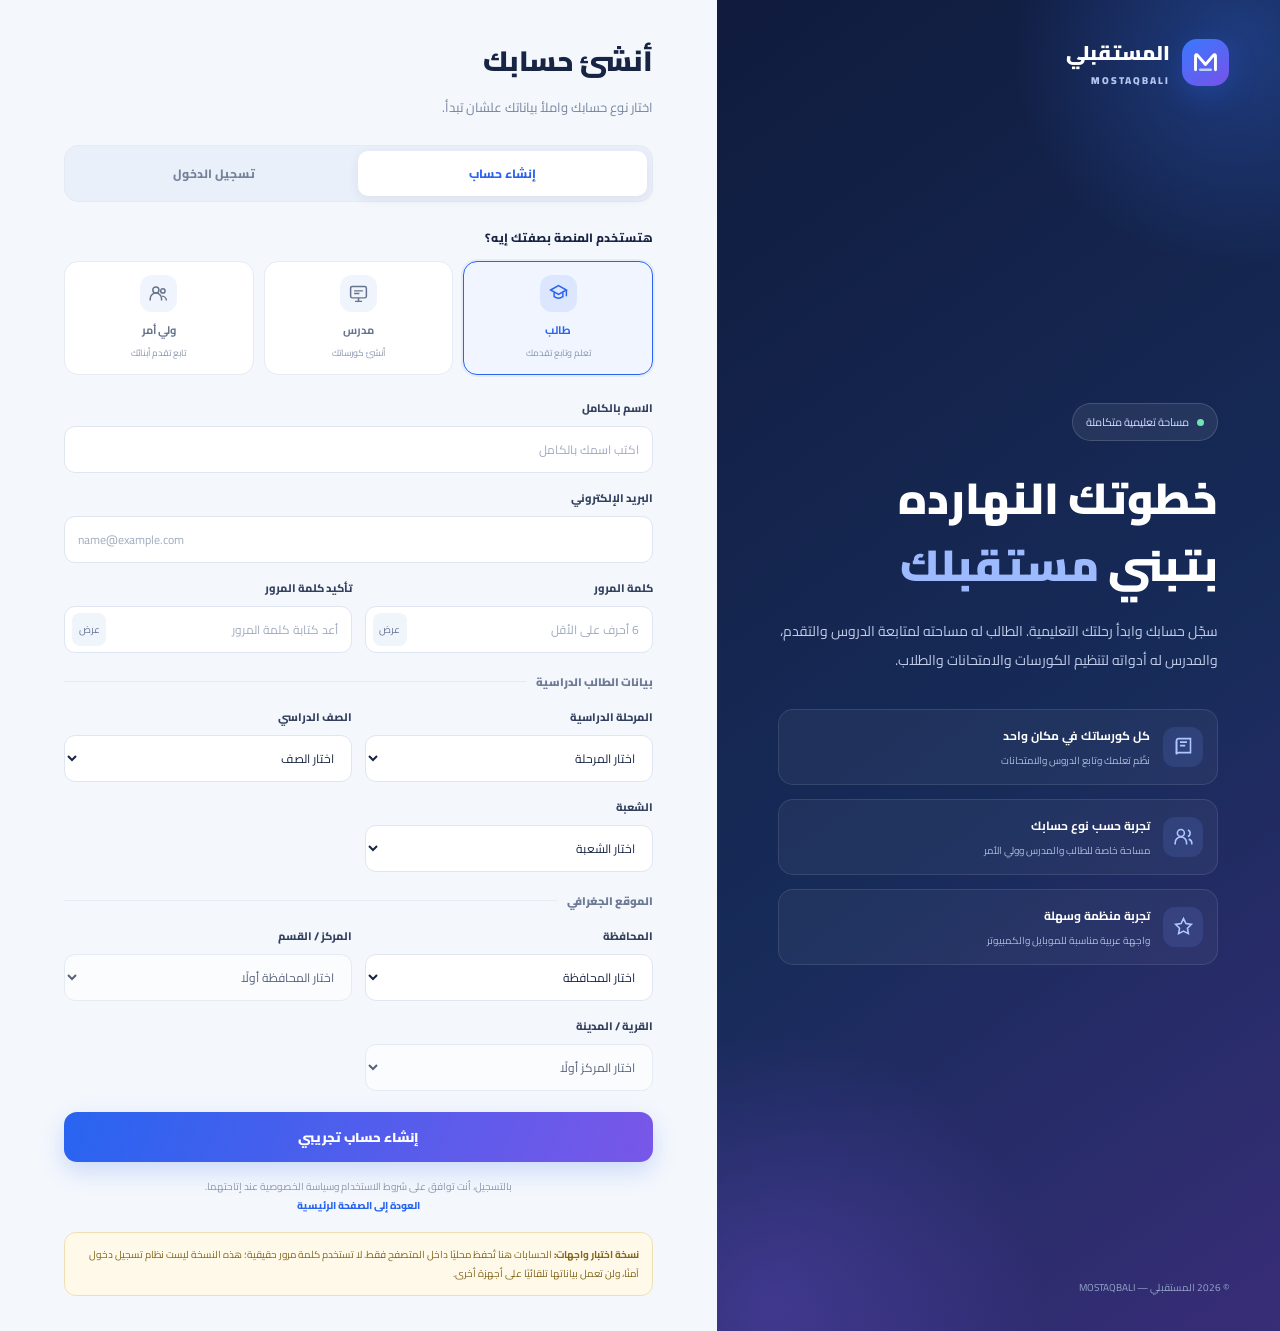
<file: auth.html>
<!DOCTYPE html>
<html lang="ar" dir="rtl">
<head>
<meta charset="UTF-8">
<meta name="viewport" content="width=device-width, initial-scale=1.0, viewport-fit=cover">
<meta name="theme-color" content="#101b3d">
<meta name="description" content="تسجيل الدخول وإنشاء حساب على منصة المستقبلي التعليمية.">
<title>الحسابات | المستقبلي</title>

<style>
@import url('https://fonts.googleapis.com/css2?family=Cairo:wght@400;500;600;700;800;900&display=swap');

:root{
  --navy:#101b3d;
  --navy2:#182957;
  --blue:#2864f0;
  --purple:#7957e8;
  --bg:#f4f7fc;
  --white:#fff;
  --text:#172443;
  --muted:#7885a0;
  --line:#e5eaf4;
  --danger:#d83d58;
  --success:#16875e;
}

*{box-sizing:border-box;margin:0;padding:0}

body{
  min-height:100vh;
  font-family:'Cairo',sans-serif;
  background:var(--bg);
  color:var(--text);
}

button,input,select{font:inherit}
button{cursor:pointer}
a{text-decoration:none;color:inherit}

.layout{
  min-height:100vh;
  display:grid;
  grid-template-columns:.88fr 1.12fr;
}

.visual-panel{
  min-height:100vh;
  position:relative;
  overflow:hidden;
  background:linear-gradient(145deg,#101b3d,#172b59 57%,#382d78);
  color:white;
  padding:34px clamp(24px,4vw,62px);
  display:flex;
  flex-direction:column;
  justify-content:space-between;
  isolation:isolate;
}

.visual-panel:before,.visual-panel:after{
  content:"";
  position:absolute;
  z-index:-1;
  border-radius:50%;
  pointer-events:none;
}

.visual-panel:before{
  width:450px;height:450px;
  top:-180px;right:-180px;
  background:radial-gradient(circle,rgba(60,122,255,.3),transparent 70%);
}

.visual-panel:after{
  width:550px;height:550px;
  bottom:-250px;left:-220px;
  background:radial-gradient(circle,rgba(133,90,244,.27),transparent 70%);
}

.brand{
  display:flex;
  align-items:center;
  gap:12px;
  position:relative;
  z-index:1;
}

.brand-logo{
  width:47px;height:47px;
  border-radius:15px;
  display:grid;place-items:center;
  background:linear-gradient(145deg,#3979ff,#7752e8);
  box-shadow:0 9px 28px rgba(40,100,240,.3);
}

.brand-logo svg{width:29px;height:29px}

.brand-name{font-size:20px;font-weight:900}
.brand-name small{
  display:block;
  direction:ltr;
  text-align:right;
  letter-spacing:2px;
  font-size:10px;
  color:#b4c5f0;
}

.panel-content{
  max-width:500px;
  margin:60px auto;
  position:relative;
  z-index:1;
}

.panel-label{
  display:inline-flex;
  align-items:center;
  gap:8px;
  padding:8px 13px;
  border-radius:999px;
  border:1px solid rgba(255,255,255,.15);
  background:rgba(255,255,255,.07);
  color:#d1dcff;
  font-size:11px;
  margin-bottom:24px;
}

.panel-label span{
  width:7px;height:7px;
  background:#72e4b4;
  border-radius:50%;
}

.panel-content h1{
  font-size:clamp(32px,3.4vw,49px);
  font-weight:900;
  line-height:1.55;
  margin-bottom:17px;
}

.panel-content h1 span{
  color:#9dbaff;
}

.panel-description{
  color:#c0cce8;
  line-height:2.1;
  font-size:14px;
  max-width:440px;
}

.panel-features{
  display:grid;
  gap:14px;
  margin-top:33px;
}

.panel-feature{
  display:flex;
  align-items:center;
  gap:13px;
  padding:14px;
  border:1px solid rgba(255,255,255,.1);
  background:rgba(255,255,255,.045);
  border-radius:15px;
}

.panel-feature-icon{
  width:40px;height:40px;
  border-radius:12px;
  display:grid;place-items:center;
  background:rgba(111,148,255,.14);
  color:#afc7ff;
  flex-shrink:0;
}

.panel-feature-icon svg{width:21px;height:21px}
.panel-feature strong{display:block;font-size:12px}
.panel-feature small{display:block;font-size:10px;color:#adbbda;margin-top:4px}

.panel-footer{
  color:#94a4c8;
  font-size:10px;
  position:relative;
  z-index:1;
}

.form-panel{
  padding:35px clamp(20px,5vw,75px);
  display:flex;
  align-items:center;
  justify-content:center;
}

.form-wrap{width:100%;max-width:590px}

.mobile-brand{display:none}

.form-header{margin-bottom:25px}
.form-header h2{font-size:28px;font-weight:900;margin-bottom:8px}
.form-header p{font-size:13px;color:var(--muted);line-height:1.9}

.mode-switch{
  display:grid;
  grid-template-columns:1fr 1fr;
  padding:5px;
  border:1px solid var(--line);
  background:#eaf0fa;
  border-radius:14px;
  margin-bottom:24px;
}

.mode-btn{
  padding:11px 10px;
  border:0;
  border-radius:10px;
  background:transparent;
  color:#75819a;
  font-size:12px;
  font-weight:800;
  transition:.2s;
}

.mode-btn.active{
  background:white;
  color:var(--blue);
  box-shadow:0 3px 12px rgba(27,48,91,.08);
}

.role-title{
  font-size:12px;
  font-weight:800;
  margin-bottom:12px;
}

.roles{
  display:grid;
  grid-template-columns:repeat(3,minmax(0,1fr));
  gap:10px;
  margin-bottom:23px;
}

.role-option{
  border:1px solid var(--line);
  background:white;
  border-radius:14px;
  padding:13px 7px;
  color:#66738d;
  text-align:center;
  transition:.2s;
}

.role-option:hover{border-color:#a9bdff}

.role-option.active{
  border-color:var(--blue);
  background:#f0f5ff;
  color:var(--blue);
  box-shadow:0 0 0 2px rgba(40,100,240,.07);
}

.role-symbol{
  width:37px;height:37px;
  margin:0 auto 8px;
  border-radius:12px;
  display:grid;place-items:center;
  background:#f0f4fc;
}

.role-option.active .role-symbol{
  background:#dce7ff;
}

.role-symbol svg{width:21px;height:21px}
.role-option strong{font-size:11px;display:block}
.role-option small{font-size:9px;display:block;margin-top:4px;color:#8995ad}

.form-grid{
  display:grid;
  grid-template-columns:1fr 1fr;
  gap:15px 13px;
}

.field{min-width:0}
.field.full{grid-column:1/-1}

.field label{
  display:block;
  font-size:11px;
  font-weight:800;
  margin-bottom:8px;
  color:#33415f;
}

.input-wrap{position:relative}

.input-wrap input,.field select,.field input{
  width:100%;
  height:47px;
  border:1px solid #dfe6f1;
  background:#fff;
  border-radius:11px;
  outline:none;
  padding:0 13px;
  color:var(--text);
  font-size:12px;
  transition:border .2s,box-shadow .2s;
}

.field select{cursor:pointer}

.input-wrap input:focus,.field input:focus,.field select:focus{
  border-color:#7399ff;
  box-shadow:0 0 0 3px rgba(40,100,240,.09);
}

.input-wrap input::placeholder,.field input::placeholder{color:#a0abc0}

.password-input{padding-left:47px!important}

.toggle-password{
  position:absolute;
  left:8px;top:7px;
  width:34px;height:33px;
  border:0;
  border-radius:8px;
  background:#f0f4fb;
  color:#687797;
  font-size:10px;
}

.hint{
  display:block;
  font-size:10px;
  line-height:1.8;
  color:#8995aa;
  margin-top:6px;
}

.section-divider{
  grid-column:1/-1;
  display:flex;
  align-items:center;
  gap:10px;
  margin-top:4px;
  color:#6e7b97;
  font-size:11px;
  font-weight:900;
}

.section-divider:after{
  content:"";
  height:1px;
  background:var(--line);
  flex:1;
}

.form-error,.form-success{
  display:none;
  border-radius:11px;
  padding:11px 13px;
  margin-top:15px;
  font-size:11px;
  line-height:1.8;
}

.form-error{background:#fff0f2;color:var(--danger);border:1px solid #ffd5dc}
.form-success{background:#eaf9f2;color:var(--success);border:1px solid #c9efdc}

.submit-btn{
  margin-top:21px;
  width:100%;
  min-height:50px;
  border:0;
  border-radius:13px;
  background:linear-gradient(110deg,var(--blue),var(--purple));
  color:white;
  font-size:13px;
  font-weight:900;
  box-shadow:0 9px 23px rgba(40,100,240,.2);
  transition:.2s;
}

.submit-btn:hover{transform:translateY(-2px);box-shadow:0 13px 27px rgba(40,100,240,.28)}

.form-note{
  text-align:center;
  color:#8b97ad;
  font-size:10px;
  line-height:1.9;
  margin-top:15px;
}

.form-note a{color:var(--blue);font-weight:800}

.demo-notice{
  margin-top:17px;
  padding:12px 13px;
  border:1px solid #f0dfb0;
  background:#fff9e9;
  border-radius:12px;
  color:#84651c;
  font-size:10px;
  line-height:1.9;
}

.hidden{display:none!important}

@media(max-width:900px){
  .layout{grid-template-columns:1fr}
  .visual-panel{display:none}
  .form-panel{padding:26px 22px 38px}
  .form-wrap{max-width:620px}
  .mobile-brand{display:flex;margin-bottom:32px}
  .form-header h2{font-size:25px}
}

@media(max-width:480px){
  .form-panel{padding:19px 16px 30px}
  .mobile-brand{margin-bottom:27px}
  .form-grid{grid-template-columns:1fr;gap:14px}
  .field.full{grid-column:auto}
  .section-divider{grid-column:auto}
  .roles{gap:7px}
  .role-option{padding:12px 4px}
  .role-option strong{font-size:10px}
  .role-option small{font-size:8px}
  .form-header{margin-bottom:21px}
  .form-header h2{font-size:23px}
}

@media(prefers-reduced-motion:reduce){
  *,*:before,*:after{transition:none!important}
}
</style>
</head>

<body>
<div class="layout">

  <aside class="visual-panel">
    <a class="brand" href="index.html">
      <span class="brand-logo">
        <svg viewBox="0 0 32 32" fill="none" aria-hidden="true">
          <path d="M5 24V8.5C5 7.4 6.4 6.9 7.1 7.8L16 18.2L24.9 7.8C25.6 6.9 27 7.4 27 8.5V24" stroke="white" stroke-width="3.2" stroke-linecap="round" stroke-linejoin="round"/>
          <path d="M10 24H22" stroke="#B9D0FF" stroke-width="2.5" stroke-linecap="round"/>
        </svg>
      </span>
      <span class="brand-name">المستقبلي<small>MOSTAQBALI</small></span>
    </a>

    <div class="panel-content">
      <div class="panel-label"><span></span> مساحة تعليمية متكاملة</div>
      <h1>خطوتك النهارده<br>بتبني <span>مستقبلك</span></h1>
      <p class="panel-description">
        سجّل حسابك وابدأ رحلتك التعليمية. الطالب له مساحته لمتابعة الدروس
        والتقدم، والمدرس له أدواته لتنظيم الكورسات والامتحانات والطلاب.
      </p>

      <div class="panel-features">
        <div class="panel-feature">
          <span class="panel-feature-icon">
            <svg viewBox="0 0 24 24" fill="none" stroke="currentColor" stroke-width="1.8"><path d="M4 5.5A2.5 2.5 0 0 1 6.5 3H20v16H6.5A2.5 2.5 0 0 0 4 21z"/><path d="M4 5.5v15M8 7h8M8 11h6"/></svg>
          </span>
          <span><strong>كل كورساتك في مكان واحد</strong><small>نظّم تعلمك وتابع الدروس والامتحانات</small></span>
        </div>

        <div class="panel-feature">
          <span class="panel-feature-icon">
            <svg viewBox="0 0 24 24" fill="none" stroke="currentColor" stroke-width="1.8"><circle cx="9" cy="8" r="4"/><path d="M2.5 21v-2a6.5 6.5 0 0 1 13 0v2M17 4.5a4 4 0 0 1 0 7.5M18 15a5 5 0 0 1 3.5 4.8V21"/></svg>
          </span>
          <span><strong>تجربة حسب نوع حسابك</strong><small>مساحة خاصة للطالب والمدرس وولي الأمر</small></span>
        </div>

        <div class="panel-feature">
          <span class="panel-feature-icon">
            <svg viewBox="0 0 24 24" fill="none" stroke="currentColor" stroke-width="1.8"><path d="M12 3 14.8 8.7 21 9.6 16.5 14l1.1 6.2L12 17.3l-5.6 2.9L7.5 14 3 9.6l6.2-.9L12 3Z"/></svg>
          </span>
          <span><strong>تجربة منظمة وسهلة</strong><small>واجهة عربية مناسبة للموبايل والكمبيوتر</small></span>
        </div>
      </div>
    </div>

    <div class="panel-footer">© <span id="desktopYear"></span> المستقبلي — MOSTAQBALI</div>
  </aside>

  <main class="form-panel">
    <div class="form-wrap">

      <a class="brand mobile-brand" href="index.html">
        <span class="brand-logo">
          <svg viewBox="0 0 32 32" fill="none" aria-hidden="true">
            <path d="M5 24V8.5C5 7.4 6.4 6.9 7.1 7.8L16 18.2L24.9 7.8C25.6 6.9 27 7.4 27 8.5V24" stroke="white" stroke-width="3.2" stroke-linecap="round" stroke-linejoin="round"/>
            <path d="M10 24H22" stroke="#B9D0FF" stroke-width="2.5" stroke-linecap="round"/>
          </svg>
        </span>
        <span class="brand-name">المستقبلي<small>MOSTAQBALI</small></span>
      </a>

      <div class="form-header">
        <h2 id="formTitle">أنشئ حسابك</h2>
        <p id="formDescription">اختار نوع حسابك واملأ بياناتك علشان تبدأ.</p>
      </div>

      <div class="mode-switch">
        <button type="button" class="mode-btn active" id="registerMode">إنشاء حساب</button>
        <button type="button" class="mode-btn" id="loginMode">تسجيل الدخول</button>
      </div>

      <form id="accountForm" novalidate>
        <div class="role-title">هتستخدم المنصة بصفتك إيه؟</div>

        <div class="roles">
          <button class="role-option active" type="button" data-role="student">
            <span class="role-symbol">
              <svg viewBox="0 0 24 24" fill="none" stroke="currentColor" stroke-width="1.7"><path d="m3 8 9-5 9 5-9 5-9-5Z"/><path d="M7 10.5v5c3.3 2.4 6.7 2.4 10 0v-5M21 8v7"/></svg>
            </span>
            <strong>طالب</strong><small>تعلم وتابع تقدمك</small>
          </button>

          <button class="role-option" type="button" data-role="teacher">
            <span class="role-symbol">
              <svg viewBox="0 0 24 24" fill="none" stroke="currentColor" stroke-width="1.7"><rect x="3" y="4" width="18" height="13" rx="2"/><path d="M8 21h8M12 17v4M7 9h10M7 12h6"/></svg>
            </span>
            <strong>مدرس</strong><small>أنشئ كورساتك</small>
          </button>

          <button class="role-option" type="button" data-role="parent">
            <span class="role-symbol">
              <svg viewBox="0 0 24 24" fill="none" stroke="currentColor" stroke-width="1.7"><circle cx="9" cy="8" r="3.5"/><circle cx="17" cy="9" r="2.5"/><path d="M2.5 20v-2a6.5 6.5 0 0 1 13 0v2M16 15a5 5 0 0 1 5 5"/></svg>
            </span>
            <strong>ولي أمر</strong><small>تابع تقدم أبنائك</small>
          </button>
        </div>

        <div class="form-grid">
          <div class="field full" id="nameField">
            <label for="fullName">الاسم بالكامل</label>
            <input id="fullName" name="fullName" type="text" autocomplete="name" placeholder="اكتب اسمك بالكامل">
          </div>

          <div class="field full" id="emailField">
            <label for="email">البريد الإلكتروني</label>
            <input id="email" name="email" type="email" autocomplete="email" placeholder="name@example.com" dir="ltr">
          </div>

          <div class="field" id="passwordField">
            <label for="password">كلمة المرور</label>
            <div class="input-wrap">
              <input class="password-input" id="password" name="password" type="password" autocomplete="new-password" placeholder="6 أحرف على الأقل">
              <button class="toggle-password" type="button" data-target="password">عرض</button>
            </div>
          </div>

          <div class="field" id="confirmField">
            <label for="confirmPassword">تأكيد كلمة المرور</label>
            <div class="input-wrap">
              <input class="password-input" id="confirmPassword" name="confirmPassword" type="password" autocomplete="new-password" placeholder="أعد كتابة كلمة المرور">
              <button class="toggle-password" type="button" data-target="confirmPassword">عرض</button>
            </div>
          </div>

          <div class="field full hidden" id="studentSection">
            <div class="section-divider">بيانات الطالب الدراسية</div>
          </div>

          <div class="field hidden" id="stageField">
            <label for="stage">المرحلة الدراسية</label>
            <select id="stage">
              <option value="">اختار المرحلة</option>
              <option>ابتدائي</option>
              <option>إعدادي</option>
              <option>ثانوي</option>
              <option>تعليم جامعي</option>
              <option>أخرى</option>
            </select>
          </div>

          <div class="field hidden" id="gradeField">
            <label for="grade">الصف الدراسي</label>
            <select id="grade">
              <option value="">اختار الصف</option>
            </select>
          </div>

          <div class="field hidden" id="branchField">
            <label for="branch">الشعبة</label>
            <select id="branch">
              <option value="">اختار الشعبة</option>
              <option value="general">غير محدد / لا ينطبق</option>
              <option value="science">علمي علوم</option>
              <option value="math">علمي رياضة</option>
              <option value="literary">أدبي</option>
            </select>
          </div>

          <div class="field hidden" id="teacherSection">
            <div class="section-divider">بيانات المدرس المهنية</div>
          </div>

          <div class="field hidden" id="specialtyField">
            <label for="specialty">التخصص الرئيسي</label>
            <select id="specialty">
              <option value="">اختار التخصص</option>
              <option>لغة عربية</option>
              <option>لغة إنجليزية</option>
              <option>لغة فرنسية</option>
              <option>رياضيات</option>
              <option>فيزياء</option>
              <option>كيمياء</option>
              <option>أحياء</option>
              <option>علوم</option>
              <option>دراسات اجتماعية</option>
              <option>مواد أخرى</option>
            </select>
          </div>

          <div class="field hidden" id="experienceField">
            <label for="experience">سنوات الخبرة</label>
            <select id="experience">
              <option value="">اختار المدة</option>
              <option>أقل من سنة</option>
              <option>1–3 سنوات</option>
              <option>4–7 سنوات</option>
              <option>أكثر من 7 سنوات</option>
            </select>
          </div>

          <div class="field hidden" id="parentSection">
            <div class="section-divider">بيانات ولي الأمر</div>
          </div>

          <div class="field full hidden" id="studentEmailField">
            <label for="studentEmail">بريد الطالب المراد ربطه لاحقًا</label>
            <input id="studentEmail" type="email" placeholder="البريد الإلكتروني للطالب" dir="ltr">
            <small class="hint">في النسخة النهائية، يلزم التحقق من موافقة الطالب أو آلية الربط التي تعتمدها المنصة.</small>
          </div>

          <div class="field full hidden" id="locationSection">
            <div class="section-divider">الموقع الجغرافي</div>
          </div>

          <div class="field hidden" id="governorateField">
            <label for="governorate">المحافظة</label>
            <select id="governorate">
              <option value="">اختار المحافظة</option>
            </select>
          </div>

          <div class="field hidden" id="centerField">
            <label for="center">المركز / القسم</label>
            <select id="center" disabled>
              <option value="">اختار المحافظة أولًا</option>
            </select>
          </div>

          <div class="field hidden" id="localityField">
            <label for="locality">القرية / المدينة</label>
            <select id="locality" disabled>
              <option value="">اختار المركز أولًا</option>
            </select>
          </div>

          <div class="field full hidden" id="teacherBioField">
            <label for="bio">نبذة مختصرة عنك</label>
            <input id="bio" type="text" maxlength="240" placeholder="عرّف الطلاب بنفسك وتخصصك">
          </div>
        </div>

        <div class="form-error" id="formError" role="alert"></div>
        <div class="form-success" id="formSuccess" role="status"></div>

        <button class="submit-btn" type="submit" id="submitButton">إنشاء حساب تجريبي</button>

        <p class="form-note" id="formNote">
          بالتسجيل، أنت توافق على شروط الاستخدام وسياسة الخصوصية عند إتاحتهما.
          <br><a href="index.html">العودة إلى الصفحة الرئيسية</a>
        </p>

        <div class="demo-notice">
          <strong>نسخة اختبار واجهات:</strong>
          الحسابات هنا تُحفظ محليًا داخل المتصفح فقط. لا تستخدم كلمة مرور حقيقية؛
          هذه النسخة ليست نظام تسجيل دخول آمنًا، ولن تعمل بياناتها تلقائيًا على أجهزة أخرى.
        </div>
      </form>
    </div>
  </main>
</div>

<script>
"use strict";

const USERS_KEY = "mostaqbali_demo_users_v2";
const SESSION_KEY = "mostaqbali_demo_session_v2";

const $ = id => document.getElementById(id);

let currentMode = "register";
let currentRole = "student";

const roleNames = {
  student: "طالب",
  teacher: "مدرس",
  parent: "ولي أمر"
};

const roleDestinations = {
  student: "home.html",
  teacher: "teacher-dashboard.html",
  parent: "parent-dashboard.html"
};

/*
 * هذه بيانات مكانية أولية للاختبار وليست قاعدة بيانات رسمية كاملة.
 * يجب استكمالها ومراجعتها قبل استخدامها في التسجيل الحقيقي.
 */
const locationData = {
  "القاهرة": {
    "مدينة نصر": ["مدينة نصر"],
    "مصر الجديدة": ["مصر الجديدة"],
    "المعادي": ["المعادي"],
    "حلوان": ["حلوان"],
    "شبرا": ["شبرا"]
  },
  "الجيزة": {
    "الجيزة": ["الجيزة"],
    "6 أكتوبر": ["6 أكتوبر"],
    "الشيخ زايد": ["الشيخ زايد"],
    "البدرشين": ["البدرشين"],
    "أوسيم": ["أوسيم"]
  },
  "الإسكندرية": {
    "المنتزه": ["المنتزه"],
    "شرق الإسكندرية": ["سيدي جابر", "سموحة"],
    "وسط الإسكندرية": ["محرم بك", "الحضرة"],
    "برج العرب": ["برج العرب"]
  },
  "المنوفية": {
    "شبين الكوم": ["شبين الكوم", "ميت خاقان", "شنوان"],
    "منوف": ["منوف", "زاوية رزين", "برهيم"],
    "أشمون": ["أشمون", "ساقية أبو شعرة", "سمادون"],
    "الباجور": ["الباجور", "مشيرف"],
    "قويسنا": ["قويسنا", "أم خنان"],
    "تلا": ["تلا", "بابل"],
    "بركة السبع": ["بركة السبع", "الدبابية"],
    "الشهداء": ["الشهداء", "دنشواي"],
    "سرس الليان": ["سرس الليان"]
  },
  "القليوبية": {
    "بنها": ["بنها", "كفر الجزار"],
    "شبرا الخيمة": ["شبرا الخيمة"],
    "قليوب": ["قليوب"],
    "طوخ": ["طوخ"],
    "قها": ["قها"],
    "الخانكة": ["الخانكة"]
  },
  "الغربية": {
    "طنطا": ["طنطا"],
    "المحلة الكبرى": ["المحلة الكبرى"],
    "كفر الزيات": ["كفر الزيات"],
    "زفتى": ["زفتى"],
    "السنطة": ["السنطة"],
    "سمنود": ["سمنود"]
  },
  "الشرقية": {
    "الزقازيق": ["الزقازيق"],
    "بلبيس": ["بلبيس"],
    "منيا القمح": ["منيا القمح"],
    "فاقوس": ["فاقوس"],
    "أبو حماد": ["أبو حماد"],
    "ديرب نجم": ["ديرب نجم"]
  },
  "الدقهلية": {
    "المنصورة": ["المنصورة"],
    "ميت غمر": ["ميت غمر"],
    "طلخا": ["طلخا"],
    "أجا": ["أجا"],
    "دكرنس": ["دكرنس"],
    "السنبلاوين": ["السنبلاوين"]
  },
  "البحيرة": {
    "دمنهور": ["دمنهور"],
    "كفر الدوار": ["كفر الدوار"],
    "إيتاي البارود": ["إيتاي البارود"],
    "رشيد": ["رشيد"],
    "أبو حمص": ["أبو حمص"]
  },
  "كفر الشيخ": {
    "كفر الشيخ": ["كفر الشيخ"],
    "دسوق": ["دسوق"],
    "فوه": ["فوه"],
    "بيلا": ["بيلا"],
    "الحامول": ["الحامول"]
  },
  "دمياط": {
    "دمياط": ["دمياط"],
    "فارسكور": ["فارسكور"],
    "الزرقا": ["الزرقا"],
    "كفر سعد": ["كفر سعد"]
  },
  "بورسعيد": {
    "حي الشرق": ["حي الشرق"],
    "حي العرب": ["حي العرب"],
    "الضواحي": ["الضواحي"],
    "بورفؤاد": ["بورفؤاد"]
  },
  "الإسماعيلية": {
    "الإسماعيلية": ["الإسماعيلية"],
    "التل الكبير": ["التل الكبير"],
    "فايد": ["فايد"],
    "القنطرة شرق": ["القنطرة شرق"],
    "القنطرة غرب": ["القنطرة غرب"]
  },
  "السويس": {
    "حي السويس": ["حي السويس"],
    "الأربعين": ["الأربعين"],
    "عتاقة": ["عتاقة"],
    "الجناين": ["الجناين"]
  },
  "الفيوم": {
    "الفيوم": ["الفيوم"],
    "إطسا": ["إطسا"],
    "سنورس": ["سنورس"],
    "طامية": ["طامية"],
    "أبشواي": ["أبشواي"]
  },
  "بني سويف": {
    "بني سويف": ["بني سويف"],
    "ناصر": ["ناصر"],
    "الواسطى": ["الواسطى"],
    "إهناسيا": ["إهناسيا"],
    "ببا": ["ببا"]
  },
  "المنيا": {
    "المنيا": ["المنيا"],
    "مغاغة": ["مغاغة"],
    "بني مزار": ["بني مزار"],
    "سمالوط": ["سمالوط"],
    "ملوي": ["ملوي"]
  },
  "أسيوط": {
    "أسيوط": ["أسيوط"],
    "ديروط": ["ديروط"],
    "القوصية": ["القوصية"],
    "أبو تيج": ["أبو تيج"],
    "منفلوط": ["منفلوط"]
  },
  "سوهاج": {
    "سوهاج": ["سوهاج"],
    "أخميم": ["أخميم"],
    "جرجا": ["جرجا"],
    "طهطا": ["طهطا"],
    "المراغة": ["المراغة"]
  },
  "قنا": {
    "قنا": ["قنا"],
    "نجع حمادي": ["نجع حمادي"],
    "دشنا": ["دشنا"],
    "قفط": ["قفط"],
    "أبو تشت": ["أبو تشت"]
  },
  "الأقصر": {
    "الأقصر": ["الأقصر"],
    "إسنا": ["إسنا"],
    "القرنة": ["القرنة"],
    "الزينية": ["الزينية"]
  },
  "أسوان": {
    "أسوان": ["أسوان"],
    "كوم أمبو": ["كوم أمبو"],
    "إدفو": ["إدفو"],
    "دراو": ["دراو"]
  },
  "البحر الأحمر": {
    "الغردقة": ["الغردقة"],
    "سفاجا": ["سفاجا"],
    "القصير": ["القصير"],
    "مرسى علم": ["مرسى علم"]
  },
  "مطروح": {
    "مرسى مطروح": ["مرسى مطروح"],
    "الحمام": ["الحمام"],
    "العلمين": ["العلمين"],
    "الضبعة": ["الضبعة"],
    "سيوة": ["سيوة"]
  },
  "شمال سيناء": {
    "العريش": ["العريش"],
    "بئر العبد": ["بئر العبد"],
    "الشيخ زويد": ["الشيخ زويد"],
    "رفح": ["رفح"]
  },
  "جنوب سيناء": {
    "الطور": ["الطور"],
    "شرم الشيخ": ["شرم الشيخ"],
    "دهب": ["دهب"],
    "نويبع": ["نويبع"],
    "سانت كاترين": ["سانت كاترين"]
  },
  "الوادي الجديد": {
    "الخارجة": ["الخارجة"],
    "الداخلة": ["الداخلة"],
    "الفرافرة": ["الفرافرة"],
    "باريس": ["باريس"]
  },
  "الأقصر الجديدة": {
    "الأقصر": ["الأقصر"]
  }
};

const allFields = [
  "nameField","emailField","passwordField","confirmField",
  "studentSection","stageField","gradeField","branchField",
  "teacherSection","specialtyField","experienceField",
  "parentSection","studentEmailField",
  "locationSection","governorateField","centerField","localityField",
  "teacherBioField"
];

function showField(id, visible){
  $(id).classList.toggle("hidden", !visible);
}

function setMessage(type, message){
  const error = $("formError");
  const success = $("formSuccess");

  error.style.display = "none";
  success.style.display = "none";

  if(!message) return;

  const target = type === "success" ? success : error;
  target.textContent = message;
  target.style.display = "block";
}

function updateRoleUI(){
  allFields.forEach(id => showField(id, false));

  showField("emailField", true);
  showField("passwordField", true);
  showField("nameField", currentMode === "register");
  showField("confirmField", currentMode === "register");

  if(currentMode === "register"){
    if(currentRole === "student"){
      ["studentSection","stageField","gradeField","branchField",
       "locationSection","governorateField","centerField","localityField"]
        .forEach(id => showField(id, true));
    }

    if(currentRole === "teacher"){
      ["teacherSection","specialtyField","experienceField",
       "locationSection","governorateField","centerField","localityField",
       "teacherBioField"]
        .forEach(id => showField(id, true));
    }

    if(currentRole === "parent"){
      ["parentSection","studentEmailField",
       "locationSection","governorateField","centerField","localityField"]
        .forEach(id => showField(id, true));
    }
  }

  $("formTitle").textContent =
    currentMode === "register" ? "أنشئ حسابك" : "أهلًا بعودتك";

  $("formDescription").textContent =
    currentMode === "register"
      ? "اختار نوع حسابك واملأ بياناتك علشان تبدأ."
      : "اكتب بيانات الحساب التجريبي اللي سجلت بيها.";

  $("submitButton").textContent =
    currentMode === "register" ? "إنشاء حساب تجريبي" : "دخول إلى حسابي";

  $("password").autocomplete =
    currentMode === "register" ? "new-password" : "current-password";

  $("confirmPassword").required = currentMode === "register";
  $("fullName").required = currentMode === "register";
  $("confirmField").classList.toggle("hidden", currentMode !== "register");

  $("registerMode").classList.toggle("active", currentMode === "register");
  $("loginMode").classList.toggle("active", currentMode === "login");

  setMessage("", "");
}

function setMode(mode){
  currentMode = mode;
  updateRoleUI();
}

document.querySelectorAll("[data-role]").forEach(button => {
  button.addEventListener("click", () => {
    currentRole = button.dataset.role;

    document.querySelectorAll("[data-role]").forEach(item => {
      item.classList.toggle("active", item === button);
    });

    updateRoleUI();
  });
});

$("registerMode").addEventListener("click", () => setMode("register"));
$("loginMode").addEventListener("click", () => setMode("login"));

document.querySelectorAll(".toggle-password").forEach(button => {
  button.addEventListener("click", () => {
    const input = $(button.dataset.target);
    const reveal = input.type === "password";
    input.type = reveal ? "text" : "password";
    button.textContent = reveal ? "إخفاء" : "عرض";
  });
});

function fillSelect(select, items, placeholder){
  select.replaceChildren();

  const first = document.createElement("option");
  first.value = "";
  first.textContent = placeholder;
  select.appendChild(first);

  items.forEach(value => {
    const option = document.createElement("option");
    option.value = value;
    option.textContent = value;
    select.appendChild(option);
  });

  select.disabled = items.length === 0;
}

fillSelect($("governorate"), Object.keys(locationData), "اختار المحافظة");

$("governorate").addEventListener("change", () => {
  const governorate = $("governorate").value;
  const centers = governorate ? Object.keys(locationData[governorate]) : [];

  fillSelect($("center"), centers, centers.length ? "اختار المركز" : "اختار المحافظة أولًا");
  fillSelect($("locality"), [], "اختار المركز أولًا");
});

$("center").addEventListener("change", () => {
  const governorate = $("governorate").value;
  const center = $("center").value;
  const localities = governorate && center
    ? (locationData[governorate][center] || [])
    : [];

  fillSelect($("locality"), localities, localities.length ? "اختار القرية أو المدينة" : "اختار المركز أولًا");
});

$("stage").addEventListener("change", () => {
  const stage = $("stage").value;
  let grades = [];

  if(stage === "ابتدائي"){
    grades = ["الصف الأول الابتدائي","الصف الثاني الابتدائي","الصف الثالث الابتدائي","الصف الرابع الابتدائي","الصف الخامس الابتدائي","الصف السادس الابتدائي"];
  }else if(stage === "إعدادي"){
    grades = ["الصف الأول الإعدادي","الصف الثاني الإعدادي","الصف الثالث الإعدادي"];
  }else if(stage === "ثانوي"){
    grades = ["الصف الأول الثانوي","الصف الثاني الثانوي","الصف الثالث الثانوي"];
  }else if(stage === "تعليم جامعي"){
    grades = ["السنة الأولى","السنة الثانية","السنة الثالثة","السنة الرابعة","أخرى"];
  }else if(stage === "أخرى"){
    grades = ["غير محدد"];
  }

  fillSelect($("grade"), grades, "اختار الصف");

  const showBranch = stage === "ثانوي";
  showField("branchField", currentMode === "register" && currentRole === "student" && showBranch);

  if(!showBranch) $("branch").value = "";
});

function readUsers(){
  try{
    const value = JSON.parse(localStorage.getItem(USERS_KEY) || "[]");
    return Array.isArray(value) ? value : [];
  }catch{
    return [];
  }
}

function saveUsers(users){
  localStorage.setItem(USERS_KEY, JSON.stringify(users));
}

function getRequiredLocation(){
  const governorate = $("governorate").value;
  const center = $("center").value;
  const locality = $("locality").value;

  if(!governorate || !center || !locality){
    return {error:"اختار المحافظة، وبعدها المركز، وبعدها القرية أو المدينة."};
  }

  return {governorate, center, locality};
}

function getRegistrationData(){
  const name = $("fullName").value.trim();
  const email = $("email").value.trim().toLowerCase();
  const password = $("password").value;
  const confirm = $("confirmPassword").value;

  if(name.length < 3) return {error:"اكتب اسمك بالكامل."};
  if(!/^[^\s@]+@[^\s@]+\.[^\s@]+$/.test(email)) return {error:"اكتب بريدًا إلكترونيًا صحيحًا."};
  if(password.length < 6) return {error:"كلمة المرور لازم تكون 6 أحرف على الأقل."};
  if(password !== confirm) return {error:"كلمتا المرور غير متطابقتين."};

  const location = getRequiredLocation();
  if(location.error) return location;

  const data = {
    name,
    email,
    password,
    role:currentRole,
    location:{
      governorate:location.governorate,
      center:location.center,
      locality:location.locality
    },
    createdAt:new Date().toISOString(),
    demo:true
  };

  if(currentRole === "student"){
    data.stage = $("stage").value;
    data.grade = $("grade").value;
    data.branch = $("branch").value;

    if(!data.stage) return {error:"اختار المرحلة الدراسية."};
    if(!data.grade) return {error:"اختار الصف الدراسي."};
    if(data.stage === "ثانوي" && !data.branch) return {error:"اختار الشعبة الدراسية."};
  }

  if(currentRole === "teacher"){
    data.specialty = $("specialty").value;
    data.experience = $("experience").value;
    data.bio = $("bio").value.trim();
    data.teacherStatus = "pending";

    if(!data.specialty) return {error:"اختار تخصصك الرئيسي."};
    if(!data.experience) return {error:"اختار سنوات الخبرة."};
  }

  if(currentRole === "parent"){
    data.studentEmail = $("studentEmail").value.trim().toLowerCase();

    if(data.studentEmail && !/^[^\s@]+@[^\s@]+\.[^\s@]+$/.test(data.studentEmail)){
      return {error:"بريد الطالب المكتوب غير صحيح."};
    }
  }

  return {data};
}

function destinationFor(role){
  return roleDestinations[role] || "index.html";
}

function redirectToRole(user){
  const session = {
    email:user.email,
    role:user.role,
    name:user.name,
    demo:true,
    startedAt:new Date().toISOString()
  };

  sessionStorage.setItem(SESSION_KEY, JSON.stringify(session));
  window.location.href = destinationFor(user.role);
}

$("accountForm").addEventListener("submit", event => {
  event.preventDefault();
  setMessage("", "");

  const email = $("email").value.trim().toLowerCase();
  const password = $("password").value;

  if(!/^[^\s@]+@[^\s@]+\.[^\s@]+$/.test(email)){
    setMessage("error","اكتب بريدًا إلكترونيًا صحيحًا.");
    return;
  }

  if(password.length < 6){
    setMessage("error","كلمة المرور لازم تكون 6 أحرف على الأقل.");
    return;
  }

  const users = readUsers();

  if(currentMode === "register"){
    const result = getRegistrationData();

    if(result.error){
      setMessage("error",result.error);
      return;
    }

    if(users.some(user => user.email === email)){
      setMessage("error","البريد ده مسجل بالفعل في النسخة التجريبية. اختار تسجيل الدخول أو استخدم بريد اختبار آخر.");
      return;
    }

    /*
     * تخزين كلمة المرور كنص واضح هنا غير آمن.
     * هذا الكود مخصص للاختبار المحلي ببيانات وهمية فقط،
     * ويجب استبداله بمصادقة حقيقية قبل نشر المنصة للمستخدمين.
     */
    users.push(result.data);

    try{
      saveUsers(users);
      setMessage("success","تم إنشاء الحساب التجريبي. جاري فتح الواجهة المناسبة...");
      setTimeout(() => redirectToRole(result.data), 650);
    }catch{
      setMessage("error","تعذر حفظ الحساب داخل المتصفح. قد تكون مساحة التخزين غير متاحة.");
    }

    return;
  }

  const user = users.find(item =>
    item.email === email &&
    item.password === password &&
    item.role === currentRole
  );

  if(!user){
    setMessage("error","بيانات الدخول غير صحيحة، أو نوع الحساب المختار لا يطابق الحساب المسجل.");
    return;
  }

  setMessage("success","تم تسجيل الدخول التجريبي. جاري فتح حسابك...");
  setTimeout(() => redirectToRole(user), 500);
});

$("desktopYear").textContent = new Date().getFullYear();

const params = new URLSearchParams(window.location.search);
if(params.get("mode") === "login"){
  setMode("login");
}else{
  updateRoleUI();
}
</script>
</body>
              </html>
</file>
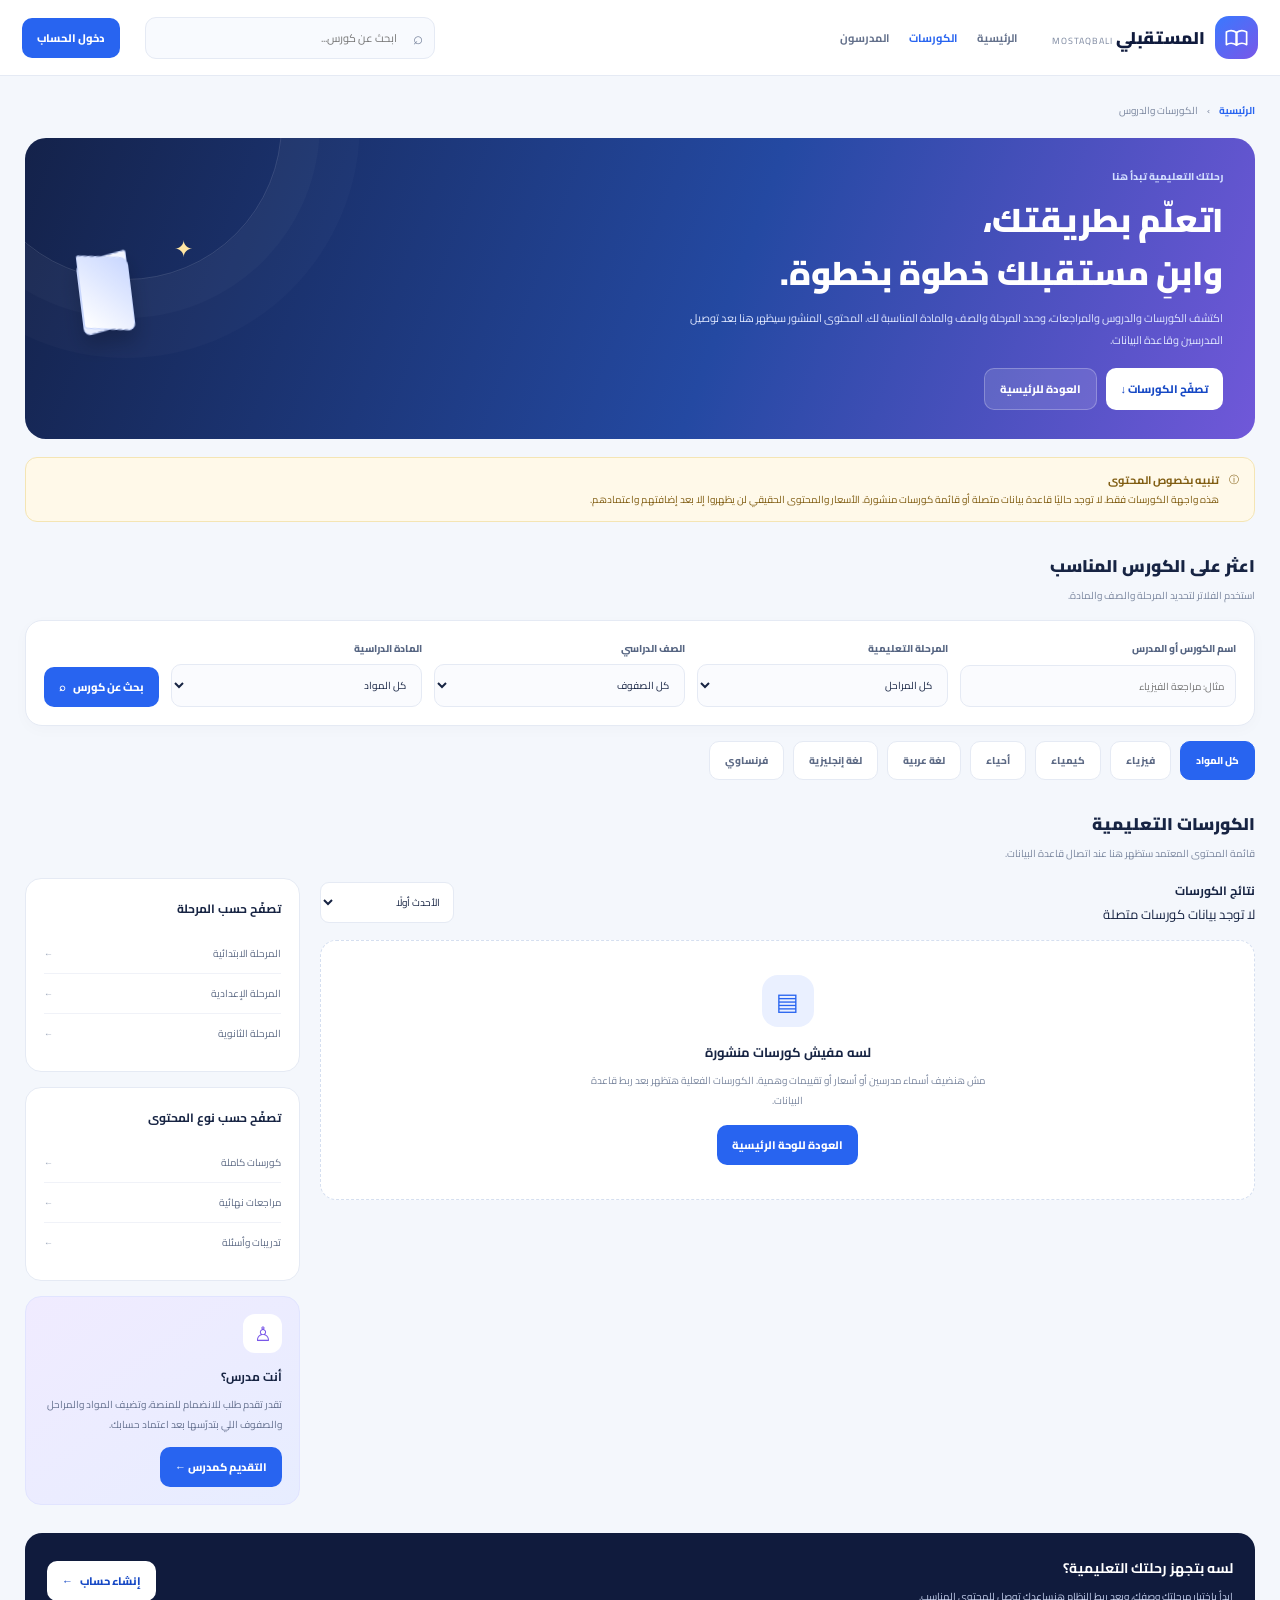
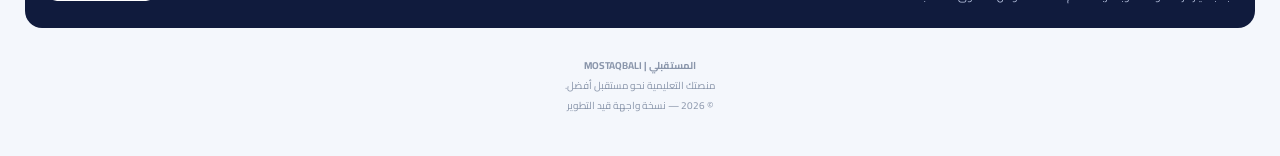
<file: courses.html>
<!DOCTYPE html>
<html lang="ar" dir="rtl">
<head>
  <meta charset="UTF-8">
  <meta name="viewport" content="width=device-width, initial-scale=1">
  <meta name="theme-color" content="#101B3D">
  <meta name="description" content="تصفح الكورسات والدروس التعليمية على المستقبلي MOSTAQBALI">
  <title>الكورسات والدروس | المستقبلي</title>

  <style>
    @import url('https://fonts.googleapis.com/css2?family=Cairo:wght@400;500;600;700;800;900&display=swap');

    :root {
      --navy: #101B3D;
      --blue: #2864F0;
      --blue-dark: #1749C5;
      --purple: #7957E8;
      --bg: #F4F7FC;
      --white: #FFFFFF;
      --text: #172443;
      --muted: #7B879F;
      --border: #E5EAF4;
      --green: #159B67;
      --orange: #E99A24;
      --red: #D9485F;
      --radius: 17px;
      --shadow: 0 8px 28px rgba(20, 38, 78, .055);
    }

    * { box-sizing: border-box; margin: 0; padding: 0; }

    [hidden] { display: none !important; }

    body {
      min-height: 100vh;
      background: var(--bg);
      color: var(--text);
      font-family: "Cairo", Tahoma, Arial, sans-serif;
      font-size: 13px;
    }

    button, input, select { font: inherit; }
    button { cursor: pointer; }
    button:focus-visible, input:focus-visible, select:focus-visible {
      outline: 3px solid #B9CCFF;
      outline-offset: 2px;
    }

    a { text-decoration: none; color: inherit; }

    .topbar {
      height: 76px;
      background: white;
      border-bottom: 1px solid var(--border);
      display: flex;
      align-items: center;
      gap: 25px;
      padding: 0 max(22px, calc((100vw - 1400px) / 2));
      position: sticky;
      top: 0;
      z-index: 20;
    }

    .brand {
      display: flex;
      align-items: center;
      gap: 10px;
      flex-shrink: 0;
    }

    .brand-mark {
      width: 43px;
      height: 43px;
      border-radius: 14px;
      background: linear-gradient(140deg, #3979FF, #7957E8);
      display: grid;
      place-items: center;
    }

    .brand-mark svg { width: 27px; height: 27px; }

    .brand-name { font-size: 17px; font-weight: 900; color: var(--navy); }
    .brand-en { font-size: 9px; color: var(--muted); letter-spacing: 1px; direction: ltr; }

    .top-links {
      display: flex;
      align-items: center;
      gap: 20px;
      margin-right: 10px;
    }

    .top-links a {
      color: #63708B;
      font-size: 11px;
      font-weight: 700;
      transition: color .2s;
    }

    .top-links a:hover, .top-links a.active { color: var(--blue); }

    .top-spacer { flex: 1; }

    .top-search {
      position: relative;
      width: min(290px, 25vw);
    }

    .top-search input {
      width: 100%;
      border: 1px solid var(--border);
      background: #F8FAFE;
      border-radius: 11px;
      padding: 10px 37px 10px 12px;
      font-size: 11px;
      outline: none;
    }

    .top-search span {
      position: absolute;
      right: 12px;
      top: 50%;
      transform: translateY(-50%);
      font-size: 17px;
      color: var(--muted);
    }

    .btn {
      display: inline-flex;
      align-items: center;
      justify-content: center;
      gap: 7px;
      border: 0;
      border-radius: 10px;
      padding: 10px 15px;
      font-size: 11px;
      font-weight: 800;
      transition: .2s;
      white-space: nowrap;
    }

    .btn:hover { transform: translateY(-1px); }
    .btn-primary { background: var(--blue); color: white; }
    .btn-light { background: #EAF0FF; color: var(--blue); }
    .btn-outline { background: white; border: 1px solid var(--border); color: var(--text); }
    .btn-white { background: white; color: var(--blue-dark); }

    .page {
      max-width: 1400px;
      padding: 25px 25px 40px;
      margin: auto;
    }

    .breadcrumb {
      display: flex;
      flex-wrap: wrap;
      gap: 9px;
      color: var(--muted);
      font-size: 10px;
      margin-bottom: 18px;
    }

    .breadcrumb a { color: var(--blue); font-weight: 700; }

    .hero {
      position: relative;
      overflow: hidden;
      border-radius: 21px;
      background: linear-gradient(110deg, #14224A 0%, #2449A2 57%, #7058D9 100%);
      color: white;
      padding: 29px 32px;
      display: flex;
      align-items: center;
      justify-content: space-between;
      gap: 20px;
      min-height: 190px;
    }

    .hero::after {
      content: "";
      position: absolute;
      width: 310px;
      height: 310px;
      border: 1px solid rgba(255,255,255,.13);
      border-radius: 50%;
      left: -55px;
      top: -170px;
      box-shadow: 0 0 0 38px rgba(255,255,255,.025), 0 0 0 78px rgba(255,255,255,.02);
    }

    .hero-copy { position: relative; z-index: 1; max-width: 660px; }

    .eyebrow {
      font-size: 10px;
      font-weight: 800;
      color: #D2DEFF;
      margin-bottom: 8px;
    }

    .hero h1 {
      font-size: clamp(23px, 3vw, 33px);
      line-height: 1.6;
      font-weight: 900;
      margin-bottom: 7px;
    }

    .hero p {
      max-width: 550px;
      font-size: 11px;
      line-height: 2;
      color: #E0E8FF;
    }

    .hero-actions { display: flex; flex-wrap: wrap; gap: 9px; margin-top: 17px; }

    .hero-graphic {
      width: 145px;
      height: 125px;
      flex: 0 0 145px;
      display: grid;
      place-items: center;
      position: relative;
      z-index: 1;
    }

    .graphic-book {
      width: 100px;
      height: 83px;
      position: relative;
      filter: drop-shadow(0 12px 10px rgba(0,0,0,.2));
      transform: rotate(-7deg);
    }

    .graphic-book::before, .graphic-book::after {
      content: "";
      position: absolute;
      top: 6px;
      width: 49px;
      height: 72px;
      border: 1px solid #C8D6FC;
      background: linear-gradient(140deg, #FFF, #DCE5FF);
    }

    .graphic-book::before {
      right: 50px;
      border-radius: 8px 3px 3px 8px;
      transform: skewY(-9deg);
    }

    .graphic-book::after {
      left: 0;
      border-radius: 3px 8px 8px 3px;
      transform: skewY(9deg);
      background: linear-gradient(220deg, #C9D7FF, #FFF);
    }

    .hero-spark {
      position: absolute;
      color: #FFE6A3;
      font-size: 23px;
      top: 1px;
      right: 9px;
    }

    .notice {
      margin-top: 18px;
      padding: 12px 15px;
      border-radius: 12px;
      background: #FFF9E9;
      border: 1px solid #F4E5B4;
      color: #805D12;
      font-size: 10px;
      line-height: 1.9;
      display: flex;
      gap: 10px;
      align-items: flex-start;
    }

    .notice strong { display: block; font-size: 11px; }

    .section { margin-top: 28px; }

    .section-head {
      display: flex;
      align-items: flex-end;
      justify-content: space-between;
      gap: 15px;
      margin-bottom: 15px;
    }

    .section-head h2 { font-size: 17px; font-weight: 900; }
    .section-head p { font-size: 10px; color: var(--muted); margin-top: 5px; line-height: 1.8; }

    .filters {
      display: grid;
      grid-template-columns: 1.1fr 1fr 1fr 1fr auto;
      gap: 12px;
      padding: 18px;
      border: 1px solid var(--border);
      border-radius: var(--radius);
      background: white;
      box-shadow: 0 4px 15px rgba(20,38,78,.025);
    }

    .field { display: grid; gap: 6px; min-width: 0; }

    .field label {
      font-size: 10px;
      color: #566582;
      font-weight: 800;
    }

    .field input, .field select {
      width: 100%;
      min-width: 0;
      padding: 10px 11px;
      border-radius: 10px;
      border: 1px solid var(--border);
      background: #FAFBFE;
      color: var(--text);
      font-size: 10px;
      outline: none;
    }

    .filter-submit { align-self: end; min-height: 38px; }

    .category-list {
      display: flex;
      flex-wrap: wrap;
      gap: 9px;
      margin-top: 15px;
    }

    .category {
      border: 1px solid var(--border);
      background: white;
      color: #5D6A85;
      padding: 9px 15px;
      border-radius: 10px;
      font-size: 10px;
      font-weight: 800;
      transition: .2s;
    }

    .category:hover, .category.active {
      background: var(--blue);
      border-color: var(--blue);
      color: white;
    }

    .catalog-layout {
      display: grid;
      grid-template-columns: minmax(0, 1fr) 275px;
      gap: 20px;
      align-items: start;
    }

    .catalog-main { min-width: 0; }

    .catalog-toolbar {
      display: flex;
      align-items: center;
      justify-content: space-between;
      gap: 12px;
      margin-bottom: 14px;
    }

    .catalog-toolbar strong { font-size: 12px; }
    .catalog-toolbar span { color: var(--muted); font-size: 10px; }

    .sort-select {
      max-width: 170px;
      border: 1px solid var(--border);
      background: white;
      border-radius: 9px;
      padding: 9px;
      color: var(--text);
      font-size: 10px;
    }

    .course-grid {
      display: grid;
      grid-template-columns: repeat(3, minmax(0, 1fr));
      gap: 15px;
    }

    .course-card {
      min-width: 0;
      background: white;
      border: 1px solid var(--border);
      border-radius: 16px;
      overflow: hidden;
      transition: .2s;
      box-shadow: 0 4px 15px rgba(20,38,78,.025);
    }

    .course-card:hover {
      transform: translateY(-3px);
      box-shadow: var(--shadow);
      border-color: #C9D8FF;
    }

    .course-cover {
      height: 122px;
      padding: 14px;
      position: relative;
      overflow: hidden;
      background: linear-gradient(135deg, #EAF0FF, #DCE5FF);
      display: flex;
      align-items: center;
      justify-content: center;
    }

    .course-cover.purple { background: linear-gradient(135deg, #F0EBFF, #DDD2FF); }
    .course-cover.green { background: linear-gradient(135deg, #E5F7EF, #C9F0DE); }
    .course-cover.orange { background: linear-gradient(135deg, #FFF3DF, #FFE1AD); }
    .course-cover.pink { background: linear-gradient(135deg, #FFECEF, #FFD3DD); }

    .cover-symbol {
      width: 64px;
      height: 64px;
      border-radius: 19px;
      background: rgba(255,255,255,.7);
      border: 1px solid rgba(255,255,255,.9);
      display: grid;
      place-items: center;
      color: var(--blue);
      font-size: 30px;
      font-weight: 900;
    }

    .course-cover.purple .cover-symbol { color: var(--purple); }
    .course-cover.green .cover-symbol { color: var(--green); }
    .course-cover.orange .cover-symbol { color: #C47A10; }
    .course-cover.pink .cover-symbol { color: var(--red); }

    .cover-label {
      position: absolute;
      top: 10px;
      right: 10px;
      border-radius: 7px;
      background: rgba(255,255,255,.85);
      color: #4D5B78;
      padding: 4px 7px;
      font-size: 8px;
      font-weight: 900;
    }

    .course-body { padding: 14px; }

    .course-subject {
      font-size: 9px;
      font-weight: 900;
      color: var(--blue);
      margin-bottom: 7px;
    }

    .course-body h3 {
      font-size: 12px;
      line-height: 1.9;
      margin-bottom: 8px;
    }

    .course-description {
      color: var(--muted);
      font-size: 10px;
      line-height: 1.9;
      min-height: 38px;
    }

    .course-meta {
      display: flex;
      flex-wrap: wrap;
      gap: 9px;
      padding: 12px 0;
      margin-top: 10px;
      border-top: 1px solid #F0F2F8;
      color: #697792;
      font-size: 9px;
    }

    .course-bottom {
      display: flex;
      align-items: center;
      justify-content: space-between;
      gap: 8px;
    }

    .course-price { font-size: 12px; font-weight: 900; }
    .course-price small { display: block; color: var(--muted); font-size: 8px; font-weight: 500; margin-top: 3px; }

    .course-bottom .btn { padding: 9px 11px; font-size: 9px; }

    .empty-state {
      background: white;
      border: 1px dashed #D5DFF0;
      border-radius: 16px;
      text-align: center;
      padding: 34px 18px;
      grid-column: 1 / -1;
    }

    .empty-icon {
      width: 52px;
      height: 52px;
      border-radius: 16px;
      display: grid;
      place-items: center;
      background: #EAF0FF;
      color: var(--blue);
      font-size: 24px;
      margin: 0 auto 13px;
    }

    .empty-state h3 { font-size: 13px; margin-bottom: 7px; }
    .empty-state p { color: var(--muted); font-size: 10px; line-height: 2; max-width: 420px; margin: 0 auto 14px; }

    .sidebar-panel {
      background: white;
      border: 1px solid var(--border);
      border-radius: 16px;
      padding: 18px;
      margin-bottom: 15px;
    }

    .sidebar-panel h3 { font-size: 12px; margin-bottom: 14px; }

    .side-category {
      display: flex;
      align-items: center;
      justify-content: space-between;
      gap: 10px;
      padding: 10px 0;
      border-bottom: 1px solid #F0F2F8;
      color: #5E6B85;
      font-size: 10px;
      text-align: right;
      width: 100%;
      border-top: 0;
      border-left: 0;
      border-right: 0;
      background: transparent;
    }

    .side-category:last-child { border-bottom: 0; }
    .side-category:hover { color: var(--blue); }
    .side-category span:last-child { color: #98A3B8; font-size: 9px; }

    .info-panel {
      background: linear-gradient(145deg, #F0EBFF, #E7EDFF);
      border: 1px solid #E1E4FF;
      border-radius: 16px;
      padding: 17px;
    }

    .info-panel .info-icon {
      width: 39px;
      height: 39px;
      display: grid;
      place-items: center;
      border-radius: 12px;
      background: white;
      color: var(--purple);
      font-size: 20px;
      margin-bottom: 12px;
    }

    .info-panel h3 { font-size: 12px; margin-bottom: 7px; }
    .info-panel p { color: #65718F; font-size: 10px; line-height: 2; margin-bottom: 12px; }

    .bottom-banner {
      margin-top: 28px;
      border-radius: 17px;
      background: var(--navy);
      color: white;
      padding: 22px;
      display: flex;
      align-items: center;
      justify-content: space-between;
      gap: 15px;
    }

    .bottom-banner h3 { font-size: 14px; margin-bottom: 6px; }
    .bottom-banner p { font-size: 10px; color: #C5D0ED; line-height: 1.9; }

    .footer {
      text-align: center;
      padding: 28px 10px 0;
      color: #8995AA;
      font-size: 10px;
      line-height: 2;
    }

    .toast {
      position: fixed;
      bottom: 20px;
      left: 20px;
      z-index: 50;
      max-width: min(380px, calc(100vw - 40px));
      padding: 13px 17px;
      border-radius: 12px;
      background: var(--navy);
      color: white;
      font-size: 11px;
      line-height: 1.9;
      box-shadow: 0 12px 30px rgba(0,0,0,.18);
      opacity: 0;
      transform: translateY(10px);
      pointer-events: none;
      transition: .2s;
    }

    .toast.show { opacity: 1; transform: translateY(0); }

    .modal-backdrop {
      position: fixed;
      inset: 0;
      z-index: 40;
      background: rgba(9,18,43,.6);
      display: grid;
      place-items: center;
      padding: 18px;
    }

    .modal {
      width: min(520px, 100%);
      max-height: 85vh;
      overflow-y: auto;
      border-radius: 18px;
      background: white;
      box-shadow: 0 20px 70px rgba(0,0,0,.25);
      padding: 22px;
    }

    .modal-head {
      display: flex;
      align-items: center;
      justify-content: space-between;
      gap: 10px;
      margin-bottom: 15px;
    }

    .modal-head h2 { font-size: 16px; }

    .modal-close {
      width: 35px;
      height: 35px;
      border: 1px solid var(--border);
      border-radius: 10px;
      background: white;
      font-size: 18px;
    }

    .modal p { color: var(--muted); font-size: 11px; line-height: 2; margin-bottom: 14px; }

    .modal-list {
      display: grid;
      gap: 9px;
      margin: 16px 0;
    }

    .modal-list div {
      padding: 11px 12px;
      background: #F8FAFE;
      border: 1px solid var(--border);
      border-radius: 10px;
      font-size: 11px;
    }

    @media (max-width: 1150px) {
      .topbar { gap: 14px; }
      .top-links { gap: 12px; }
      .catalog-layout { grid-template-columns: minmax(0, 1fr) 240px; }
      .course-grid { grid-template-columns: repeat(2, minmax(0, 1fr)); }
      .filters { grid-template-columns: repeat(2, minmax(0, 1fr)); }
      .filter-submit { grid-column: 1 / -1; }
    }

    @media (max-width: 820px) {
      .topbar { padding: 0 15px; }
      .top-links { display: none; }
      .top-search { width: auto; flex: 1; }
      .page { padding: 18px 15px 30px; }
      .catalog-layout { grid-template-columns: 1fr; }
      .catalog-aside { display: grid; grid-template-columns: repeat(2, minmax(0, 1fr)); gap: 13px; }
      .sidebar-panel, .info-panel { margin: 0; }
      .hero-graphic { width: 110px; flex-basis: 110px; }
    }

    @media (max-width: 560px) {
      .topbar { height: 65px; gap: 9px; }
      .brand-name { font-size: 14px; }
      .brand-en { font-size: 8px; }
      .brand-mark { width: 36px; height: 36px; border-radius: 11px; }
      .brand-mark svg { width: 23px; height: 23px; }
      .top-search input { font-size: 10px; padding: 9px 31px 9px 7px; }
      .top-search span { right: 9px; font-size: 14px; }
      .topbar > .btn { padding: 9px; font-size: 9px; }
      .page { padding: 14px 11px 25px; }
      .hero { padding: 22px 18px; min-height: 0; border-radius: 16px; }
      .hero h1 { font-size: 22px; }
      .hero p { font-size: 10px; }
      .hero-graphic { display: none; }
      .hero-actions .btn { flex: 1; }
      .notice { font-size: 9px; padding: 10px; }
      .section-head h2 { font-size: 15px; }
      .filters { padding: 13px; gap: 9px; }
      .field input, .field select { padding: 10px 8px; }
      .category-list { gap: 6px; }
      .category { padding: 8px 10px; font-size: 9px; }
      .course-grid { grid-template-columns: 1fr; }
      .course-cover { height: 135px; }
      .course-body { padding: 14px; }
      .catalog-aside { grid-template-columns: 1fr; }
      .catalog-toolbar { align-items: flex-start; flex-direction: column; }
      .sort-select { max-width: none; width: 100%; }
      .bottom-banner { align-items: flex-start; flex-direction: column; padding: 18px; }
    }

    @media (prefers-reduced-motion: reduce) {
      *, *::before, *::after {
        animation-duration: .01ms !important;
        transition-duration: .01ms !important;
        scroll-behavior: auto !important;
      }
    }
  </style>
</head>

<body>
<header class="topbar">
  <a class="brand" href="home.html" aria-label="العودة للرئيسية">
    <span class="brand-mark" aria-hidden="true">
      <svg viewBox="0 0 32 32" fill="none">
        <path d="M4 9.5C8.2 7 12.2 7.4 16 10V25C12.2 22.4 8.2 22 4 24.5V9.5Z" stroke="white" stroke-width="2" stroke-linejoin="round"/>
        <path d="M28 9.5C23.8 7 19.8 7.4 16 10V25C19.8 22.4 23.8 22 28 24.5V9.5Z" stroke="white" stroke-width="2" stroke-linejoin="round"/>
        <path d="M16 10V25" stroke="white" stroke-width="2"/>
      </svg>
    </span>
    <span>
      <span class="brand-name">المستقبلي</span>
      <span class="brand-en">MOSTAQBALI</span>
    </span>
  </a>

  <nav class="top-links" aria-label="التنقل">
    <a href="home.html">الرئيسية</a>
    <a href="courses.html" class="active">الكورسات</a>
    <a href="home.html#teachers" data-local-nav="teachers">المدرسون</a>
  </nav>

  <div class="top-spacer"></div>

  <form class="top-search" id="topSearchForm" role="search">
    <span aria-hidden="true">⌕</span>
    <input id="topSearch" type="search" placeholder="ابحث عن كورس..." aria-label="ابحث عن كورس">
  </form>

  <a class="btn btn-primary" href="auth.html">دخول الحساب</a>
</header>

<main class="page">
  <nav class="breadcrumb" aria-label="مسار الصفحة">
    <a href="home.html">الرئيسية</a>
    <span>›</span>
    <span>الكورسات والدروس</span>
  </nav>

  <section class="hero">
    <div class="hero-copy">
      <div class="eyebrow">رحلتك التعليمية تبدأ هنا</div>
      <h1>اتعلّم بطريقتك،<br>وابنِ مستقبلك خطوة بخطوة.</h1>
      <p>اكتشف الكورسات والدروس والمراجعات، وحدد المرحلة والصف والمادة المناسبة لك. المحتوى المنشور سيظهر هنا بعد توصيل المدرسين وقاعدة البيانات.</p>
      <div class="hero-actions">
        <a class="btn btn-white" href="#catalog">تصفّح الكورسات ↓</a>
        <a class="btn" style="background:rgba(255,255,255,.12);color:white;border:1px solid rgba(255,255,255,.25)" href="home.html">العودة للرئيسية</a>
      </div>
    </div>
    <div class="hero-graphic" aria-hidden="true">
      <span class="hero-spark">✦</span>
      <div class="graphic-book"></div>
    </div>
  </section>

  <div class="notice" role="status">
    <span aria-hidden="true">ⓘ</span>
    <div>
      <strong>تنبيه بخصوص المحتوى</strong>
      هذه واجهة الكورسات فقط. لا توجد حاليًا قاعدة بيانات متصلة أو قائمة كورسات منشورة. الأسعار والمحتوى الحقيقي لن يظهروا إلا بعد إضافتهم واعتمادهم.
    </div>
  </div>

  <section class="section">
    <div class="section-head">
      <div>
        <h2>اعثر على الكورس المناسب</h2>
        <p>استخدم الفلاتر لتحديد المرحلة والصف والمادة.</p>
      </div>
    </div>

    <form class="filters" id="filtersForm">
      <div class="field">
        <label for="searchQuery">اسم الكورس أو المدرس</label>
        <input id="searchQuery" type="search" maxlength="100" placeholder="مثال: مراجعة الفيزياء">
      </div>

      <div class="field">
        <label for="stageFilter">المرحلة التعليمية</label>
        <select id="stageFilter">
          <option value="">كل المراحل</option>
          <option value="primary">الابتدائية</option>
          <option value="preparatory">الإعدادية</option>
          <option value="secondary">الثانوية</option>
        </select>
      </div>

      <div class="field">
        <label for="gradeFilter">الصف الدراسي</label>
        <select id="gradeFilter">
          <option value="">كل الصفوف</option>
          <option value="1">الصف الأول</option>
          <option value="2">الصف الثاني</option>
          <option value="3">الصف الثالث</option>
          <option value="4">الصف الرابع</option>
          <option value="5">الصف الخامس</option>
          <option value="6">الصف السادس</option>
        </select>
      </div>

      <div class="field">
        <label for="subjectFilter">المادة الدراسية</label>
        <select id="subjectFilter">
          <option value="">كل المواد</option>
          <option value="فيزياء">فيزياء</option>
          <option value="كيمياء">كيمياء</option>
          <option value="أحياء">أحياء</option>
          <option value="لغة عربية">لغة عربية</option>
          <option value="لغة إنجليزية">لغة إنجليزية</option>
          <option value="فرنساوي">فرنساوي</option>
          <option value="تربية دينية">تربية دينية</option>
          <option value="مواطن">مواطن</option>
        </select>
      </div>

      <button class="btn btn-primary filter-submit" type="submit">بحث عن كورس <span>⌕</span></button>
    </form>

    <div class="category-list" id="categoryList" aria-label="اختيار المادة">
      <button class="category active" type="button" data-category="">كل المواد</button>
      <button class="category" type="button" data-category="فيزياء">فيزياء</button>
      <button class="category" type="button" data-category="كيمياء">كيمياء</button>
      <button class="category" type="button" data-category="أحياء">أحياء</button>
      <button class="category" type="button" data-category="لغة عربية">لغة عربية</button>
      <button class="category" type="button" data-category="لغة إنجليزية">لغة إنجليزية</button>
      <button class="category" type="button" data-category="فرنساوي">فرنساوي</button>
    </div>
  </section>

  <section class="section" id="catalog">
    <div class="section-head">
      <div>
        <h2>الكورسات التعليمية</h2>
        <p>قائمة المحتوى المعتمد ستظهر هنا عند اتصال قاعدة البيانات.</p>
      </div>
    </div>

    <div class="catalog-layout">
      <div class="catalog-main">
        <div class="catalog-toolbar">
          <div>
            <strong>نتائج الكورسات</strong>
            <div class="results-count" id="resultsCount"><span>لا توجد بيانات متصلة</span></div>
          </div>
          <select class="sort-select" id="sortSelect" aria-label="ترتيب الكورسات">
            <option value="recent">الأحدث أولًا</option>
            <option value="price-low">السعر: من الأقل للأعلى</option>
            <option value="price-high">السعر: من الأعلى للأقل</option>
            <option value="name">الاسم: أبجديًا</option>
          </select>
        </div>

        <div class="course-grid" id="courseGrid">
          <div class="empty-state" id="emptyState">
            <div class="empty-icon">▤</div>
            <h3>لسه مفيش كورسات منشورة</h3>
            <p>مش هنضيف أسماء مدرسين أو أسعار أو تقييمات وهمية. لما يتم اعتماد الكورسات وربط قاعدة البيانات، هتظهر هنا تلقائيًا.</p>
            <a class="btn btn-primary" href="home.html">العودة للوحة الرئيسية</a>
          </div>
        </div>
      </div>

      <aside class="catalog-aside">
        <div class="sidebar-panel">
          <h3>تصفّح حسب المرحلة</h3>
          <button class="side-category" type="button" data-stage="primary"><span>المرحلة الابتدائية</span><span>←</span></button>
          <button class="side-category" type="button" data-stage="preparatory"><span>المرحلة الإعدادية</span><span>←</span></button>
          <button class="side-category" type="button" data-stage="secondary"><span>المرحلة الثانوية</span><span>←</span></button>
        </div>

        <div class="sidebar-panel">
          <h3>تصفّح حسب نوع المحتوى</h3>
          <button class="side-category" type="button" data-content-type="course"><span>كورسات كاملة</span><span>←</span></button>
          <button class="side-category" type="button" data-content-type="revision"><span>مراجعات نهائية</span><span>←</span></button>
          <button class="side-category" type="button" data-content-type="practice"><span>تدريبات وأسئلة</span><span>←</span></button>
        </div>

        <div class="info-panel">
          <div class="info-icon">♙</div>
          <h3>أنت مدرس؟</h3>
          <p>تقدر تقدم طلب للانضمام للمنصة، وتضيف المواد والمراحل والصفوف اللي بتدرّسها بعد اعتماد حسابك.</p>
          <a href="home.html" class="btn btn-primary" id="teacherApplyButton">التقديم كمدرس ←</a>
        </div>
      </aside>
    </div>
  </section>

  <section class="bottom-banner">
    <div>
      <h3>لسه بتجهز رحلتك التعليمية؟</h3>
      <p>ابدأ باختيار مرحلتك وصفك، وبعد ربط النظام هنساعدك توصل للمحتوى المناسب.</p>
    </div>
    <a href="auth.html" class="btn btn-white">إنشاء حساب <span>←</span></a>
  </section>

  <footer class="footer">
    <strong>المستقبلي | MOSTAQBALI</strong><br>
    منصتك التعليمية نحو مستقبل أفضل.<br>
    © <span id="currentYear"></span> — نسخة واجهة قيد التطوير
  </footer>
</main>

<div class="toast" id="toast" role="status" aria-live="polite"></div>

<div class="modal-backdrop" id="modalBackdrop" hidden>
  <section class="modal" role="dialog" aria-modal="true" aria-labelledby="modalTitle">
    <div class="modal-head">
      <h2 id="modalTitle">تفاصيل الكورس</h2>
      <button class="modal-close" id="modalClose" type="button" aria-label="إغلاق">×</button>
    </div>
    <p id="modalDescription"></p>
    <div class="modal-list" id="modalList"></div>
    <button class="btn btn-primary" id="modalConfirm" type="button">حسنًا</button>
  </section>
</div>

<script>
"use strict";

(() => {
  const $ = (selector, root = document) => root.querySelector(selector);
  const $$ = (selector, root = document) => [...root.querySelectorAll(selector)];

  const toast = $("#toast");
  const modalBackdrop = $("#modalBackdrop");
  let toastTimer;
  let lastFocusedElement = null;

  $("#currentYear").textContent = String(new Date().getFullYear());

  function showToast(message) {
    toast.textContent = message;
    toast.classList.add("show");
    clearTimeout(toastTimer);
    toastTimer = setTimeout(() => toast.classList.remove("show"), 3500);
  }

  function openModal(title, description, items = []) {
    lastFocusedElement = document.activeElement;
    $("#modalTitle").textContent = title;
    $("#modalDescription").textContent = description;

    const list = $("#modalList");
    list.replaceChildren();

    items.forEach(item => {
      const row = document.createElement("div");
      row.textContent = item;
      list.appendChild(row);
    });

    modalBackdrop.hidden = false;
    $("#modalClose").focus();
  }

  function closeModal() {
    modalBackdrop.hidden = true;
    if (lastFocusedElement && typeof lastFocusedElement.focus === "function") {
      lastFocusedElement.focus();
    }
  }

  $("#modalClose").addEventListener("click", closeModal);
  $("#modalConfirm").addEventListener("click", closeModal);

  modalBackdrop.addEventListener("click", event => {
    if (event.target === modalBackdrop) closeModal();
  });

  document.addEventListener("keydown", event => {
    if (event.key === "Escape" && !modalBackdrop.hidden) closeModal();
  });

  // لا توجد كورسات فعلية في النسخة الحالية.
  // عند توصيل API، تُعرض فقط البيانات القادمة من الخادم بعد التحقق منها.
  const courses = [];

  function normalize(value) {
    return String(value || "").trim().toLocaleLowerCase("ar-EG");
  }

  function currentFilters() {
    return {
      query: normalize($("#searchQuery").value),
      stage: $("#stageFilter").value,
      grade: $("#gradeFilter").value,
      subject: $("#subjectFilter").value,
      sort: $("#sortSelect").value
    };
  }

  function getFilteredCourses() {
    const filters = currentFilters();

    let result = courses.filter(course => {
      const searchable = normalize([
        course.title,
        course.teacherName,
        course.subject,
        course.description
      ].join(" "));

      return (!filters.query || searchable.includes(filters.query))
        && (!filters.stage || course.stage === filters.stage)
        && (!filters.grade || String(course.grade) === filters.grade)
        && (!filters.subject || course.subject === filters.subject);
    });

    if (filters.sort === "price-low") {
      result.sort((a, b) => Number(a.price || 0) - Number(b.price || 0));
    } else if (filters.sort === "price-high") {
      result.sort((a, b) => Number(b.price || 0) - Number(a.price || 0));
    } else if (filters.sort === "name") {
      result.sort((a, b) => String(a.title).localeCompare(String(b.title), "ar"));
    } else {
      result.sort((a, b) => String(b.createdAt || "").localeCompare(String(a.createdAt || "")));
    }

    return result;
  }

  function renderCourses() {
    const grid = $("#courseGrid");
    const resultsCount = $("#resultsCount");
    const result = getFilteredCourses();

    grid.replaceChildren();

    if (!result.length) {
      const state = document.createElement("div");
      state.className = "empty-state";

      const icon = document.createElement("div");
      icon.className = "empty-icon";
      icon.textContent = "▤";

      const title = document.createElement("h3");
      title.textContent = courses.length
        ? "مفيش كورسات مطابقة لاختياراتك"
        : "لسه مفيش كورسات منشورة";

      const paragraph = document.createElement("p");
      paragraph.textContent = courses.length
        ? "جرّب تغيير كلمات البحث أو الفلاتر."
        : "مش هنضيف أسماء مدرسين أو أسعار أو تقييمات وهمية. الكورسات الفعلية هتظهر بعد ربط قاعدة البيانات.";

      state.append(icon, title, paragraph);

      if (courses.length) {
        const reset = document.createElement("button");
        reset.className = "btn btn-light";
        reset.type = "button";
        reset.textContent = "مسح الفلاتر";
        reset.addEventListener("click", resetFilters);
        state.appendChild(reset);
      } else {
        const home = document.createElement("a");
        home.className = "btn btn-primary";
        home.href = "home.html";
        home.textContent = "العودة للوحة الرئيسية";
        state.appendChild(home);
      }

      grid.appendChild(state);
      resultsCount.textContent = "لا توجد بيانات كورسات متصلة";
      return;
    }

    resultsCount.textContent = `عدد النتائج: ${result.length}`;

    result.forEach(course => {
      const card = document.createElement("article");
      card.className = "course-card";

      const cover = document.createElement("div");
      cover.className = `course-cover ${["purple", "green", "orange", "pink"].includes(course.coverTheme) ? course.coverTheme : ""}`;

      const symbol = document.createElement("div");
      symbol.className = "cover-symbol";
      symbol.textContent = String(course.coverSymbol || "▤").slice(0, 3);

      const label = document.createElement("span");
      label.className = "cover-label";
      label.textContent = String(course.stageLabel || "كورس");

      cover.append(symbol, label);

      const body = document.createElement("div");
      body.className = "course-body";

      const subject = document.createElement("div");
      subject.className = "course-subject";
      subject.textContent = String(course.subject || "مادة دراسية");

      const title = document.createElement("h3");
      title.textContent = String(course.title || "كورس تعليمي");

      const description = document.createElement("p");
      description.className = "course-description";
      description.textContent = String(course.description || "لا يوجد وصف متاح.");

      const meta = document.createElement("div");
      meta.className = "course-meta";
      meta.textContent = `${course.lessonCount ?? "—"} درس · ${course.durationLabel || "المدة غير محددة"}`;

      const bottom = document.createElement("div");
      bottom.className = "course-bottom";

      const price = document.createElement("div");
      price.className = "course-price";
      price.textContent = course.price == null
        ? "السعر غير محدد"
        : new Intl.NumberFormat("ar-EG", { style: "currency", currency: "EGP" }).format(Number(course.price));

      const teacher = document.createElement("small");
      teacher.textContent = String(course.teacherName || "مدرس معتمد");
      price.appendChild(teacher);

      const details = document.createElement("button");
      details.className = "btn btn-light";
      details.type = "button";
      details.textContent = "التفاصيل";
      details.addEventListener("click", () => showCourseDetails(course));

      bottom.append(price, details);
      body.append(subject, title, description, meta, bottom);
      card.append(cover, body);
      grid.appendChild(card);
    });
  }

  function showCourseDetails(course) {
    openModal(
      String(course.title || "تفاصيل الكورس"),
      String(course.description || "لا يوجد وصف متاح."),
      [
        `المادة: ${course.subject || "غير محددة"}`,
        `المدرس: ${course.teacherName || "غير محدد"}`,
        `عدد الدروس: ${course.lessonCount ?? "غير محدد"}`,
        "الاشتراك ومشاهدة المحتوى يحتاجان اتصالًا بالخادم والتحقق من الصلاحيات."
      ]
    );
  }

  function resetFilters() {
    $("#searchQuery").value = "";
    $("#stageFilter").value = "";
    $("#gradeFilter").value = "";
    $("#subjectFilter").value = "";
    $("#sortSelect").value = "recent";

    $$(".category").forEach(button => {
      button.classList.toggle("active", button.dataset.category === "");
    });

    renderCourses();
  }

  $("#filtersForm").addEventListener("submit", event => {
    event.preventDefault();
    renderCourses();
    $("#catalog").scrollIntoView({ behavior: "smooth", block: "start" });

    if (!courses.length) {
      showToast("تم تطبيق الفلاتر، لكن لا توجد قاعدة بيانات متصلة لإظهار كورسات.");
    }
  });

  $("#sortSelect").addEventListener("change", renderCourses);

  $("#categoryList").addEventListener("click", event => {
    const button = event.target.closest("[data-category]");
    if (!button) return;

    $("#subjectFilter").value = button.dataset.category;

    $$(".category").forEach(item => {
      item.classList.toggle("active", item === button);
    });

    renderCourses();
  });

  $$("[data-stage]").forEach(button => {
    button.addEventListener("click", () => {
      $("#stageFilter").value = button.dataset.stage;
      renderCourses();
      $("#catalog").scrollIntoView({ behavior: "smooth", block: "start" });
      showToast("تم تحديد المرحلة. الكورسات الفعلية ستظهر بعد توصيل قاعدة البيانات.");
    });
  });

  $$("[data-content-type]").forEach(button => {
    button.addEventListener("click", () => {
      openModal(
        button.textContent.trim(),
        "فلتر نوع المحتوى جاهز في الواجهة، لكن لا توجد بيانات متصلة حاليًا.",
        ["سيتم عرض المحتوى المنشور والمعتمد فقط بعد ربط الخادم."]
      );
    });
  });

  $("#topSearchForm").addEventListener("submit", event => {
    event.preventDefault();
    $("#searchQuery").value = $("#topSearch").value.trim();
    renderCourses();
    $("#catalog").scrollIntoView({ behavior: "smooth", block: "start" });

    if (!courses.length) {
      showToast("البحث جاهز، لكن قاعدة بيانات الكورسات لم تُربط بعد.");
    }
  });

  $("#teacherApplyButton").addEventListener("click", event => {
    event.preventDefault();
    openModal(
      "التقديم كمدرس",
      "طلب التقديم الحقيقي يحتاج حسابًا وخادمًا لحفظ البيانات وإرسال الطلب للإدارة.",
      ["يمكنك فتح لوحة المنصة من الرابط التالي والانتقال إلى قسم «التقديم كمدرس»."]
    );

    const modalList = $("#modalList");
    const link = document.createElement("a");
    link.href = "home.html";
    link.className = "btn btn-primary";
    link.textContent = "فتح لوحة المنصة";
    link.style.width = "fit-content";
    modalList.appendChild(link);
  });

  $$("[data-local-nav='teachers']").forEach(link => {
    link.addEventListener("click", event => {
      event.preventDefault();
      window.location.href = "home.html";
    });
  });

  // استخدام config.js اختياري في هذه الصفحة؛ عدم وجوده لا يعطل الواجهة.
  if (window.MOSTAQBALI_CONFIG?.app?.name) {
    document.title = `الكورسات والدروس | ${window.MOSTAQBALI_CONFIG.app.name}`;
  }

  renderCourses();
})();
</script>
</body>
  </html>
</file>
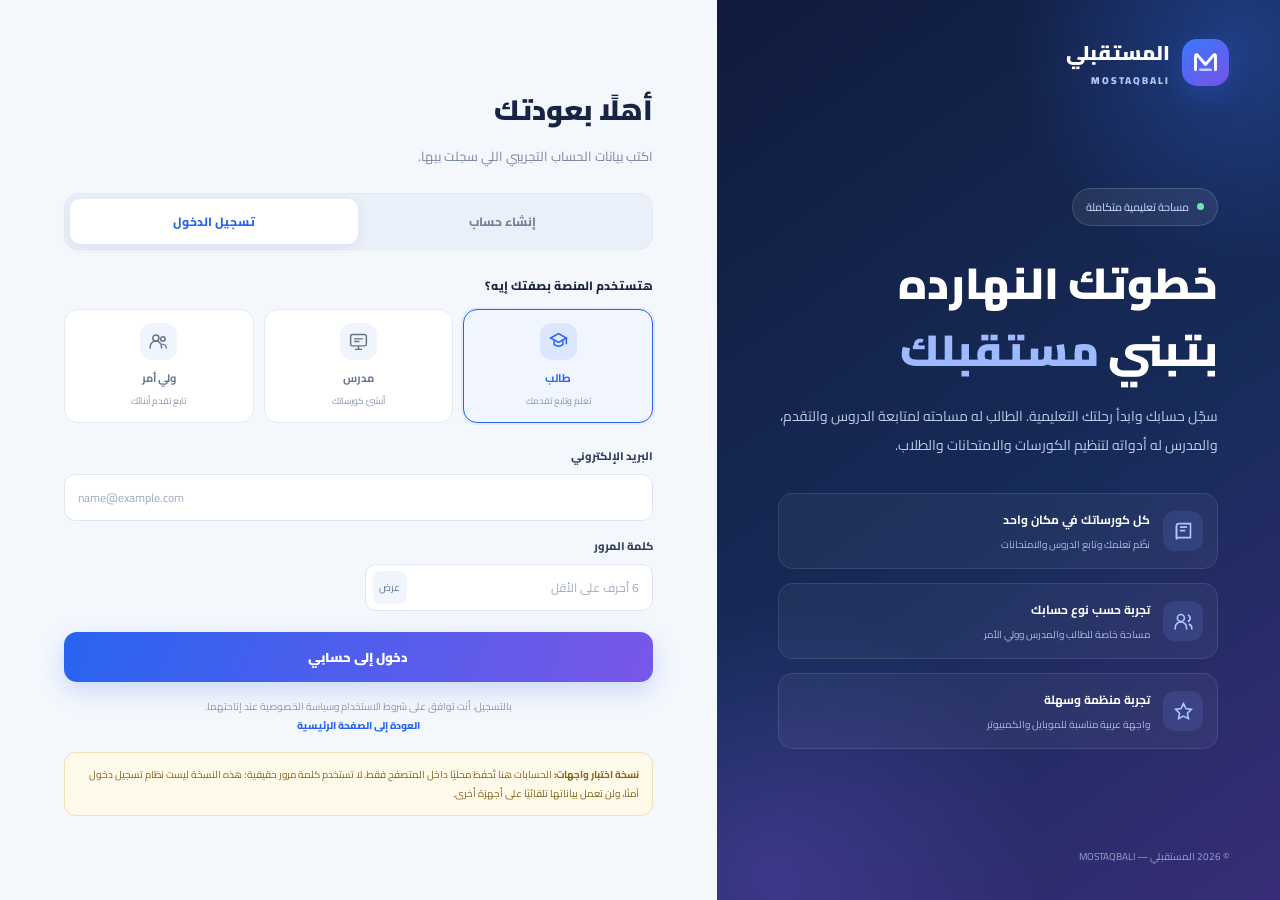
<file: home.html>
<!DOCTYPE html>
<html lang="ar" dir="rtl">
<head>
<meta charset="UTF-8">
<meta name="viewport" content="width=device-width, initial-scale=1.0, viewport-fit=cover">
<meta name="theme-color" content="#101b3d">
<title>لوحة الطالب | المستقبلي</title>

<style>
@import url('https://fonts.googleapis.com/css2?family=Cairo:wght@400;500;600;700;800;900&display=swap');

:root{
  --navy:#101b3d;
  --navy2:#182957;
  --blue:#2864f0;
  --purple:#7957e8;
  --bg:#f4f7fc;
  --white:#fff;
  --text:#172443;
  --muted:#7e8aa4;
  --line:#e8edf5;
  --green:#15976b;
  --orange:#e99a38;
  --red:#db4b63;
  --sidebar:250px;
}

*{box-sizing:border-box;margin:0;padding:0}
body{font-family:'Cairo',sans-serif;background:var(--bg);color:var(--text);min-height:100vh}
button,input,select{font:inherit}
button{cursor:pointer}
a{text-decoration:none;color:inherit}
svg{display:block}
.hidden{display:none!important}

.app{min-height:100vh}
.sidebar{
  width:var(--sidebar);position:fixed;inset:0 0 0 auto;
  background:var(--navy);color:#fff;padding:23px 15px;
  display:flex;flex-direction:column;z-index:50;
  overflow-y:auto;
}
.brand{display:flex;align-items:center;gap:11px;padding:0 8px 27px}
.brand-logo{width:43px;height:43px;display:grid;place-items:center;border-radius:14px;background:linear-gradient(140deg,#3979ff,#7957e8);flex-shrink:0}
.brand-logo svg{width:27px;height:27px}
.brand-name{font-size:18px;font-weight:900}
.brand-name small{display:block;direction:ltr;text-align:right;letter-spacing:1.8px;font-size:9px;color:#aebfe6}
.profile-mini{display:flex;align-items:center;gap:11px;padding:13px 10px;border:1px solid rgba(255,255,255,.09);background:rgba(255,255,255,.045);border-radius:15px;margin-bottom:25px}
.avatar{width:42px;height:42px;display:grid;place-items:center;flex-shrink:0;border-radius:14px;background:linear-gradient(140deg,#4c84ff,#a17bff);color:white;font-weight:900;font-size:16px;overflow:hidden}
.avatar img{width:100%;height:100%;object-fit:cover}
.profile-mini strong{display:block;font-size:11px;overflow:hidden;text-overflow:ellipsis;white-space:nowrap;max-width:135px}
.profile-mini small{display:block;color:#a9b8d8;font-size:10px;margin-top:4px}
.nav-label{font-size:10px;font-weight:800;color:#7183ad;padding:0 11px;margin:4px 0 10px}
.nav-list{display:grid;gap:5px}
.nav-item{display:flex;align-items:center;gap:12px;width:100%;border:0;border-radius:11px;padding:12px 13px;background:transparent;color:#b6c2de;text-align:right;font-size:12px;transition:.18s}
.nav-item svg{width:19px;height:19px;flex-shrink:0}
.nav-item:hover{background:rgba(255,255,255,.06);color:white}
.nav-item.active{background:linear-gradient(100deg,rgba(52,111,255,.3),rgba(121,87,232,.18));color:white;box-shadow:inset -3px 0 #6090ff}
.nav-badge{margin-right:auto;background:#ef5770;color:white;border-radius:20px;min-width:18px;height:18px;display:grid;place-items:center;padding:0 5px;font-size:9px}
.sidebar-bottom{margin-top:auto;padding-top:25px}
.help-box{padding:14px;background:rgba(255,255,255,.055);border:1px solid rgba(255,255,255,.08);border-radius:14px;margin-bottom:15px}
.help-box strong{font-size:11px;display:block}
.help-box p{font-size:10px;line-height:1.9;color:#aebcdb;margin:7px 0 10px}
.help-box a{font-size:10px;color:#b7ceff;font-weight:800}

.main{margin-right:var(--sidebar);min-height:100vh}
.topbar{height:82px;padding:0 31px;display:flex;align-items:center;justify-content:space-between;gap:18px;background:#fff;border-bottom:1px solid var(--line);position:sticky;top:0;z-index:30}
.topbar-title h1{font-size:19px;font-weight:900}
.topbar-title p{font-size:11px;color:var(--muted);margin-top:4px}
.top-actions{display:flex;align-items:center;gap:11px}
.icon-btn{width:41px;height:41px;display:grid;place-items:center;border:1px solid var(--line);border-radius:12px;background:white;color:#61708e;position:relative}
.icon-btn svg{width:19px;height:19px}
.notification-dot{position:absolute;width:7px;height:7px;border:2px solid white;border-radius:50%;background:#ef5770;top:8px;left:8px}
.top-profile{display:flex;align-items:center;gap:10px;padding-right:12px;border-right:1px solid var(--line)}
.top-profile .avatar{width:39px;height:39px;border-radius:13px;background:#e7edff;color:var(--blue)}
.top-profile strong{font-size:11px;display:block}
.top-profile small{font-size:10px;color:var(--muted);display:block;margin-top:3px}
.menu-toggle{display:none}

.content{max-width:1500px;margin:auto;padding:28px 31px 50px}
.welcome{
  position:relative;overflow:hidden;border-radius:22px;padding:28px 30px;
  background:linear-gradient(112deg,#172953,#2454bd 67%,#7555d7);color:white;
  display:flex;align-items:center;justify-content:space-between;gap:25px;
  box-shadow:0 12px 35px rgba(36,79,177,.13);
}
.welcome:before{content:"";position:absolute;width:300px;height:300px;border:1px solid rgba(255,255,255,.1);border-radius:50%;left:10%;top:-190px;box-shadow:0 0 0 35px rgba(255,255,255,.025),0 0 0 75px rgba(255,255,255,.02)}
.welcome-text{position:relative;z-index:1}
.welcome-tag{display:inline-flex;gap:8px;align-items:center;font-size:10px;color:#dce7ff;background:rgba(255,255,255,.12);padding:6px 10px;border-radius:99px;margin-bottom:13px}
.welcome h2{font-size:clamp(22px,2.7vw,31px);font-weight:900;line-height:1.6}
.welcome h2 span{color:#b9d0ff}
.welcome p{font-size:12px;color:#d4dff8;line-height:2;margin-top:9px;max-width:570px}
.welcome-btn{position:relative;z-index:1;flex-shrink:0;padding:12px 17px;border:1px solid rgba(255,255,255,.25);background:rgba(255,255,255,.12);color:white;border-radius:12px;font-size:11px;font-weight:800}
.welcome-btn:hover{background:rgba(255,255,255,.2)}

.section-head{display:flex;align-items:center;justify-content:space-between;gap:15px;margin:29px 0 15px}
.section-head h2{font-size:16px;font-weight:900}
.section-head p{font-size:10px;color:var(--muted);margin-top:4px}
.text-link{border:0;background:transparent;color:var(--blue);font-size:11px;font-weight:800}
.stats-grid{display:grid;grid-template-columns:repeat(4,minmax(0,1fr));gap:15px}
.stat-card{background:white;border:1px solid var(--line);border-radius:17px;padding:19px;min-width:0;transition:.2s}
.stat-card:hover{transform:translateY(-2px);box-shadow:0 8px 25px rgba(24,44,86,.045)}
.stat-top{display:flex;justify-content:space-between;align-items:center;gap:8px}
.stat-icon{width:42px;height:42px;border-radius:13px;display:grid;place-items:center}
.stat-icon svg{width:21px;height:21px}
.i-blue{background:#edf3ff;color:#2864f0}.i-purple{background:#f2edff;color:#7957e8}.i-green{background:#e9f9f1;color:#15976b}.i-orange{background:#fff5e7;color:#e99a38}
.stat-caption{font-size:11px;color:var(--muted);margin-top:17px}
.stat-number{font-size:26px;font-weight:900;margin-top:5px;line-height:1.4}
.stat-foot{font-size:10px;color:#8a96ad;margin-top:5px}
.stat-foot.good{color:var(--green)}

.dashboard-grid{display:grid;grid-template-columns:minmax(0,1.65fr) minmax(260px,1fr);gap:17px;margin-top:25px;align-items:start}
.panel{background:white;border:1px solid var(--line);border-radius:18px;padding:20px;min-width:0}
.panel-head{display:flex;align-items:center;justify-content:space-between;gap:10px;margin-bottom:18px}
.panel-head h3{font-size:14px;font-weight:900}
.panel-head p{font-size:10px;color:var(--muted);margin-top:4px}
.panel-head button{border:0;background:transparent;color:var(--blue);font-size:10px;font-weight:800}
.course-list{display:grid;gap:12px}
.course-item{display:flex;align-items:center;gap:13px;border:1px solid #edf0f6;border-radius:14px;padding:12px;min-width:0}
.course-cover{width:78px;height:73px;border-radius:12px;display:grid;place-items:center;flex-shrink:0;overflow:hidden;background:linear-gradient(135deg,#dce8ff,#e8ddff);color:#466cce}
.course-cover img{width:100%;height:100%;object-fit:cover}
.course-cover svg{width:29px;height:29px}
.course-info{flex:1;min-width:0}
.course-info h4{font-size:12px;font-weight:900;overflow:hidden;text-overflow:ellipsis;white-space:nowrap}
.course-info p{font-size:10px;color:var(--muted);margin-top:6px}
.progress-label{display:flex;align-items:center;justify-content:space-between;font-size:9px;color:#7886a0;margin-top:12px}
.progress-label strong{color:var(--blue)}
.progress-track{height:6px;border-radius:99px;background:#edf1f8;overflow:hidden;margin-top:6px}
.progress-track span{display:block;height:100%;border-radius:99px;background:linear-gradient(90deg,#2864f0,#7957e8)}
.course-open{border:1px solid #e5ebf7;background:#f7f9ff;color:#355fb7;border-radius:9px;padding:8px 10px;font-size:10px;font-weight:800;flex-shrink:0}
.empty-state{padding:30px 15px;text-align:center;border:1px dashed #dce4f2;border-radius:14px}
.empty-icon{width:52px;height:52px;display:grid;place-items:center;border-radius:17px;background:#eff4ff;color:#6386d9;margin:0 auto 13px}
.empty-icon svg{width:26px;height:26px}
.empty-state h4{font-size:12px;font-weight:900}
.empty-state p{font-size:10px;color:var(--muted);line-height:1.9;margin:7px 0 14px}
.primary-small{border:0;background:var(--blue);color:white;border-radius:10px;padding:10px 14px;font-size:10px;font-weight:800}

.activity-list{display:grid;gap:0}
.activity-item{display:flex;gap:11px;padding:13px 0;border-bottom:1px solid #edf0f6}
.activity-item:last-child{border-bottom:0}
.activity-icon{width:35px;height:35px;border-radius:11px;display:grid;place-items:center;flex-shrink:0;background:#edf3ff;color:var(--blue)}
.activity-icon svg{width:18px;height:18px}
.activity-item strong{font-size:11px;display:block;line-height:1.8}
.activity-item p{font-size:10px;color:var(--muted);line-height:1.8;margin-top:3px}
.activity-time{font-size:9px;color:#9aa5b8;margin-top:4px;display:block}

.quick-grid{display:grid;grid-template-columns:repeat(4,minmax(0,1fr));gap:13px}
.quick-card{border:1px solid var(--line);background:white;border-radius:16px;padding:17px 15px;text-align:right;transition:.2s}
.quick-card:hover{border-color:#cbd7f6;transform:translateY(-2px)}
.quick-icon{width:40px;height:40px;display:grid;place-items:center;border-radius:12px;margin-bottom:13px;background:#edf3ff;color:var(--blue)}
.quick-icon svg{width:20px;height:20px}
.quick-card strong{font-size:11px;display:block}
.quick-card p{font-size:10px;line-height:1.8;color:var(--muted);margin-top:5px}

.discover-grid{display:grid;grid-template-columns:repeat(3,minmax(0,1fr));gap:15px}
.teacher-card{background:white;border:1px solid var(--line);border-radius:17px;overflow:hidden}
.teacher-cover{height:90px;background:linear-gradient(120deg,#182b55,#3269d8,#8260dc);position:relative}
.teacher-cover:after{content:"";position:absolute;inset:0;background:radial-gradient(circle at 20% 20%,rgba(255,255,255,.2),transparent 45%)}
.teacher-details{padding:0 15px 16px}
.teacher-avatar{width:53px;height:53px;border-radius:16px;margin-top:-27px;position:relative;z-index:1;border:3px solid white;background:#e5ecff;color:#4267c0;display:grid;place-items:center;font-weight:900;font-size:17px;overflow:hidden}
.teacher-avatar img{width:100%;height:100%;object-fit:cover}
.teacher-details h4{font-size:12px;font-weight:900;margin-top:9px}
.teacher-subject{font-size:10px;color:var(--muted);margin-top:4px}
.teacher-bio{font-size:10px;color:#66748f;line-height:1.9;margin-top:9px;min-height:38px}
.teacher-details button{width:100%;margin-top:12px;padding:9px;border:1px solid #dce6ff;background:#f5f8ff;color:var(--blue);border-radius:10px;font-size:10px;font-weight:800}

.page-section{display:none}
.page-section.active{display:block}
.page-placeholder{padding:34px 20px;background:white;border:1px solid var(--line);border-radius:18px;text-align:center}
.page-placeholder h3{font-size:16px}
.page-placeholder p{font-size:12px;line-height:2;color:var(--muted);max-width:500px;margin:10px auto 0}

.search-row{display:flex;gap:10px;margin-bottom:18px}
.search-row input,.search-row select{min-height:43px;border:1px solid var(--line);border-radius:11px;padding:0 12px;background:white;color:var(--text);font-size:11px;outline:none;min-width:0}
.search-row input{flex:1}
.search-row select{width:160px}
.search-row input:focus,.search-row select:focus{border-color:#8caaff}
.notice-card{background:white;border:1px solid var(--line);border-radius:14px;padding:15px;display:flex;gap:12px;margin-bottom:10px}
.notice-card strong{font-size:12px}
.notice-card p{font-size:11px;line-height:1.9;color:var(--muted);margin-top:4px}

.profile-grid{display:grid;grid-template-columns:1fr 1fr;gap:15px}
.settings-card{background:white;border:1px solid var(--line);border-radius:16px;padding:19px}
.settings-card h3{font-size:13px;margin-bottom:15px}
.settings-card label{display:block;font-size:11px;font-weight:800;margin:12px 0 7px}
.settings-card input,.settings-card select{width:100%;height:43px;border:1px solid var(--line);border-radius:10px;padding:0 11px;outline:none;font-size:11px}
.settings-card button{margin-top:14px;border:0;background:var(--blue);color:white;border-radius:10px;padding:10px 14px;font-size:11px;font-weight:800}
.notice-banner{border:1px solid #f0dfb0;background:#fff9e9;color:#84651c;border-radius:12px;padding:12px 14px;font-size:10px;line-height:1.9;margin-bottom:16px}

.mobile-overlay{display:none}

@media(max-width:1150px){
  :root{--sidebar:225px}
  .content{padding:23px}
  .stats-grid{grid-template-columns:repeat(2,minmax(0,1fr))}
  .quick-grid{grid-template-columns:repeat(2,minmax(0,1fr))}
  .dashboard-grid{grid-template-columns:1fr}
}
@media(max-width:760px){
  .sidebar{transform:translateX(105%);transition:transform .25s;width:270px}
  .sidebar.open{transform:translateX(0)}
  .mobile-overlay.show{display:block;position:fixed;inset:0;background:rgba(10,20,45,.5);z-index:40}
  .main{margin-right:0}
  .topbar{height:70px;padding:0 16px}
  .menu-toggle{display:grid}
  .topbar-title h1{font-size:16px}
  .topbar-title p{font-size:9px}
  .top-profile .profile-name{display:none}
  .top-profile{padding-right:8px}
  .content{padding:17px 14px 35px}
  .welcome{padding:22px 18px;align-items:flex-start;flex-direction:column;gap:16px;border-radius:17px}
  .welcome h2{font-size:24px}
  .welcome p{font-size:11px}
  .welcome-btn{width:100%}
  .section-head{margin-top:24px}
  .section-head h2{font-size:14px}
  .stat-card{padding:14px}
  .stat-icon{width:37px;height:37px}
  .stat-caption{font-size:10px;margin-top:12px}
  .stat-number{font-size:23px}
  .panel{padding:15px}
  .course-item{gap:9px;padding:9px}
  .course-cover{width:59px;height:63px}
  .course-open{padding:7px;font-size:9px}
  .discover-grid{grid-template-columns:repeat(2,minmax(0,1fr))}
  .profile-grid{grid-template-columns:1fr}
}
@media(max-width:420px){
  .stats-grid{gap:9px}
  .stat-card{padding:12px}
  .stat-number{font-size:21px}
  .stat-foot{font-size:9px}
  .quick-grid{gap:9px}
  .quick-card{padding:13px 11px}
  .discover-grid{grid-template-columns:1fr}
  .search-row{flex-wrap:wrap}
  .search-row select{width:100%}
  .course-info h4{font-size:10px}
  .course-info p{font-size:9px}
  .course-cover{width:49px;height:57px}
}
</style>
</head>

<body>
<div class="app">

<div class="mobile-overlay" id="mobileOverlay"></div>

<aside class="sidebar" id="sidebar">
  <a class="brand" href="home.html">
    <span class="brand-logo">
      <svg viewBox="0 0 32 32" fill="none" aria-hidden="true">
        <path d="M5 24V8.5C5 7.4 6.4 6.9 7.1 7.8L16 18.2L24.9 7.8C25.6 6.9 27 7.4 27 8.5V24" stroke="white" stroke-width="3.2" stroke-linecap="round" stroke-linejoin="round"/>
        <path d="M10 24H22" stroke="#B9D0FF" stroke-width="2.5" stroke-linecap="round"/>
      </svg>
    </span>
    <span class="brand-name">المستقبلي<small>MOSTAQBALI</small></span>
  </a>

  <div class="profile-mini">
    <div class="avatar" id="sideAvatar">ط</div>
    <div><strong id="sideName">الطالب</strong><small id="sideGrade">حساب طالب تجريبي</small></div>
  </div>

  <div class="nav-label">القائمة الرئيسية</div>
  <nav class="nav-list" id="mainNav">
    <button class="nav-item active" data-page="overview">
      <svg viewBox="0 0 24 24" fill="none" stroke="currentColor" stroke-width="1.7"><rect x="3" y="3" width="8" height="8" rx="2"/><rect x="13" y="3" width="8" height="5" rx="2"/><rect x="13" y="10" width="8" height="11" rx="2"/><rect x="3" y="13" width="8" height="8" rx="2"/></svg>
      الرئيسية
    </button>
    <button class="nav-item" data-page="mycourses">
      <svg viewBox="0 0 24 24" fill="none" stroke="currentColor" stroke-width="1.7"><path d="M4 5.5A2.5 2.5 0 0 1 6.5 3H20v16H6.5A2.5 2.5 0 0 0 4 21z"/><path d="M4 5.5v15M8 7h8M8 11h6"/></svg>
      كورساتي
    </button>
    <button class="nav-item" data-page="discover">
      <svg viewBox="0 0 24 24" fill="none" stroke="currentColor" stroke-width="1.7"><circle cx="10.5" cy="10.5" r="7"/><path d="m16 16 5 5M8 10.5l2 2 4-4"/></svg>
      اكتشف المدرسين والكورسات
    </button>
    <button class="nav-item" data-page="exams">
      <svg viewBox="0 0 24 24" fill="none" stroke="currentColor" stroke-width="1.7"><rect x="4" y="3" width="16" height="18" rx="3"/><path d="M8 8h8M8 12h3M8 16h6"/></svg>
      الامتحانات والنتائج
    </button>
    <button class="nav-item" data-page="progress">
      <svg viewBox="0 0 24 24" fill="none" stroke="currentColor" stroke-width="1.7"><path d="M4 19V5M4 19h17"/><path d="m7 15 4-4 3 2 6-7"/></svg>
      تقدمي الدراسي
    </button>
    <button class="nav-item" data-page="favorites">
      <svg viewBox="0 0 24 24" fill="none" stroke="currentColor" stroke-width="1.7"><path d="M20.8 4.6a5.5 5.5 0 0 0-7.8 0L12 5.7l-1.1-1.1a5.5 5.5 0 0 0-7.8 7.8l1.1 1.1L12 21l7.8-7.5 1.1-1.1a5.5 5.5 0 0 0-.1-7.8Z"/></svg>
      المفضلة
    </button>
    <button class="nav-item" data-page="notifications">
      <svg viewBox="0 0 24 24" fill="none" stroke="currentColor" stroke-width="1.7"><path d="M18 8a6 6 0 0 0-12 0c0 7-3 7-3 9h18c0-2-3-2-3-9M10 21h4"/></svg>
      الإشعارات <span class="nav-badge hidden" id="notificationBadge">0</span>
    </button>
  </nav>

  <div class="nav-label" style="margin-top:25px">حسابك</div>
  <nav class="nav-list">
    <button class="nav-item" data-page="subscriptions">
      <svg viewBox="0 0 24 24" fill="none" stroke="currentColor" stroke-width="1.7"><rect x="3" y="5" width="18" height="14" rx="2"/><path d="M3 10h18M7 15h4"/></svg>
      الاشتراكات والدفع
    </button>
    <button class="nav-item" data-page="settings">
      <svg viewBox="0 0 24 24" fill="none" stroke="currentColor" stroke-width="1.7"><circle cx="12" cy="12" r="3"/><path d="m19.4 15 .1.1a1.7 1.7 0 0 1-2.4 2.4l-.1-.1a1.7 1.7 0 0 0-2.9 1.2v.2a1.7 1.7 0 0 1-3.4 0v-.2a1.7 1.7 0 0 0-2.9-1.2l-.1.1a1.7 1.7 0 0 1-2.4-2.4l.1-.1a1.7 1.7 0 0 0-1.2-2.9H4a1.7 1.7 0 0 1 0-3.4h.2a1.7 1.7 0 0 0 1.2-2.9l-.1-.1a1.7 1.7 0 0 1 2.4-2.4l.1.1a1.7 1.7 0 0 0 2.9-1.2V2a1.7 1.7 0 0 1 3.4 0v.2a1.7 1.7 0 0 0 2.9 1.2l.1-.1a1.7 1.7 0 0 1 2.4 2.4l-.1.1a1.7 1.7 0 0 0 1.2 2.9h.2a1.7 1.7 0 0 1 0 3.4h-.2a1.7 1.7 0 0 0-1.2 2.9Z" transform="translate(-.5 1) scale(.96)"/></svg>
      الإعدادات
    </button>
  </nav>

  <div class="sidebar-bottom">
    <div class="help-box">
      <strong>محتاج مساعدة؟</strong>
      <p>هتلاقي هنا مكان مخصص للدعم والأسئلة الشائعة عند تفعيل خدمة الدعم.</p>
      <a href="mailto:support@example.com">تواصل مع الدعم</a>
    </div>
    <button class="nav-item" id="logoutButton">
      <svg viewBox="0 0 24 24" fill="none" stroke="currentColor" stroke-width="1.7"><path d="M10 17l5-5-5-5M15 12H3"/><path d="M12 3h6a3 3 0 0 1 3 3v12a3 3 0 0 1-3 3h-6"/></svg>
      تسجيل الخروج
    </button>
  </div>
</aside>

<main class="main">
  <header class="topbar">
    <div style="display:flex;align-items:center;gap:12px">
      <button class="icon-btn menu-toggle" id="menuToggle" aria-label="فتح القائمة">
        <svg viewBox="0 0 24 24" fill="none" stroke="currentColor" stroke-width="1.8"><path d="M4 6h16M4 12h16M4 18h16"/></svg>
      </button>
      <div class="topbar-title">
        <h1 id="topTitle">الرئيسية</h1>
        <p id="todayText">مساحتك التعليمية الخاصة</p>
      </div>
    </div>
    <div class="top-actions">
      <button class="icon-btn" id="topNotification" aria-label="الإشعارات">
        <svg viewBox="0 0 24 24" fill="none" stroke="currentColor" stroke-width="1.7"><path d="M18 8a6 6 0 0 0-12 0c0 7-3 7-3 9h18c0-2-3-2-3-9M10 21h4"/></svg>
        <span class="notification-dot hidden" id="topNotificationDot"></span>
      </button>
      <div class="top-profile">
        <div class="avatar" id="topAvatar">ط</div>
        <div class="profile-name"><strong id="topName">الطالب</strong><small id="topGrade">طالب</small></div>
      </div>
    </div>
  </header>

  <div class="content">

    <section class="page-section active" id="page-overview">
      <section class="welcome">
        <div class="welcome-text">
          <div class="welcome-tag">مساحتك التعليمية</div>
          <h2>أهلًا بيك يا <span id="welcomeName">طالبنا</span> 👋</h2>
          <p>كل خطوة بتعملها في مذاكرتك بتقربك من هدفك. تابع كورساتك، واكتشف دروس جديدة، وراجع تقدمك من مكان واحد.</p>
        </div>
        <button class="welcome-btn" data-goto="discover">اكتشف المحتوى المتاح ←</button>
      </section>

      <div class="section-head">
        <div><h2>ملخص رحلتك التعليمية</h2><p>الأرقام هنا هتتحدث حسب نشاط حسابك الفعلي داخل المنصة.</p></div>
      </div>

      <section class="stats-grid">
        <article class="stat-card">
          <div class="stat-top"><div class="stat-icon i-blue">
            <svg viewBox="0 0 24 24" fill="none" stroke="currentColor" stroke-width="1.8"><path d="M4 5.5A2.5 2.5 0 0 1 6.5 3H20v16H6.5A2.5 2.5 0 0 0 4 21z"/><path d="M4 5.5v15M8 7h8"/></svg>
          </div></div>
          <div class="stat-caption">كورساتي</div>
          <div class="stat-number" id="statCourses">0</div>
          <div class="stat-foot">الكورسات المرتبطة بحسابك</div>
        </article>
        <article class="stat-card">
          <div class="stat-top"><div class="stat-icon i-purple">
            <svg viewBox="0 0 24 24" fill="none" stroke="currentColor" stroke-width="1.8"><path d="M4 19V5M4 19h17"/><path d="m7 15 4-4 3 2 6-7"/></svg>
          </div></div>
          <div class="stat-caption">متوسط التقدم</div>
          <div class="stat-number" id="statProgress">0%</div>
          <div class="stat-foot">يُحسب من تقدم الدروس المحفوظ</div>
        </article>
        <article class="stat-card">
          <div class="stat-top"><div class="stat-icon i-green">
            <svg viewBox="0 0 24 24" fill="none" stroke="currentColor" stroke-width="1.8"><rect x="4" y="3" width="16" height="18" rx="3"/><path d="M8 8h8M8 12h3M8 16h6"/></svg>
          </div></div>
          <div class="stat-caption">الامتحانات</div>
          <div class="stat-number" id="statExams">0</div>
          <div class="stat-foot">الامتحانات المسجلة لحسابك</div>
        </article>
        <article class="stat-card">
          <div class="stat-top"><div class="stat-icon i-orange">
            <svg viewBox="0 0 24 24" fill="none" stroke="currentColor" stroke-width="1.8"><circle cx="12" cy="12" r="9"/><path d="m8 12 2.5 2.5L16 9"/></svg>
          </div></div>
          <div class="stat-caption">الدروس المكتملة</div>
          <div class="stat-number" id="statLessons">0</div>
          <div class="stat-foot">الدروس التي علّمتها كمكتملة</div>
        </article>
      </section>

      <section class="dashboard-grid">
        <div class="panel">
          <div class="panel-head">
            <div><h3>كمّل من حيث توقفت</h3><p>الكورسات التي اشتركت فيها أو أُضيفت لحسابك</p></div>
            <button data-goto="mycourses">عرض الكل</button>
          </div>
          <div id="recentCourses" class="course-list"></div>
        </div>

        <div class="panel">
          <div class="panel-head">
            <div><h3>آخر النشاطات</h3><p>أحدث التغييرات المسجلة في حسابك</p></div>
          </div>
          <div class="activity-list" id="recentActivity"></div>
        </div>
      </section>

      <div class="section-head">
        <div><h2>اختصارات سريعة</h2><p>انتقل مباشرة للقسم اللي محتاجه</p></div>
      </div>

      <section class="quick-grid">
        <button class="quick-card" data-goto="discover">
          <span class="quick-icon"><svg viewBox="0 0 24 24" fill="none" stroke="currentColor" stroke-width="1.8"><circle cx="10.5" cy="10.5" r="7"/><path d="m16 16 5 5"/></svg></span>
          <strong>اكتشف مدرسين</strong><p>ابحث عن مدرس أو مادة دراسية.</p>
        </button>
        <button class="quick-card" data-goto="mycourses">
          <span class="quick-icon"><svg viewBox="0 0 24 24" fill="none" stroke="currentColor" stroke-width="1.8"><path d="M4 5.5A2.5 2.5 0 0 1 6.5 3H20v16H6.5A2.5 2.5 0 0 0 4 21z"/></svg></span>
          <strong>كورساتي</strong><p>تابع المحتوى المرتبط بحسابك.</p>
        </button>
        <button class="quick-card" data-goto="exams">
          <span class="quick-icon"><svg viewBox="0 0 24 24" fill="none" stroke="currentColor" stroke-width="1.8"><rect x="4" y="3" width="16" height="18" rx="3"/><path d="M8 8h8M8 12h3"/></svg></span>
          <strong>الامتحانات</strong><p>راجع امتحاناتك ونتائجك.</p>
        </button>
        <button class="quick-card" data-goto="progress">
          <span class="quick-icon"><svg viewBox="0 0 24 24" fill="none" stroke="currentColor" stroke-width="1.8"><path d="M4 19V5M4 19h17"/><path d="m7 15 4-4 3 2 6-7"/></svg></span>
          <strong>تقدمي الدراسي</strong><p>راجع الدروس المكتملة والتقدم.</p>
        </button>
      </section>

      <div class="section-head">
        <div><h2>مدرسون قد يهموك</h2><p>ملفات المدرسين المنشورة محليًا في نسخة الاختبار</p></div>
        <button class="text-link" data-goto="discover">اكتشف المدرسين ←</button>
      </div>
      <section class="discover-grid" id="featuredTeachers"></section>
    </section>

    <section class="page-section" id="page-mycourses">
      <div class="section-head" style="margin-top:0">
        <div><h2>كورساتي</h2><p>الكورسات المرتبطة بحسابك، مع تقدم الدروس</p></div>
        <button class="text-link" data-goto="discover">اكتشف كورسات جديدة ←</button>
      </div>
      <div class="panel"><div id="allCourses" class="course-list"></div></div>
    </section>

    <section class="page-section" id="page-discover">
      <div class="section-head" style="margin-top:0">
        <div><h2>اكتشف المدرسين والكورسات</h2><p>ابحث في المحتوى الذي تمت إضافته فعليًا إلى نسخة الاختبار</p></div>
      </div>
      <div class="notice-banner">المحتوى الذي يظهر هنا يعتمد على البيانات المحلية التي أنشأها المستخدمون في هذا المتصفح. مش هتظهر كورسات حقيقية من مدرسين آخرين إلا بعد ربط المنصة بخادم مشترك.</div>
      <div class="search-row">
        <input id="discoverSearch" type="search" placeholder="ابحث باسم المدرس أو الكورس أو المادة...">
        <select id="discoverSubject"><option value="">كل المواد</option><option>لغة عربية</option><option>لغة إنجليزية</option><option>رياضيات</option><option>فيزياء</option><option>كيمياء</option><option>أحياء</option><option>علوم</option><option>لغة فرنسية</option></select>
      </div>
      <div class="discover-grid" id="allTeachers"></div>
      <div style="height:24px"></div>
      <div class="section-head"><div><h2>الكورسات المنشورة</h2><p>الكورسات المتاحة في بيانات الاختبار</p></div></div>
      <div class="panel"><div id="discoverCourses" class="course-list"></div></div>
    </section>

    <section class="page-section" id="page-exams">
      <div class="section-head" style="margin-top:0"><div><h2>الامتحانات والنتائج</h2><p>الامتحانات التي ترتبط بكورساتك ومحاولاتك المحفوظة</p></div></div>
      <div class="panel"><div id="examsList"></div></div>
      <div class="section-head"><div><h2>نتائج محاولاتك</h2><p>تظهر هنا النتائج التي تم تسجيلها في بيانات الاختبار</p></div></div>
      <div class="panel"><div id="examResults"></div></div>
    </section>

    <section class="page-section" id="page-progress">
      <div class="section-head" style="margin-top:0"><div><h2>تقدمي الدراسي</h2><p>ملخص مبني على تقدم الدروس المسجل في حسابك</p></div></div>
      <div class="stats-grid" style="margin-bottom:18px">
        <article class="stat-card"><div class="stat-caption">إجمالي الكورسات</div><div class="stat-number" id="progressCourses">0</div></article>
        <article class="stat-card"><div class="stat-caption">الدروس المكتملة</div><div class="stat-number" id="progressLessons">0</div></article>
        <article class="stat-card"><div class="stat-caption">متوسط التقدم</div><div class="stat-number" id="progressAverage">0%</div></article>
        <article class="stat-card"><div class="stat-caption">الامتحانات المنتهية</div><div class="stat-number" id="progressExams">0</div></article>
      </div>
      <div class="panel"><div id="progressCourseList" class="course-list"></div></div>
    </section>

    <section class="page-section" id="page-favorites">
      <div class="section-head" style="margin-top:0"><div><h2>المفضلة</h2><p>المدرسون والكورسات التي حفظتها</p></div></div>
      <div class="panel"><div id="favoritesList"></div></div>
    </section>

    <section class="page-section" id="page-notifications">
      <div class="section-head" style="margin-top:0"><div><h2>الإشعارات</h2><p>تنبيهات الحساب والنشاطات المسجلة</p></div><button class="text-link" id="markNotificationsRead">تحديد الكل كمقروء</button></div>
      <div id="notificationsList"></div>
    </section>

    <section class="page-section" id="page-subscriptions">
      <div class="section-head" style="margin-top:0"><div><h2>الاشتراكات والدفع</h2><p>تابع حالة طلبات الاشتراك المرتبطة بحسابك</p></div></div>
      <div class="notice-banner">الدفع الإلكتروني غير مفعّل في هذه النسخة. لن يتم تأكيد أي اشتراك مدفوع إلا بعد إعداد آلية دفع ومراجعة حقيقية.</div>
      <div class="panel"><div id="subscriptionsList"></div></div>
    </section>

    <section class="page-section" id="page-settings">
      <div class="section-head" style="margin-top:0"><div><h2>إعدادات الحساب</h2><p>تعديل البيانات الأساسية المحفوظة في نسخة الاختبار</p></div></div>
      <div class="notice-banner">هذه التعديلات محلية على الجهاز الحالي فقط. تغيير البريد أو كلمة المرور في الواجهة لا يغني عن نظام مصادقة آمن.</div>
      <div class="profile-grid">
        <div class="settings-card">
          <h3>البيانات الشخصية</h3>
          <label for="settingsName">الاسم</label>
          <input id="settingsName" maxlength="100">
          <label for="settingsEmail">البريد الإلكتروني</label>
          <input id="settingsEmail" type="email" disabled>
          <label for="settingsStage">المرحلة الدراسية</label>
          <input id="settingsStage" disabled>
          <label for="settingsGrade">الصف الدراسي</label>
          <input id="settingsGrade" disabled>
          <button id="saveProfile">حفظ الاسم</button>
        </div>
        <div class="settings-card">
          <h3>معلومات الحساب</h3>
          <label>نوع الحساب</label><input value="طالب" disabled>
          <label>المحافظة</label><input id="settingsGovernorate" disabled>
          <label>المركز</label><input id="settingsCenter" disabled>
          <label>القرية / المدينة</label><input id="settingsLocality" disabled>
          <p style="font-size:10px;color:#8a96ad;line-height:1.9;margin-top:12px">لتعديل باقي بيانات التسجيل، سيتم إضافة نموذج تحديث متكامل لاحقًا.</p>
        </div>
      </div>
    </section>

  </div>
</main>
</div>

<script>
"use strict";

/*
 * المفاتيح المستخدمة هنا تتوافق مع نسخة auth.html السابقة.
 * هذه نسخة محلية للتجربة فقط، وليست نظام مصادقة آمنًا.
 */
const SESSION_KEY = "mostaqbali_demo_session_v2";
const USERS_KEY = "mostaqbali_demo_users_v2";
const TEACHER_DATA_KEY = "mostaqbali_teacher_dashboard_demo_v1";
const COURSES_KEY = "mostaqbali_demo_courses_v1";
const PROGRESS_KEY = "mostaqbali_student_progress_v1";
const EXAM_RESULTS_KEY = "mostaqbali_exam_results_v1";
const FAVORITES_KEY = "mostaqbali_favorites_v1";
const SUBSCRIPTIONS_KEY = "mostaqbali_subscriptions_v1";
const NOTIFICATIONS_KEY = "mostaqbali_notifications_v1";

const $ = id => document.getElementById(id);

function safeRead(key, fallback){
  try{
    const value = JSON.parse(localStorage.getItem(key) || "null");
    return value === null ? fallback : value;
  }catch{
    return fallback;
  }
}

function safeSession(){
  try{
    return JSON.parse(sessionStorage.getItem(SESSION_KEY) || "null");
  }catch{
    return null;
  }
}

let session = safeSession();

if(!session || !session.email){
  window.location.replace("auth.html?mode=login");
}

if(session && session.role && session.role !== "student"){
  const destinations = {
    teacher:"teacher-dashboard.html",
    parent:"parent-dashboard.html"
  };
  if(destinations[session.role]) window.location.replace(destinations[session.role]);
}

let currentUser = null;
let allUsers = [];
let teacherProfiles = [];
let allCourses = [];
let studentProgress = {};
let examResults = [];
let favoriteItems = [];
let subscriptions = [];
let notifications = [];

function escapeHTML(value){
  return String(value ?? "").replace(/[&<>"']/g, char => ({
    "&":"&amp;","<":"&lt;",">":"&gt;",'"':"&quot;","'":"&#39;"
  }[char]));
}

function initials(name){
  return String(name || "ط").trim().charAt(0) || "ط";
}

function loadData(){
  allUsers = safeRead(USERS_KEY, []);
  currentUser = allUsers.find(user => user.email === session.email && user.role === "student");

  if(!currentUser){
    sessionStorage.removeItem(SESSION_KEY);
    window.location.replace("auth.html?mode=login");
    return false;
  }

  const rawTeacherData = safeRead(TEACHER_DATA_KEY, []);
  teacherProfiles = Array.isArray(rawTeacherData) ? rawTeacherData : [];

  const rawCourses = safeRead(COURSES_KEY, []);
  allCourses = Array.isArray(rawCourses) ? rawCourses : [];

  studentProgress = safeRead(PROGRESS_KEY, {});
  examResults = safeRead(EXAM_RESULTS_KEY, []);
  favoriteItems = safeRead(FAVORITES_KEY, []);
  subscriptions = safeRead(SUBSCRIPTIONS_KEY, []);
  notifications = safeRead(NOTIFICATIONS_KEY, []);

  if(!Array.isArray(examResults)) examResults = [];
  if(!Array.isArray(favoriteItems)) favoriteItems = [];
  if(!Array.isArray(subscriptions)) subscriptions = [];
  if(!Array.isArray(notifications)) notifications = [];

  return true;
}

function courseId(course){
  return String(course.id ?? course.courseId ?? course.title ?? course.name ?? "");
}

function courseTitle(course){
  return course.title || course.name || "كورس بدون عنوان";
}

function courseTeacher(course){
  return course.teacherName || course.instructorName || course.teacher || "مدرس";
}

function courseSubject(course){
  return course.subject || course.specialty || course.category || "مادة تعليمية";
}

function courseImage(course){
  return course.cover || course.image || course.thumbnail || "";
}

function progressFor(course){
  const key = courseId(course);
  const emailData = studentProgress[currentUser.email] || {};
  const item = emailData[key] || {};
  const number = Number(item.percent ?? item.progress ?? 0);
  return Math.max(0, Math.min(100, Number.isFinite(number) ? number : 0));
}

function completedLessons(){
  const emailData = studentProgress[currentUser.email] || {};
  return Object.values(emailData).reduce((sum, item) => {
    return sum + Math.max(0, Number(item.completedLessons || 0));
  }, 0);
}

function myCourses(){
  const mySubs = subscriptions.filter(item =>
    item.email === currentUser.email &&
    (item.status === "approved" || item.status === "active" || item.status === "demo")
  );

  const subscribedIds = new Set(mySubs.map(item => String(item.courseId || "")));

  return allCourses.filter(course => {
    const enrolled = Array.isArray(course.studentEmails) &&
      course.studentEmails.includes(currentUser.email);

    return enrolled || subscribedIds.has(courseId(course));
  });
}

function averageProgress(courses){
  if(!courses.length) return 0;
  return Math.round(courses.reduce((sum, course) => sum + progressFor(course), 0) / courses.length);
}

function iconBook(){
  return '<svg viewBox="0 0 24 24" fill="none" stroke="currentColor" stroke-width="1.7"><path d="M4 5.5A2.5 2.5 0 0 1 6.5 3H20v16H6.5A2.5 2.5 0 0 0 4 21z"/><path d="M4 5.5v15M8 7h8"/></svg>';
}

function emptyState(title, description, buttonText, page){
  return `<div class="empty-state">
    <div class="empty-icon">${iconBook()}</div>
    <h4>${escapeHTML(title)}</h4>
    <p>${escapeHTML(description)}</p>
    ${buttonText ? `<button class="primary-small" data-goto="${escapeHTML(page || "discover")}">${escapeHTML(buttonText)}</button>` : ""}
  </div>`;
}

function courseCard(course){
  const image = courseImage(course);
  const percent = progressFor(course);
  const imageHTML = image
    ? `<img src="${escapeHTML(image)}" alt="" loading="lazy" onerror="this.remove()">`
    : iconBook();

  return `<article class="course-item">
    <div class="course-cover">${imageHTML}</div>
    <div class="course-info">
      <h4>${escapeHTML(courseTitle(course))}</h4>
      <p>${escapeHTML(courseTeacher(course))} · ${escapeHTML(courseSubject(course))}</p>
      <div class="progress-label"><span>تقدمك</span><strong>${percent}%</strong></div>
      <div class="progress-track"><span style="width:${percent}%"></span></div>
    </div>
    <button class="course-open" data-course-id="${escapeHTML(courseId(course))}">التفاصيل</button>
  </article>`;
}

function teacherCard(profile){
  const name = profile.name || profile.fullName || "مدرس";
  const subject = profile.specialty || profile.subject || "تخصص غير محدد";
  const bio = profile.bio || profile.description || "لم يضف المدرس نبذة تعريفية بعد.";
  const photo = profile.photo || profile.avatar || profile.image || "";
  const initialsText = escapeHTML(initials(name));

  return `<article class="teacher-card">
    <div class="teacher-cover"></div>
    <div class="teacher-details">
      <div class="teacher-avatar">${photo ? `<img src="${escapeHTML(photo)}" alt="" onerror="this.remove()">` : initialsText}</div>
      <h4>${escapeHTML(name)}</h4>
      <div class="teacher-subject">${escapeHTML(subject)}</div>
      <p class="teacher-bio">${escapeHTML(bio)}</p>
      <button type="button" data-teacher-email="${escapeHTML(profile.email || "")}">عرض الملف التعريفي</button>
    </div>
  </article>`;
}

function getPublishedTeachers(){
  return allUsers.filter(user =>
    user.role === "teacher" &&
    (user.teacherStatus === "approved" || user.status === "approved" || user.approved === true)
  ).map(user => {
    const profile = teacherProfiles.find(item =>
      item.email === user.email || item.teacherEmail === user.email
    ) || {};

    return {...user, ...profile, email:user.email, name:profile.name || user.name};
  });
}

function getPublishedCourses(){
  return allCourses.filter(course =>
    course.status === "published" ||
    course.published === true ||
    course.isPublished === true
  );
}

function renderHeader(){
  const name = currentUser.name || session.name || "الطالب";
  const grade = [currentUser.stage,currentUser.grade].filter(Boolean).join(" · ") || "حساب طالب";

  $("sideName").textContent = name;
  $("topName").textContent = name;
  $("welcomeName").textContent = name.split(/\s+/)[0];
  $("sideGrade").textContent = grade;
  $("topGrade").textContent = grade;

  $("sideAvatar").textContent = initials(name);
  $("topAvatar").textContent = initials(name);

  const today = new Intl.DateTimeFormat("ar-EG",{
    weekday:"long",day:"numeric",month:"long"
  }).format(new Date());

  $("todayText").textContent = today + " · مساحتك التعليمية الخاصة";

  $("settingsName").value = name;
  $("settingsEmail").value = currentUser.email || "";
  $("settingsStage").value = currentUser.stage || "";
  $("settingsGrade").value = currentUser.grade || "";
  $("settingsGovernorate").value = currentUser.location?.governorate || "";
  $("settingsCenter").value = currentUser.location?.center || "";
  $("settingsLocality").value = currentUser.location?.locality || "";
}

function renderStats(courses){
  $("statCourses").textContent = courses.length;
  $("statProgress").textContent = averageProgress(courses) + "%";
  $("statExams").textContent = examResults.filter(item => item.email === currentUser.email).length;
  $("statLessons").textContent = completedLessons();

  $("progressCourses").textContent = courses.length;
  $("progressLessons").textContent = completedLessons();
  $("progressAverage").textContent = averageProgress(courses) + "%";
  $("progressExams").textContent = examResults.filter(item => item.email === currentUser.email).length;
}

function renderCourses(){
  const enrolled = myCourses();
  const published = getPublishedCourses();

  $("recentCourses").innerHTML = enrolled.length
    ? enrolled.slice(0,3).map(courseCard).join("")
    : emptyState("لسه مفيش كورسات عندك","لما تشترك في كورس ويُسجل ارتباطه بحسابك، هيظهر هنا.","اكتشف الكورسات","discover");

  $("allCourses").innerHTML = enrolled.length
    ? enrolled.map(courseCard).join("")
    : emptyState("قائمة كورساتك فاضية","الكورسات اللي تشترك فيها هتظهر هنا بعد تسجيل الاشتراك في بيانات الحساب.","اكتشف المدرسين والكورسات","discover");

  $("discoverCourses").innerHTML = published.length
    ? published.map(courseCard).join("")
    : emptyState("لا توجد كورسات منشورة في بيانات الاختبار","لما يتم نشر كورس من حساب مدرس وتُحفظ بياناته في نفس المتصفح، هيظهر هنا.","تحديث العرض","discover");

  $("progressCourseList").innerHTML = enrolled.length
    ? enrolled.map(courseCard).join("")
    : emptyState("لا يوجد تقدم مسجل بعد","ابدأ بكورس مرتبط بحسابك حتى يظهر تقدمك هنا.","اكتشف المحتوى","discover");
}

function renderTeachers(){
  const teachers = getPublishedTeachers();

  $("featuredTeachers").innerHTML = teachers.length
    ? teachers.slice(0,3).map(teacherCard).join("")
    : emptyState("المدرسون سيظهرون هنا","لا توجد حاليًا ملفات مدرسين معتمدة في البيانات المحلية. مش هنعرض مدرسين وهميين على إنهم حقيقيون.");

  filterTeachers();
}

function filterTeachers(){
  const query = ($("discoverSearch").value || "").trim().toLowerCase();
  const subject = $("discoverSubject").value;
  const teachers = getPublishedTeachers().filter(teacher => {
    const haystack = [
      teacher.name,teacher.specialty,teacher.subject,teacher.bio,teacher.description
    ].join(" ").toLowerCase();

    return (!query || haystack.includes(query)) &&
      (!subject || (teacher.specialty || teacher.subject || "") === subject);
  });

  $("allTeachers").innerHTML = teachers.length
    ? teachers.map(teacherCard).join("")
    : emptyState("مفيش نتائج مطابقة","جرّب كلمة بحث مختلفة أو مادة أخرى.");

  const courseQuery = query;
  const filteredCourses = getPublishedCourses().filter(course => {
    const haystack = [courseTitle(course),courseTeacher(course),courseSubject(course)].join(" ").toLowerCase();
    return !courseQuery || haystack.includes(courseQuery);
  });

  $("discoverCourses").innerHTML = filteredCourses.length
    ? filteredCourses.map(courseCard).join("")
    : emptyState("لا توجد كورسات مطابقة","الكورسات المنشورة والمتاحة ستظهر هنا عند توفر بياناتها.");
}

function renderActivity(){
  const items = [];

  myCourses().slice(0,3).forEach(course => {
    items.push({
      title:"كورس مرتبط بحسابك",
      description:courseTitle(course),
      time:"ضمن كورساتك"
    });
  });

  examResults.filter(item => item.email === currentUser.email).slice(-3).reverse().forEach(result => {
    items.push({
      title:"محاولة امتحان مسجلة",
      description:result.examTitle || result.title || "امتحان",
      time:result.createdAt ? new Date(result.createdAt).toLocaleDateString("ar-EG") : "مسجل في الحساب"
    });
  });

  $("recentActivity").innerHTML = items.length
    ? items.slice(0,5).map(item => `<div class="activity-item">
        <div class="activity-icon">${iconBook()}</div>
        <div><strong>${escapeHTML(item.title)}</strong><p>${escapeHTML(item.description)}</p><span class="activity-time">${escapeHTML(item.time)}</span></div>
      </div>`).join("")
    : `<div class="empty-state" style="border:0;padding:24px 10px">
        <div class="empty-icon">${iconBook()}</div>
        <h4>لسه مفيش نشاط مسجل</h4>
        <p>لما تبدأ تستخدم الكورسات والامتحانات، هيظهر ملخص نشاطك هنا.</p>
      </div>`;
}

function renderExams(){
  const exams = [];

  getPublishedCourses().forEach(course => {
    const courseExams = Array.isArray(course.exams) ? course.exams : [];
    courseExams.forEach(exam => exams.push({...exam, courseTitle:courseTitle(course)}));
  });

  $("examsList").innerHTML = exams.length
    ? exams.map(exam => `<div class="activity-item">
        <div class="activity-icon">${iconBook()}</div>
        <div style="flex:1"><strong>${escapeHTML(exam.title || exam.name || "امتحان")}</strong><p>${escapeHTML(exam.courseTitle)}</p><span class="activity-time">امتحان ضمن بيانات الكورس</span></div>
      </div>`).join("")
    : emptyState("لا توجد امتحانات متاحة","الامتحانات هتظهر هنا لما ترتبط بكورسات منشورة ومسموح لك بدخولها.");

  const results = examResults.filter(item => item.email === currentUser.email);

  $("examResults").innerHTML = results.length
    ? results.map(result => `<div class="activity-item">
        <div class="activity-icon">${iconBook()}</div>
        <div><strong>${escapeHTML(result.examTitle || result.title || "امتحان")}</strong><p>النتيجة المسجلة: ${escapeHTML(result.score ?? "غير محدد")}${result.total ? " / " + escapeHTML(result.total) : ""}</p></div>
      </div>`).join("")
    : emptyState("لا توجد نتائج محفوظة","بعد أداء امتحان وتسجيل النتيجة في النظام، هتظهر هنا.");
}

function renderFavorites(){
  if(!favoriteItems.length){
    $("favoritesList").innerHTML = emptyState("المفضلة فارغة","المدرسون والكورسات التي تحفظها ستظهر هنا عند تفعيل زر المفضلة داخل صفحات المحتوى.","اكتشف المحتوى","discover");
    return;
  }

  const items = favoriteItems.filter(item =>
    !item.email || item.email === currentUser.email
  );

  $("favoritesList").innerHTML = items.length
    ? items.map(item => `<div class="activity-item"><div class="activity-icon">${iconBook()}</div><div><strong>${escapeHTML(item.title || item.name || "عنصر محفوظ")}</strong><p>${escapeHTML(item.type || "ضمن المفضلة")}</p></div></div>`).join("")
    : emptyState("المفضلة فارغة","لم تحفظ أي عناصر لهذا الحساب بعد.");
}

function renderNotifications(){
  const mine = notifications.filter(item => !item.email || item.email === currentUser.email);
  const unread = mine.filter(item => !item.read).length;

  $("notificationBadge").textContent = unread;
  $("notificationBadge").classList.toggle("hidden", unread === 0);
  $("topNotificationDot").classList.toggle("hidden", unread === 0);

  $("notificationsList").innerHTML = mine.length
    ? mine.slice().reverse().map(item => `<article class="notice-card">
        <div class="activity-icon">${iconBook()}</div>
        <div><strong>${escapeHTML(item.title || "إشعار")}</strong><p>${escapeHTML(item.message || item.body || "")}</p><span class="activity-time">${escapeHTML(item.createdAt || "")}</span></div>
      </article>`).join("")
    : emptyState("مفيش إشعارات لحد دلوقتي","الإعلانات والتنبيهات المرتبطة بحسابك هتظهر هنا.");
}

function renderSubscriptions(){
  const mine = subscriptions.filter(item => item.email === currentUser.email);

  $("subscriptionsList").innerHTML = mine.length
    ? mine.map(item => `<div class="activity-item">
        <div class="activity-icon">${iconBook()}</div>
        <div><strong>${escapeHTML(item.courseTitle || item.title || "طلب اشتراك")}</strong>
          <p>الحالة: ${escapeHTML(item.status || "قيد المراجعة")}</p>
          <span class="activity-time">${item.amount ? "القيمة المسجلة: " + escapeHTML(item.amount) : "لا توجد قيمة مالية مسجلة"}</span>
        </div>
      </div>`).join("")
    : emptyState("لا توجد اشتراكات مسجلة","عند تسجيل اشتراك مرتبط بحسابك، ستظهر حالته هنا.","اكتشف الكورسات","discover");
}

function renderAll(){
  if(!loadData()) return;
  renderHeader();
  const courses = myCourses();
  renderStats(courses);
  renderCourses();
  renderTeachers();
  renderActivity();
  renderExams();
  renderFavorites();
  renderNotifications();
  renderSubscriptions();
}

const pageTitles = {
  overview:["الرئيسية","ملخص رحلتك التعليمية"],
  mycourses:["كورساتي","الكورسات المرتبطة بحسابك"],
  discover:["اكتشف المدرسين والكورسات","اكتشف محتوى يناسب دراستك"],
  exams:["الامتحانات والنتائج","تابع امتحاناتك ونتائجك"],
  progress:["تقدمي الدراسي","تابع تقدمك خطوة بخطوة"],
  favorites:["المفضلة","المحتوى الذي حفظته"],
  notifications:["الإشعارات","آخر التنبيهات المرتبطة بحسابك"],
  subscriptions:["الاشتراكات والدفع","حالة طلبات الاشتراك"],
  settings:["الإعدادات","بيانات حسابك وتفضيلاتك"]
};

function goToPage(page){
  if(!pageTitles[page]) return;

  document.querySelectorAll(".page-section").forEach(section => section.classList.remove("active"));
  $("page-" + page).classList.add("active");

  document.querySelectorAll("[data-page]").forEach(button => {
    button.classList.toggle("active", button.dataset.page === page);
  });

  $("topTitle").textContent = pageTitles[page][0];
  $("todayText").textContent = pageTitles[page][1];

  $("sidebar").classList.remove("open");
  $("mobileOverlay").classList.remove("show");

  if(page === "discover") filterTeachers();

  window.scrollTo({top:0,behavior:"smooth"});
}

document.addEventListener("click", event => {
  const goto = event.target.closest("[data-goto]");
  if(goto){
    goToPage(goto.dataset.goto);
    return;
  }

  const nav = event.target.closest("[data-page]");
  if(nav){
    goToPage(nav.dataset.page);
    return;
  }

  const courseButton = event.target.closest("[data-course-id]");
  if(courseButton){
    const course = allCourses.find(item => courseId(item) === courseButton.dataset.courseId);
    if(course){
      alert("الكورس: " + courseTitle(course) + "\n\nتفاصيل الدروس ومشغل الفيديو سيتم ربطها بصفحة الكورس في الخطوة التالية.");
    }
    return;
  }

  const teacherButton = event.target.closest("[data-teacher-email]");
  if(teacherButton){
    alert("صفحة الملف الشخصي التفصيلية للمدرس سيتم ربطها في ملف مستقل لاحقًا.");
  }
});

$("menuToggle").addEventListener("click", () => {
  $("sidebar").classList.toggle("open");
  $("mobileOverlay").classList.toggle("show");
});

$("mobileOverlay").addEventListener("click", () => {
  $("sidebar").classList.remove("open");
  $("mobileOverlay").classList.remove("show");
});

$("topNotification").addEventListener("click", () => goToPage("notifications"));

$("discoverSearch").addEventListener("input", filterTeachers);
$("discoverSubject").addEventListener("change", filterTeachers);

$("markNotificationsRead").addEventListener("click", () => {
  notifications = notifications.map(item => {
    if(!item.email || item.email === currentUser.email) return {...item,read:true};
    return item;
  });
  localStorage.setItem(NOTIFICATIONS_KEY, JSON.stringify(notifications));
  renderNotifications();
});

$("saveProfile").addEventListener("click", () => {
  const name = $("settingsName").value.trim();

  if(name.length < 3){
    alert("اكتب اسمًا صحيحًا من 3 أحرف على الأقل.");
    return;
  }

  const users = safeRead(USERS_KEY, []);
  const index = users.findIndex(user => user.email === currentUser.email && user.role === "student");

  if(index < 0){
    alert("لم يتم العثور على الحساب في بيانات الاختبار.");
    return;
  }

  users[index].name = name;
  localStorage.setItem(USERS_KEY, JSON.stringify(users));

  session.name = name;
  sessionStorage.setItem(SESSION_KEY, JSON.stringify(session));

  currentUser = users[index];
  renderHeader();
  alert("تم تحديث الاسم في بيانات الاختبار المحلية.");
});

$("logoutButton").addEventListener("click", () => {
  sessionStorage.removeItem(SESSION_KEY);
  window.location.href = "auth.html?mode=login";
});

if(session && session.role === "student"){
  renderAll();
}
</script>
</body>
        </html>
</file>
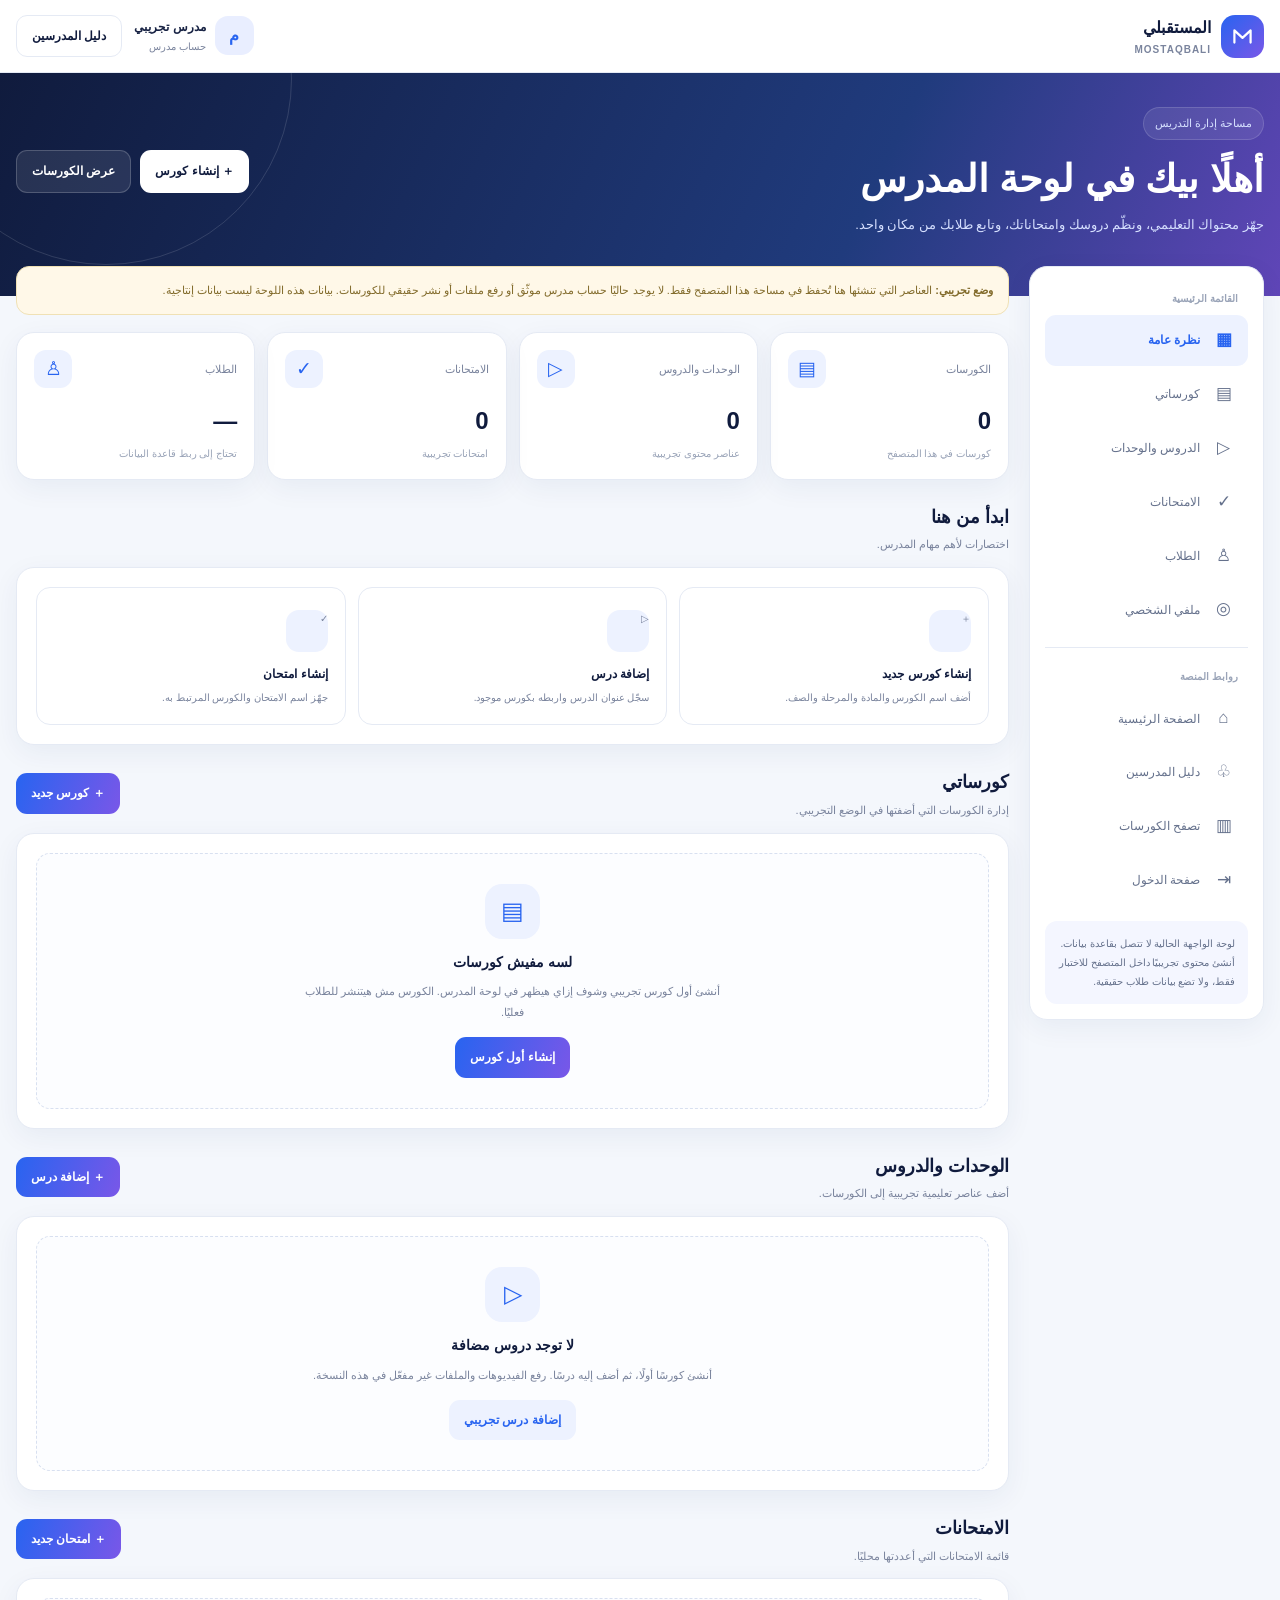
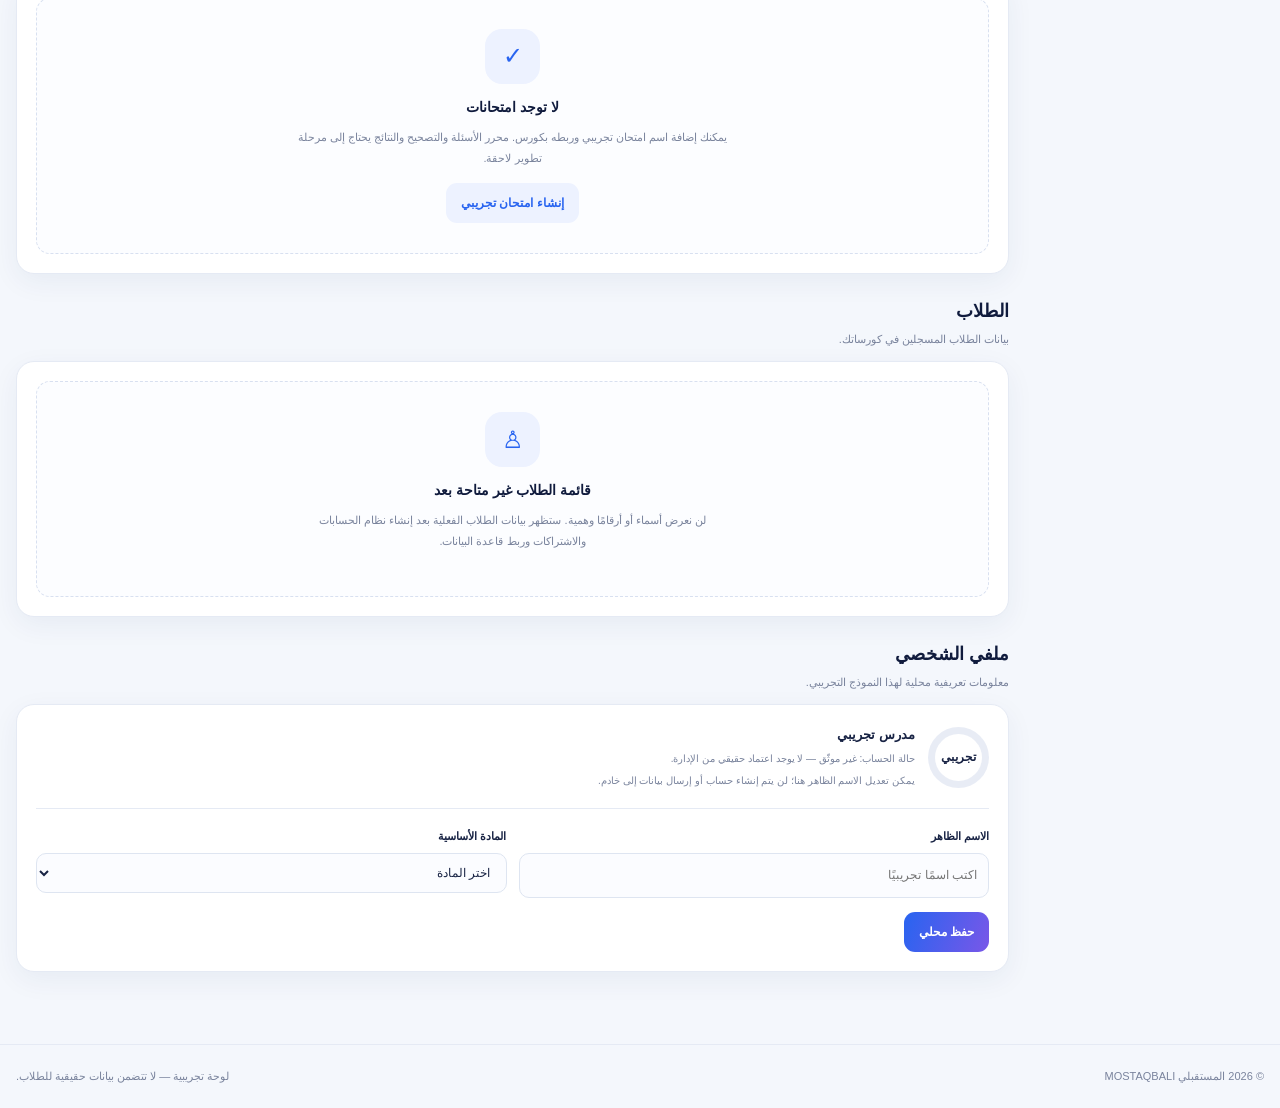
<file: teacher-dashboard.html>
<!DOCTYPE html>
<html lang="ar" dir="rtl">
<head>
<meta charset="UTF-8">
<meta name="viewport" content="width=device-width, initial-scale=1">
<meta name="theme-color" content="#101B3D">
<title>لوحة المدرس | المستقبلي</title>

<style>
:root{
  --navy:#101B3D;
  --blue:#2864F0;
  --purple:#7957E8;
  --bg:#F4F7FC;
  --white:#fff;
  --text:#182344;
  --muted:#7A849D;
  --border:#E5EAF4;
  --green:#159B70;
  --red:#D64B60;
  --shadow:0 8px 28px rgba(25,45,100,.06);
}
*{box-sizing:border-box}
body{
  margin:0;background:var(--bg);color:var(--text);
  font-family:Tahoma,Arial,sans-serif;line-height:1.7;
}
button,input,select,textarea{font:inherit}
button,a{-webkit-tap-highlight-color:transparent}
button{cursor:pointer}
a{text-decoration:none;color:inherit}
.container{width:min(1250px,calc(100% - 32px));margin:auto}

.header{
  position:sticky;top:0;z-index:20;background:#ffffffed;
  backdrop-filter:blur(12px);border-bottom:1px solid var(--border);
}
.nav{min-height:72px;display:flex;align-items:center;justify-content:space-between;gap:18px}
.brand{display:flex;align-items:center;gap:10px;font-weight:900;color:var(--navy)}
.logo{
  width:43px;height:43px;border-radius:14px;
  background:linear-gradient(135deg,var(--blue),var(--purple));
  display:grid;place-items:center;color:white;
}
.logo svg{width:27px;height:27px}
.brand small{display:block;font-size:10px;letter-spacing:1px;color:var(--muted)}
.nav-right{display:flex;align-items:center;gap:12px}
.user-mini{display:flex;align-items:center;gap:9px}
.avatar{
  width:39px;height:39px;border-radius:13px;
  display:grid;place-items:center;background:#E9EEFF;color:var(--blue);
  font-weight:900;overflow:hidden;flex-shrink:0;
}
.avatar img{width:100%;height:100%;object-fit:cover}
.user-name{font-size:12px;font-weight:900}
.user-role{font-size:10px;color:var(--muted)}
.btn{
  border:0;border-radius:11px;padding:10px 15px;
  font-size:12px;font-weight:800;display:inline-flex;
  align-items:center;justify-content:center;gap:7px;transition:.2s;
}
.btn:hover{transform:translateY(-1px)}
.primary{background:linear-gradient(110deg,var(--blue),var(--purple));color:white}
.light{background:#EDF2FF;color:var(--blue)}
.outline{background:white;border:1px solid var(--border);color:var(--navy)}
.danger{background:#FFF0F2;color:var(--red)}
.menu-button{display:none;border:1px solid var(--border);background:white;border-radius:10px;padding:8px 12px;font-size:20px}

.page-head{
  background:linear-gradient(115deg,#101B3D,#203B7D 67%,#6046B8);
  color:white;padding:34px 0 60px;position:relative;overflow:hidden;
}
.page-head:after{
  content:"";position:absolute;left:-80px;top:-180px;
  width:370px;height:370px;border:1px solid #ffffff22;border-radius:50%;
}
.head-content{position:relative;z-index:1;display:flex;justify-content:space-between;align-items:center;gap:20px}
.kicker{font-size:11px;color:#D6E0FF;background:#ffffff15;border:1px solid #ffffff25;border-radius:30px;padding:6px 11px;display:inline-block}
.page-head h1{font-size:clamp(26px,4vw,38px);line-height:1.4;margin:13px 0 8px}
.page-head p{font-size:13px;color:#D6E0FF;margin:0;max-width:650px}
.head-actions{display:flex;gap:9px;flex-wrap:wrap}
.white-button{background:white;color:var(--navy)}
main{padding:0 0 55px}
.layout{display:grid;grid-template-columns:235px minmax(0,1fr);gap:20px;margin-top:-30px;position:relative;z-index:2;align-items:start}
.sidebar,.panel,.stat-card{
  background:white;border:1px solid var(--border);border-radius:18px;box-shadow:var(--shadow);
}
.sidebar{padding:15px;position:sticky;top:90px}
.side-label{font-size:10px;color:#9AA4B8;font-weight:900;padding:8px 10px}
.side-link{
  width:100%;display:flex;align-items:center;gap:11px;padding:11px 12px;
  border:0;background:transparent;color:#65718C;border-radius:11px;
  text-align:right;font-size:12px;margin-bottom:3px;
}
.side-link .ico{width:25px;text-align:center;font-size:17px}
.side-link:hover,.side-link.active{background:#EDF2FF;color:var(--blue);font-weight:900}
.sidebar-divider{height:1px;background:var(--border);margin:12px 0}
.side-hint{padding:13px;background:#F4F6FF;border-radius:12px;color:#65718C;font-size:10px;line-height:1.9;margin-top:15px}
.content{min-width:0}
.demo-notice{
  background:#FFF8E8;border:1px solid #F0E1B5;color:#826B2B;
  border-radius:13px;padding:13px 15px;font-size:11px;line-height:1.9;margin-bottom:17px;
}
.stats{display:grid;grid-template-columns:repeat(4,minmax(0,1fr));gap:12px;margin-bottom:18px}
.stat-card{padding:17px;min-width:0}
.stat-top{display:flex;align-items:center;justify-content:space-between;gap:8px}
.stat-icon{width:38px;height:38px;border-radius:12px;background:#EDF2FF;color:var(--blue);display:grid;place-items:center;font-size:19px}
.stat-value{font-size:24px;font-weight:900;color:var(--navy);margin-top:13px}
.stat-label{font-size:11px;color:var(--muted)}
.stat-sub{font-size:10px;color:#9AA4B8;margin-top:3px}
.section-head{display:flex;justify-content:space-between;align-items:center;gap:12px;margin:22px 0 13px}
.section-head h2{font-size:18px;margin:0;color:var(--navy)}
.section-head p{font-size:11px;color:var(--muted);margin:3px 0 0}
.panel{padding:19px;margin-bottom:17px}
.panel-title{display:flex;justify-content:space-between;align-items:center;gap:12px;margin-bottom:16px}
.panel-title h3{font-size:15px;margin:0}
.panel-title p{font-size:11px;color:var(--muted);margin:4px 0 0}
.panel-title .btn{flex-shrink:0}
.quick-grid{display:grid;grid-template-columns:repeat(3,minmax(0,1fr));gap:12px}
.quick-card{
  border:1px solid var(--border);border-radius:14px;padding:17px;
  background:#fff;text-align:right;transition:.2s;min-width:0;
}
.quick-card:hover{border-color:#B9C9FF;background:#FAFBFF;transform:translateY(-2px)}
.quick-icon{width:42px;height:42px;border-radius:13px;display:grid;place-items:center;background:#EDF2FF;color:var(--blue);font-size:20px;margin-bottom:12px}
.quick-card strong{font-size:12px;display:block;color:var(--navy)}
.quick-card span{font-size:10px;color:var(--muted);display:block;margin-top:5px;line-height:1.8}
.empty{
  padding:30px 16px;text-align:center;border:1px dashed #D8E0F0;
  border-radius:14px;background:#FCFDFF;
}
.empty-icon{width:55px;height:55px;margin:0 auto 12px;border-radius:17px;background:#EDF2FF;color:var(--blue);display:grid;place-items:center;font-size:24px}
.empty h3{font-size:14px;margin:0 0 7px;color:var(--navy)}
.empty p{font-size:11px;color:var(--muted);line-height:1.9;max-width:440px;margin:0 auto 14px}
.course-list{display:grid;gap:10px}
.course-row{
  border:1px solid var(--border);border-radius:13px;padding:13px;
  display:flex;align-items:center;justify-content:space-between;gap:12px;
}
.course-info{display:flex;align-items:center;gap:11px;min-width:0}
.course-icon{width:43px;height:43px;flex-shrink:0;border-radius:13px;background:#F0EDFF;color:var(--purple);display:grid;place-items:center;font-size:18px}
.course-name{font-size:12px;font-weight:900;overflow-wrap:anywhere}
.course-meta{font-size:10px;color:var(--muted);margin-top:4px}
.badge{display:inline-block;padding:5px 8px;border-radius:8px;font-size:10px;background:#F0F2F7;color:#77829A;white-space:nowrap}
.table-wrap{overflow:auto}
table{width:100%;border-collapse:collapse;min-width:500px}
th,td{text-align:right;padding:12px 10px;border-bottom:1px solid #EEF1F7;font-size:11px}
th{color:#8B95AA;font-weight:700;background:#FBFCFE}
td{color:#4E5B77}
.status{padding:5px 8px;border-radius:8px;background:#F1F3F8;color:#77829A;font-size:10px;white-space:nowrap}
.status.pending{background:#FFF6DF;color:#9A7825}
.status.approved{background:#E7F8F0;color:#13875F}
.profile-progress{display:flex;align-items:center;gap:13px}
.progress-circle{
  width:61px;height:61px;border-radius:50%;
  background:conic-gradient(var(--blue) 0deg,#E8ECF5 0deg);
  display:grid;place-items:center;flex-shrink:0;
}
.progress-circle span{width:47px;height:47px;border-radius:50%;background:white;display:grid;place-items:center;font-size:12px;font-weight:900}
.profile-progress h3{font-size:13px;margin:0}
.profile-progress p{font-size:10px;color:var(--muted);margin:4px 0 0;line-height:1.8}
.footer{padding:22px 0;border-top:1px solid var(--border);color:var(--muted);font-size:11px}
.footer-inner{display:flex;justify-content:space-between;align-items:center;gap:15px;flex-wrap:wrap}
.modal-backdrop{display:none;position:fixed;inset:0;z-index:100;background:#101B3D99;backdrop-filter:blur(5px);align-items:center;justify-content:center;padding:16px}
.modal-backdrop.open{display:flex}
.modal{width:min(560px,100%);max-height:90vh;overflow:auto;background:white;border-radius:20px;padding:23px;box-shadow:0 25px 80px #0003}
.modal-head{display:flex;justify-content:space-between;align-items:center;gap:10px;margin-bottom:16px}
.modal-head h2{font-size:19px;margin:0}
.close{width:35px;height:35px;border:1px solid var(--border);border-radius:10px;background:white;font-size:20px}
.form-grid{display:grid;grid-template-columns:1fr 1fr;gap:0 12px}
.field{margin-bottom:14px}
.field.full{grid-column:1/-1}
.field label{display:block;font-size:11px;font-weight:900;margin-bottom:7px}
.field input,.field select,.field textarea{
  width:100%;border:1px solid #DEE5F1;border-radius:10px;padding:11px;
  outline:none;background:#FBFCFF;font-size:12px;color:var(--text)
}
.field input:focus,.field select:focus,.field textarea:focus{border-color:var(--blue);box-shadow:0 0 0 3px #2864f012}
.modal-note{font-size:10px;color:#826B2B;background:#FFF8E8;border:1px solid #F0E1B5;border-radius:10px;padding:11px;line-height:1.9;margin-bottom:15px}
.modal-actions{display:flex;gap:9px;flex-wrap:wrap}
.toast{
  position:fixed;bottom:20px;left:50%;transform:translate(-50%,20px);
  z-index:150;background:var(--navy);color:white;padding:12px 17px;
  border-radius:12px;font-size:12px;opacity:0;pointer-events:none;
  transition:.2s;max-width:calc(100% - 30px);text-align:center
}
.toast.show{opacity:1;transform:translate(-50%,0)}
body.modal-open{overflow:hidden}
@media(max-width:1000px){
  .stats{grid-template-columns:repeat(2,minmax(0,1fr))}
  .layout{grid-template-columns:205px minmax(0,1fr)}
  .quick-grid{grid-template-columns:repeat(2,minmax(0,1fr))}
}
@media(max-width:720px){
  .container{width:calc(100% - 24px)}
  .nav{min-height:65px}.menu-button{display:block}
  .user-name{max-width:100px;overflow:hidden;text-overflow:ellipsis;white-space:nowrap}
  .nav-right>.btn{display:none}
  .layout{grid-template-columns:1fr;margin-top:-24px}
  .sidebar{position:static;display:none}
  .sidebar.open{display:block}
  .side-links{display:grid;grid-template-columns:1fr 1fr;gap:3px}
  .side-hint{display:none}
  .head-content{align-items:flex-start;flex-direction:column}
  .page-head{padding:27px 0 50px}
  .page-head h1{font-size:27px}
  .stats{gap:9px}
  .stat-card{padding:12px}
  .stat-value{font-size:21px}
  .quick-grid{grid-template-columns:1fr 1fr}
  .panel{padding:14px}
}
@media(max-width:420px){
  .brand{gap:7px}.brand>span:last-child{font-size:13px}
  .logo{width:37px;height:37px}
  .stats{grid-template-columns:1fr 1fr}
  .quick-grid{grid-template-columns:1fr}
  .form-grid{grid-template-columns:1fr}
  .field.full{grid-column:auto}
  .course-row{align-items:flex-start;flex-direction:column}
  .section-head{align-items:flex-start;flex-direction:column}
}
</style>
</head>

<body>
<header class="header">
  <div class="container nav">
    <a class="brand" href="home.html">
      <span class="logo">
        <svg viewBox="0 0 40 40" fill="none" aria-hidden="true">
          <path d="M8 29V11L20 22L32 11V29" stroke="white" stroke-width="3.3" stroke-linecap="round" stroke-linejoin="round"/>
        </svg>
      </span>
      <span>المستقبلي<small>MOSTAQBALI</small></span>
    </a>

    <div class="nav-right">
      <div class="user-mini">
        <div class="avatar" id="headerAvatar">م</div>
        <div>
          <div class="user-name" id="headerName">لوحة المدرس</div>
          <div class="user-role">حساب مدرس</div>
        </div>
      </div>
      <a class="btn outline" href="teachers.html">دليل المدرسين</a>
      <button class="menu-button" id="menuButton" aria-label="القائمة" aria-expanded="false">☰</button>
    </div>
  </div>
</header>

<section class="page-head">
  <div class="container head-content">
    <div>
      <span class="kicker">مساحة إدارة التدريس</span>
      <h1>أهلًا بيك في لوحة المدرس</h1>
      <p>جهّز محتواك التعليمي، ونظّم دروسك وامتحاناتك، وتابع طلابك من مكان واحد.</p>
    </div>
    <div class="head-actions">
      <button class="btn white-button" id="newCourseTop">＋ إنشاء كورس</button>
      <a class="btn" style="background:#ffffff18;color:white;border:1px solid #ffffff30" href="courses.html">عرض الكورسات</a>
    </div>
  </div>
</section>

<main>
<div class="container layout">
  <aside class="sidebar" id="sidebar">
    <div class="side-label">القائمة الرئيسية</div>
    <div class="side-links">
      <button class="side-link active" data-section="overview"><span class="ico">▦</span> نظرة عامة</button>
      <button class="side-link" data-section="myCourses"><span class="ico">▤</span> كورساتي</button>
      <button class="side-link" data-section="lessons"><span class="ico">▷</span> الدروس والوحدات</button>
      <button class="side-link" data-section="exams"><span class="ico">✓</span> الامتحانات</button>
      <button class="side-link" data-section="students"><span class="ico">♙</span> الطلاب</button>
      <button class="side-link" data-section="profile"><span class="ico">◎</span> ملفي الشخصي</button>
    </div>
    <div class="sidebar-divider"></div>
    <div class="side-label">روابط المنصة</div>
    <div class="side-links">
      <a class="side-link" href="home.html"><span class="ico">⌂</span> الصفحة الرئيسية</a>
      <a class="side-link" href="teachers.html"><span class="ico">♧</span> دليل المدرسين</a>
      <a class="side-link" href="courses.html"><span class="ico">▥</span> تصفح الكورسات</a>
      <a class="side-link" href="auth.html"><span class="ico">⇥</span> صفحة الدخول</a>
    </div>
    <div class="side-hint">لوحة الواجهة الحالية لا تتصل بقاعدة بيانات. أنشئ محتوى تجريبيًا داخل المتصفح للاختبار فقط، ولا تضع بيانات طلاب حقيقية.</div>
  </aside>

  <div class="content">
    <div class="demo-notice">
      <strong>وضع تجريبي:</strong>
      العناصر التي تنشئها هنا تُحفظ في مساحة هذا المتصفح فقط. لا يوجد حاليًا حساب مدرس موثّق أو رفع ملفات أو نشر حقيقي للكورسات. بيانات هذه اللوحة ليست بيانات إنتاجية.
    </div>

    <section class="stats" id="stats">
      <article class="stat-card">
        <div class="stat-top"><span class="stat-label">الكورسات</span><span class="stat-icon">▤</span></div>
        <div class="stat-value" id="courseCount">0</div>
        <div class="stat-sub">كورسات في هذا المتصفح</div>
      </article>
      <article class="stat-card">
        <div class="stat-top"><span class="stat-label">الوحدات والدروس</span><span class="stat-icon">▷</span></div>
        <div class="stat-value" id="lessonCount">0</div>
        <div class="stat-sub">عناصر محتوى تجريبية</div>
      </article>
      <article class="stat-card">
        <div class="stat-top"><span class="stat-label">الامتحانات</span><span class="stat-icon">✓</span></div>
        <div class="stat-value" id="examCount">0</div>
        <div class="stat-sub">امتحانات تجريبية</div>
      </article>
      <article class="stat-card">
        <div class="stat-top"><span class="stat-label">الطلاب</span><span class="stat-icon">♙</span></div>
        <div class="stat-value">—</div>
        <div class="stat-sub">تحتاج إلى ربط قاعدة البيانات</div>
      </article>
    </section>

    <section id="overviewSection">
      <div class="section-head">
        <div><h2>ابدأ من هنا</h2><p>اختصارات لأهم مهام المدرس.</p></div>
      </div>

      <div class="panel">
        <div class="quick-grid">
          <button class="quick-card" data-open="course">
            <span class="quick-icon">＋</span>
            <strong>إنشاء كورس جديد</strong>
            <span>أضف اسم الكورس والمادة والمرحلة والصف.</span>
          </button>
          <button class="quick-card" data-open="lesson">
            <span class="quick-icon">▷</span>
            <strong>إضافة درس</strong>
            <span>سجّل عنوان الدرس واربطه بكورس موجود.</span>
          </button>
          <button class="quick-card" data-open="exam">
            <span class="quick-icon">✓</span>
            <strong>إنشاء امتحان</strong>
            <span>جهّز اسم الامتحان والكورس المرتبط به.</span>
          </button>
        </div>
      </div>
    </section>

    <section id="myCoursesSection">
      <div class="section-head">
        <div><h2>كورساتي</h2><p>إدارة الكورسات التي أضفتها في الوضع التجريبي.</p></div>
        <button class="btn primary" id="newCourse">＋ كورس جديد</button>
      </div>
      <div class="panel">
        <div class="course-list" id="courseList"></div>
        <div class="empty" id="courseEmpty">
          <div class="empty-icon">▤</div>
          <h3>لسه مفيش كورسات</h3>
          <p>أنشئ أول كورس تجريبي وشوف إزاي هيظهر في لوحة المدرس. الكورس مش هيتنشر للطلاب فعليًا.</p>
          <button class="btn primary" data-open="course">إنشاء أول كورس</button>
        </div>
      </div>
    </section>

    <section id="lessonsSection">
      <div class="section-head">
        <div><h2>الوحدات والدروس</h2><p>أضف عناصر تعليمية تجريبية إلى الكورسات.</p></div>
        <button class="btn primary" id="newLesson">＋ إضافة درس</button>
      </div>
      <div class="panel">
        <div class="course-list" id="lessonList"></div>
        <div class="empty" id="lessonEmpty">
          <div class="empty-icon">▷</div>
          <h3>لا توجد دروس مضافة</h3>
          <p>أنشئ كورسًا أولًا، ثم أضف إليه درسًا. رفع الفيديوهات والملفات غير مفعّل في هذه النسخة.</p>
          <button class="btn light" data-open="lesson">إضافة درس تجريبي</button>
        </div>
      </div>
    </section>

    <section id="examsSection">
      <div class="section-head">
        <div><h2>الامتحانات</h2><p>قائمة الامتحانات التي أعددتها محليًا.</p></div>
        <button class="btn primary" id="newExam">＋ امتحان جديد</button>
      </div>
      <div class="panel">
        <div class="course-list" id="examList"></div>
        <div class="empty" id="examEmpty">
          <div class="empty-icon">✓</div>
          <h3>لا توجد امتحانات</h3>
          <p>يمكنك إضافة اسم امتحان تجريبي وربطه بكورس. محرر الأسئلة والتصحيح والنتائج يحتاج إلى مرحلة تطوير لاحقة.</p>
          <button class="btn light" data-open="exam">إنشاء امتحان تجريبي</button>
        </div>
      </div>
    </section>

    <section id="studentsSection">
      <div class="section-head">
        <div><h2>الطلاب</h2><p>بيانات الطلاب المسجلين في كورساتك.</p></div>
      </div>
      <div class="panel">
        <div class="empty">
          <div class="empty-icon">♙</div>
          <h3>قائمة الطلاب غير متاحة بعد</h3>
          <p>لن نعرض أسماء أو أرقامًا وهمية. ستظهر بيانات الطلاب الفعلية بعد إنشاء نظام الحسابات والاشتراكات وربط قاعدة البيانات.</p>
        </div>
      </div>
    </section>

    <section id="profileSection">
      <div class="section-head">
        <div><h2>ملفي الشخصي</h2><p>معلومات تعريفية محلية لهذا النموذج التجريبي.</p></div>
      </div>
      <div class="panel">
        <div class="profile-progress">
          <div class="progress-circle"><span>تجريبي</span></div>
          <div>
            <h3 id="profileName">مدرس تجريبي</h3>
            <p>حالة الحساب: غير موثّق — لا يوجد اعتماد حقيقي من الإدارة.</p>
            <p>يمكن تعديل الاسم الظاهر هنا؛ لن يتم إنشاء حساب أو إرسال بيانات إلى خادم.</p>
          </div>
        </div>
        <div style="height:1px;background:var(--border);margin:18px 0"></div>
        <form id="profileForm">
          <div class="form-grid">
            <div class="field">
              <label for="teacherName">الاسم الظاهر</label>
              <input id="teacherName" maxlength="80" placeholder="اكتب اسمًا تجريبيًا">
            </div>
            <div class="field">
              <label for="teacherSubject">المادة الأساسية</label>
              <select id="teacherSubject">
                <option value="">اختر المادة</option>
                <option>اللغة العربية</option><option>اللغة الإنجليزية</option>
                <option>اللغة الفرنسية</option><option>الرياضيات</option>
                <option>الفيزياء</option><option>الكيمياء</option><option>الأحياء</option>
                <option>التاريخ</option><option>الجغرافيا</option><option>الفلسفة والمنطق</option>
              </select>
            </div>
          </div>
          <button class="btn primary" type="submit">حفظ محلي</button>
        </form>
      </div>
    </section>
  </div>
</div>
</main>

<footer class="footer">
  <div class="container footer-inner">
    <span>© <span id="year"></span> المستقبلي MOSTAQBALI</span>
    <span>لوحة تجريبية — لا تتضمن بيانات حقيقية للطلاب.</span>
  </div>
</footer>

<div class="modal-backdrop" id="modalBackdrop" role="dialog" aria-modal="true" aria-labelledby="modalTitle">
  <div class="modal">
    <div class="modal-head">
      <h2 id="modalTitle">إضافة عنصر</h2>
      <button class="close" id="closeModal" type="button" aria-label="إغلاق">×</button>
    </div>
    <form id="itemForm">
      <div id="modalFields"></div>
      <div class="modal-note">سيتم حفظ العنصر في تخزين المتصفح لهذا الجهاز فقط. لا يتم رفعه إلى المنصة ولا يظهر للطلاب الآخرين.</div>
      <div class="modal-actions">
        <button class="btn primary" type="submit">حفظ تجريبي</button>
        <button class="btn outline" type="button" id="cancelModal">إلغاء</button>
      </div>
    </form>
  </div>
</div>

<div class="toast" id="toast" role="status" aria-live="polite"></div>

<script>
"use strict";

const $ = selector => document.querySelector(selector);
const STORAGE_KEY = "mostaqbali_teacher_dashboard_demo_v1";

const defaultState = {
  courses: [],
  lessons: [],
  exams: [],
  profile: { name: "", subject: "" }
};

let appState = loadState();
let currentFormType = "";

function loadState(){
  try{
    const saved = localStorage.getItem(STORAGE_KEY);
    if(!saved) return structuredClone(defaultState);
    const parsed = JSON.parse(saved);
    return {
      courses: Array.isArray(parsed.courses) ? parsed.courses : [],
      lessons: Array.isArray(parsed.lessons) ? parsed.lessons : [],
      exams: Array.isArray(parsed.exams) ? parsed.exams : [],
      profile: parsed.profile && typeof parsed.profile === "object"
        ? parsed.profile
        : {name:"",subject:""}
    };
  }catch(error){
    return structuredClone(defaultState);
  }
}

function persistState(){
  try{
    localStorage.setItem(STORAGE_KEY, JSON.stringify(appState));
    return true;
  }catch(error){
    notify("تعذر الحفظ في المتصفح. قد تكون مساحة التخزين ممتلئة.");
    return false;
  }
}

function escapeHTML(value){
  return String(value ?? "").replace(/[&<>"']/g, char => ({
    "&":"&amp;","<":"&lt;",">":"&gt;",'"':"&quot;","'":"&#39;"
  })[char]);
}

let toastTimer;
function notify(message){
  const toast = $("#toast");
  toast.textContent = message;
  toast.classList.add("show");
  clearTimeout(toastTimer);
  toastTimer = setTimeout(() => toast.classList.remove("show"), 3300);
}

function id(){
  return Date.now().toString(36) + Math.random().toString(36).slice(2,8);
}

function courseOptions(){
  if(appState.courses.length === 0){
    return '<option value="">أنشئ كورسًا أولًا</option>';
  }
  return '<option value="">اختر الكورس</option>' +
    appState.courses.map(course =>
      `<option value="${escapeHTML(course.id)}">${escapeHTML(course.title)}</option>`
    ).join("");
}

function openForm(type){
  currentFormType = type;
  const titles = {
    course:"إنشاء كورس تجريبي",
    lesson:"إضافة درس تجريبي",
    exam:"إنشاء امتحان تجريبي"
  };
  $("#modalTitle").textContent = titles[type] || "إضافة عنصر";

  if(type === "course"){
    $("#modalFields").innerHTML = `
      <div class="form-grid">
        <div class="field full">
          <label for="itemTitle">اسم الكورس *</label>
          <input id="itemTitle" name="title" required maxlength="120" placeholder="مثال: مراجعة الفيزياء">
        </div>
        <div class="field">
          <label for="itemSubject">المادة *</label>
          <select id="itemSubject" name="subject" required>
            <option value="">اختر المادة</option>
            <option>اللغة العربية</option><option>اللغة الإنجليزية</option>
            <option>اللغة الفرنسية</option><option>الرياضيات</option>
            <option>الفيزياء</option><option>الكيمياء</option><option>الأحياء</option>
            <option>التاريخ</option><option>الجغرافيا</option><option>الفلسفة والمنطق</option>
          </select>
        </div>
        <div class="field">
          <label for="itemStage">المرحلة *</label>
          <select id="itemStage" name="stage" required>
            <option value="">اختر المرحلة</option>
            <option>ابتدائي</option><option>إعدادي</option><option>ثانوي</option>
          </select>
        </div>
        <div class="field full">
          <label for="itemGrade">الصف الدراسي *</label>
          <select id="itemGrade" name="grade" required>
            <option value="">اختر الصف</option>
            <option>الصف الأول الابتدائي</option><option>الصف الثاني الابتدائي</option>
            <option>الصف الثالث الابتدائي</option><option>الصف الرابع الابتدائي</option>
            <option>الصف الخامس الابتدائي</option><option>الصف السادس الابتدائي</option>
            <option>الصف الأول الإعدادي</option><option>الصف الثاني الإعدادي</option>
            <option>الصف الثالث الإعدادي</option><option>الصف الأول الثانوي</option>
            <option>الصف الثاني الثانوي</option><option>الصف الثالث الثانوي</option>
          </select>
        </div>
        <div class="field full">
          <label for="itemDescription">وصف الكورس</label>
          <textarea id="itemDescription" name="description" rows="3" maxlength="600" placeholder="نبذة مختصرة عن المحتوى"></textarea>
        </div>
      </div>`;
  }else if(type === "lesson"){
    if(appState.courses.length === 0){
      notify("أنشئ كورسًا أولًا قبل إضافة درس.");
      return;
    }
    $("#modalFields").innerHTML = `
      <div class="field">
        <label for="itemCourse">الكورس *</label>
        <select id="itemCourse" name="courseId" required>${courseOptions()}</select>
      </div>
      <div class="field">
        <label for="itemTitle">عنوان الدرس *</label>
        <input id="itemTitle" name="title" required maxlength="120" placeholder="عنوان الدرس">
      </div>
      <div class="field">
        <label for="itemUnit">اسم الوحدة</label>
        <input id="itemUnit" name="unit" maxlength="120" placeholder="الوحدة الأولى">
      </div>
      <div class="field">
        <label for="itemDuration">المدة بالدقائق</label>
        <input id="itemDuration" name="duration" type="number" min="1" max="1000" placeholder="مثال: 35">
      </div>`;
  }else if(type === "exam"){
    if(appState.courses.length === 0){
      notify("أنشئ كورسًا أولًا قبل إضافة امتحان.");
      return;
    }
    $("#modalFields").innerHTML = `
      <div class="field">
        <label for="itemCourse">الكورس *</label>
        <select id="itemCourse" name="courseId" required>${courseOptions()}</select>
      </div>
      <div class="field">
        <label for="itemTitle">اسم الامتحان *</label>
        <input id="itemTitle" name="title" required maxlength="120" placeholder="امتحان الوحدة الأولى">
      </div>
      <div class="field">
        <label for="itemDuration">المدة بالدقائق</label>
        <input id="itemDuration" name="duration" type="number" min="1" max="600" placeholder="مثال: 30">
      </div>
      <div class="field">
        <label for="itemQuestions">عدد الأسئلة المخطط له</label>
        <input id="itemQuestions" name="questions" type="number" min="1" max="300" placeholder="مثال: 20">
      </div>`;
  }

  $("#modalBackdrop").classList.add("open");
  document.body.classList.add("modal-open");
  setTimeout(() => $("#modalFields input, #modalFields select")?.focus(), 30);
}

function closeForm(){
  $("#modalBackdrop").classList.remove("open");
  document.body.classList.remove("modal-open");
  $("#itemForm").reset();
  $("#modalFields").innerHTML = "";
  currentFormType = "";
}

function saveItem(event){
  event.preventDefault();
  const form = $("#itemForm");
  if(!form.reportValidity()) return;

  const data = Object.fromEntries(new FormData(form).entries());

  if(currentFormType === "course"){
    appState.courses.push({
      id:id(),
      title:data.title.trim(),
      subject:data.subject,
      stage:data.stage,
      grade:data.grade,
      description:(data.description || "").trim(),
      createdAt:new Date().toISOString()
    });
    persistState();
    closeForm();
    render();
    notify("تم حفظ الكورس في المتصفح فقط.");
    return;
  }

  const linkedCourse = appState.courses.find(course => course.id === data.courseId);
  if(!linkedCourse){
    notify("اختر كورسًا موجودًا.");
    return;
  }

  if(currentFormType === "lesson"){
    appState.lessons.push({
      id:id(),
      title:data.title.trim(),
      courseId:data.courseId,
      courseTitle:linkedCourse.title,
      unit:(data.unit || "").trim(),
      duration:data.duration ? Number(data.duration) : null,
      createdAt:new Date().toISOString()
    });
    persistState();
    closeForm();
    render();
    notify("تم حفظ الدرس التجريبي محليًا.");
    return;
  }

  if(currentFormType === "exam"){
    appState.exams.push({
      id:id(),
      title:data.title.trim(),
      courseId:data.courseId,
      courseTitle:linkedCourse.title,
      duration:data.duration ? Number(data.duration) : null,
      questions:data.questions ? Number(data.questions) : null,
      createdAt:new Date().toISOString()
    });
    persistState();
    closeForm();
    render();
    notify("تم حفظ بيانات الامتحان محليًا. الأسئلة والتصحيح غير مفعّلين.");
  }
}

function itemRow(item,type){
  const icons = {course:"▤",lesson:"▷",exam:"✓"};
  let meta = "";
  if(type === "course") meta = `${item.subject} • ${item.stage} • ${item.grade}`;
  if(type === "lesson") meta = `${item.courseTitle}${item.unit ? " • " + item.unit : ""}${item.duration ? " • " + item.duration + " دقيقة" : ""}`;
  if(type === "exam") meta = `${item.courseTitle}${item.questions ? " • " + item.questions + " سؤال مخطط" : ""}${item.duration ? " • " + item.duration + " دقيقة" : ""}`;

  return `
    <article class="course-row">
      <div class="course-info">
        <div class="course-icon">${icons[type]}</div>
        <div>
          <div class="course-name">${escapeHTML(item.title)}</div>
          <div class="course-meta">${escapeHTML(meta)}</div>
        </div>
      </div>
      <div style="display:flex;align-items:center;gap:8px">
        <span class="badge">محلي</span>
        <button class="btn danger" data-delete-type="${type}" data-delete-id="${escapeHTML(item.id)}" type="button">حذف</button>
      </div>
    </article>`;
}

function renderList(listId,emptyId,items,type){
  $(listId).innerHTML = items.map(item => itemRow(item,type)).join("");
  $(listId).style.display = items.length ? "grid" : "none";
  $(emptyId).style.display = items.length ? "none" : "block";
}

function render(){
  $("#courseCount").textContent = appState.courses.length;
  $("#lessonCount").textContent = appState.lessons.length;
  $("#examCount").textContent = appState.exams.length;

  renderList("#courseList","#courseEmpty",appState.courses,"course");
  renderList("#lessonList","#lessonEmpty",appState.lessons,"lesson");
  renderList("#examList","#examEmpty",appState.exams,"exam");

  const name = appState.profile.name || "مدرس تجريبي";
  $("#headerName").textContent = name;
  $("#profileName").textContent = name;
  $("#headerAvatar").textContent = name.trim().slice(0,1) || "م";
  $("#teacherName").value = appState.profile.name || "";
  $("#teacherSubject").value = appState.profile.subject || "";
}

function deleteItem(type,itemId){
  const names = {
    course:"الكورس",
    lesson:"الدرس",
    exam:"الامتحان"
  };
  if(!confirm(`هل تريد حذف ${names[type]} من البيانات التجريبية؟`)) return;

  if(type === "course"){
    appState.courses = appState.courses.filter(item => item.id !== itemId);
    appState.lessons = appState.lessons.filter(item => item.courseId !== itemId);
    appState.exams = appState.exams.filter(item => item.courseId !== itemId);
  }else if(type === "lesson"){
    appState.lessons = appState.lessons.filter(item => item.id !== itemId);
  }else if(type === "exam"){
    appState.exams = appState.exams.filter(item => item.id !== itemId);
  }

  persistState();
  render();
  notify("تم حذف العنصر من بيانات هذا المتصفح.");
}

document.addEventListener("click",event=>{
  const opener = event.target.closest("[data-open]");
  if(opener){
    openForm(opener.dataset.open);
    return;
  }

  const del = event.target.closest("[data-delete-type]");
  if(del){
    deleteItem(del.dataset.deleteType,del.dataset.deleteId);
  }
});

$("#newCourse").addEventListener("click",()=>openForm("course"));
$("#newCourseTop").addEventListener("click",()=>openForm("course"));
$("#newLesson").addEventListener("click",()=>openForm("lesson"));
$("#newExam").addEventListener("click",()=>openForm("exam"));

$("#itemForm").addEventListener("submit",saveItem);
$("#closeModal").addEventListener("click",closeForm);
$("#cancelModal").addEventListener("click",closeForm);

$("#modalBackdrop").addEventListener("click",event=>{
  if(event.target === $("#modalBackdrop")) closeForm();
});

document.addEventListener("keydown",event=>{
  if(event.key === "Escape") closeForm();
});

$("#profileForm").addEventListener("submit",event=>{
  event.preventDefault();
  appState.profile.name = $("#teacherName").value.trim().slice(0,80);
  appState.profile.subject = $("#teacherSubject").value;
  persistState();
  render();
  notify("تم حفظ بيانات الملف الشخصي محليًا.");
});

document.querySelectorAll("[data-section]").forEach(button=>{
  button.addEventListener("click",()=>{
    document.querySelectorAll("[data-section]").forEach(item=>item.classList.remove("active"));
    button.classList.add("active");

    const section = document.getElementById(button.dataset.section + "Section");
    if(section) section.scrollIntoView({behavior:"smooth",block:"start"});
  });
});

const menuButton = $("#menuButton");
menuButton.addEventListener("click",()=>{
  const opened = $("#sidebar").classList.toggle("open");
  menuButton.setAttribute("aria-expanded",String(opened));
  menuButton.textContent = opened ? "×" : "☰";
});

$("#year").textContent = new Date().getFullYear();
render();
</script>
</body>
                                          </html>
</file>
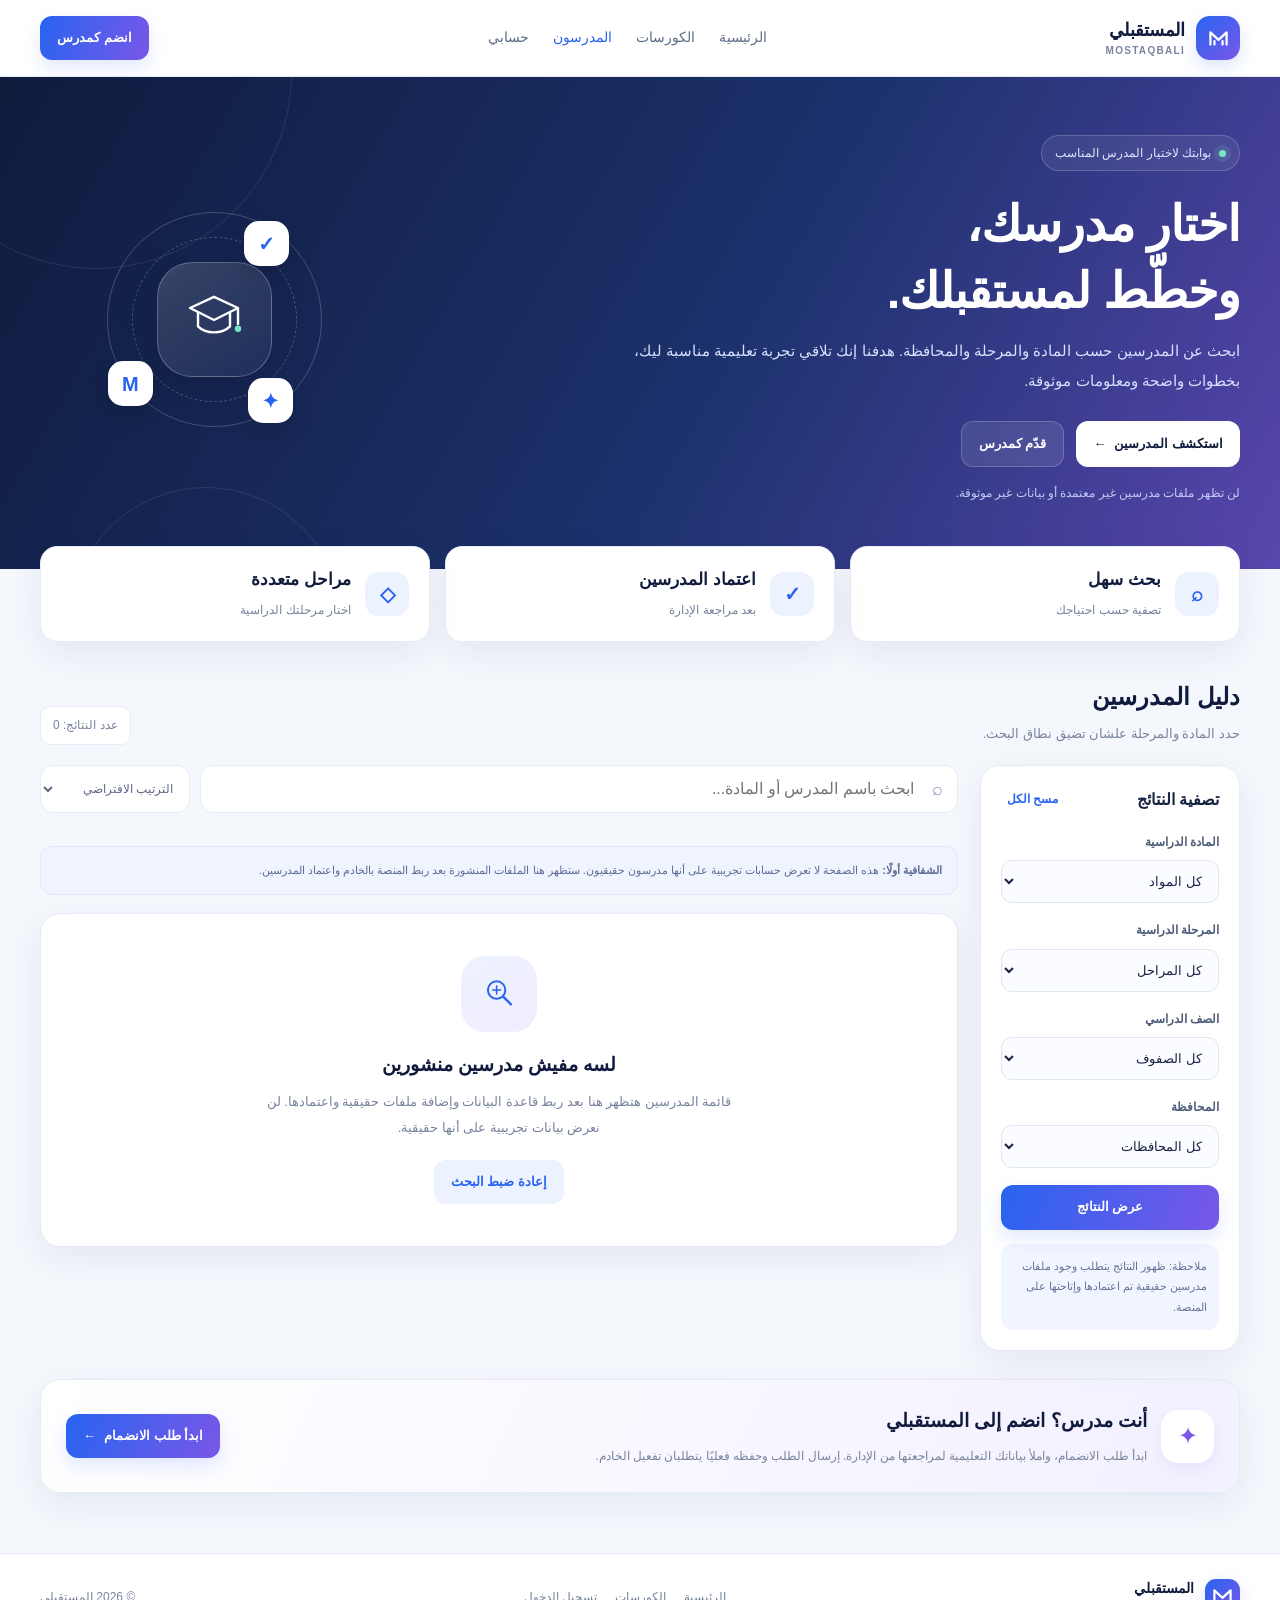
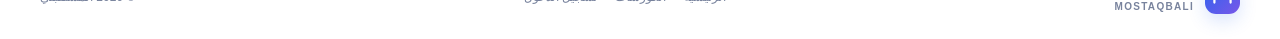
<file: teachers.html>
<!DOCTYPE html>
<html lang="ar" dir="rtl">
<head>
<meta charset="UTF-8">
<meta name="viewport" content="width=device-width, initial-scale=1.0">
<meta name="theme-color" content="#101B3D">
<title>المدرسون | المستقبلي MOSTAQBALI</title>
<style>
:root{
  --navy:#101B3D;
  --blue:#2864F0;
  --purple:#7957E8;
  --bg:#F4F7FC;
  --white:#FFFFFF;
  --text:#182344;
  --muted:#78839D;
  --border:#E5EAF4;
  --green:#169B72;
  --shadow:0 12px 35px rgba(25,45,100,.07);
  --radius:20px;
}
*{box-sizing:border-box}
html{scroll-behavior:smooth}
body{
  margin:0;
  background:var(--bg);
  color:var(--text);
  font-family:Tahoma,Arial,sans-serif;
  line-height:1.7;
}
button,input,select,textarea{font:inherit}
button,a{-webkit-tap-highlight-color:transparent}
a{text-decoration:none;color:inherit}
button{cursor:pointer}
.container{width:min(1200px,calc(100% - 36px));margin:auto}
.topbar{
  background:rgba(255,255,255,.94);
  border-bottom:1px solid var(--border);
  position:sticky;top:0;z-index:20;
  backdrop-filter:blur(14px);
}
.nav{
  min-height:76px;display:flex;align-items:center;
  justify-content:space-between;gap:20px;
}
.brand{display:flex;align-items:center;gap:11px;font-weight:900;color:var(--navy)}
.brand-mark{
  width:44px;height:44px;border-radius:14px;
  background:linear-gradient(135deg,var(--blue),var(--purple));
  display:grid;place-items:center;color:white;
  box-shadow:0 7px 17px #2864f02b;
}
.brand-mark svg{width:27px;height:27px}
.brand-title{font-size:18px;line-height:1.25}
.brand-title small{display:block;color:var(--muted);font-size:10px;letter-spacing:1.3px;margin-top:3px}
.nav-links{display:flex;align-items:center;gap:24px;color:#606d89;font-size:14px}
.nav-links a:hover,.nav-links a.active{color:var(--blue)}
.nav-actions{display:flex;align-items:center;gap:10px}
.btn{
  border:0;border-radius:12px;padding:11px 17px;
  font-weight:800;font-size:13px;display:inline-flex;
  align-items:center;justify-content:center;gap:8px;
  transition:.2s ease;
}
.btn:hover{transform:translateY(-2px)}
.btn-primary{background:linear-gradient(110deg,var(--blue),var(--purple));color:#fff;box-shadow:0 8px 18px #2864f024}
.btn-light{background:#EDF2FF;color:var(--blue)}
.btn-outline{background:white;color:var(--navy);border:1px solid var(--border)}
.menu-toggle{display:none;background:white;border:1px solid var(--border);border-radius:10px;padding:8px 12px;font-size:20px}
.hero{
  position:relative;overflow:hidden;
  background:linear-gradient(120deg,#101B3D 0%,#1C326D 57%,#5946AE 100%);
  color:white;padding:58px 0 64px;
}
.hero:before,.hero:after{content:"";position:absolute;border:1px solid #ffffff18;border-radius:50%;pointer-events:none}
.hero:before{width:390px;height:390px;left:-100px;top:-200px}
.hero:after{width:270px;height:270px;left:70px;bottom:-190px}
.hero-content{position:relative;z-index:1;display:grid;grid-template-columns:1.4fr .6fr;align-items:center;gap:38px}
.eyebrow{display:inline-flex;align-items:center;gap:8px;border:1px solid #ffffff30;background:#ffffff12;border-radius:30px;padding:7px 13px;font-size:12px;color:#E0E8FF}
.pulse{width:7px;height:7px;border-radius:50%;background:#78E8C3;box-shadow:0 0 0 5px #78e8c320}
.hero h1{font-size:clamp(30px,4.3vw,49px);line-height:1.35;margin:20px 0 12px;letter-spacing:-1px}
.hero p{max-width:620px;color:#D7E1FF;font-size:15px;line-height:2;margin:0}
.hero-buttons{display:flex;gap:12px;flex-wrap:wrap;margin-top:25px}
.btn-white{background:white;color:var(--navy)}
.hero-note{font-size:12px!important;margin-top:14px!important;color:#BFCDF3!important}
.hero-art{min-height:220px;display:grid;place-items:center;position:relative}
.orbit{width:215px;height:215px;border:1px solid #ffffff35;border-radius:50%;display:grid;place-items:center;position:relative}
.orbit:before{content:"";position:absolute;inset:24px;border:1px dashed #ffffff38;border-radius:50%}
.orbit-center{width:115px;height:115px;border-radius:35px;background:linear-gradient(145deg,#ffffff27,#ffffff0b);border:1px solid #ffffff40;display:grid;place-items:center;box-shadow:0 15px 45px #0002}
.orbit-center svg{width:64px;height:64px}
.orbit-dot{position:absolute;width:45px;height:45px;border-radius:15px;display:grid;place-items:center;background:white;color:var(--blue);box-shadow:0 10px 25px #0002;font-size:20px;font-weight:900}
.orbit-dot.one{top:8px;right:32px}
.orbit-dot.two{bottom:20px;left:0}
.orbit-dot.three{bottom:3px;right:28px}
main{padding:32px 0 60px}
.stats{
  display:grid;grid-template-columns:repeat(3,1fr);gap:15px;
  margin-top:-55px;position:relative;z-index:3;margin-bottom:35px;
}
.stat{background:white;border:1px solid var(--border);border-radius:17px;padding:19px 20px;box-shadow:var(--shadow);display:flex;align-items:center;gap:14px}
.stat-icon{width:44px;height:44px;flex-shrink:0;border-radius:14px;background:#EDF2FF;color:var(--blue);display:grid;place-items:center;font-size:20px;font-weight:900}
.stat strong{display:block;font-size:17px;color:var(--navy)}
.stat span{font-size:12px;color:var(--muted)}
.section-head{display:flex;align-items:end;justify-content:space-between;gap:15px;margin:26px 0 20px}
.section-head h2{margin:0;color:var(--navy);font-size:24px}
.section-head p{margin:5px 0 0;color:var(--muted);font-size:13px}
.result-count{font-size:12px;color:var(--muted);background:white;border:1px solid var(--border);padding:8px 12px;border-radius:10px}
.layout{display:grid;grid-template-columns:260px minmax(0,1fr);gap:22px;align-items:start}
.filters,.content-panel,.teacher-card,.empty-card,.apply-card{
  background:white;border:1px solid var(--border);border-radius:var(--radius);box-shadow:var(--shadow);
}
.filters{padding:20px;position:sticky;top:94px}
.filter-head{display:flex;align-items:center;justify-content:space-between;margin-bottom:19px}
.filter-head h3{font-size:16px;margin:0}
.reset-btn{border:0;background:none;color:var(--blue);font-size:12px;font-weight:800}
.field{margin-bottom:17px}
.field label{display:block;font-size:12px;font-weight:800;margin-bottom:8px;color:#4F5D7C}
.field input,.field select,.field textarea{
  width:100%;border:1px solid #E0E6F1;border-radius:11px;
  padding:12px;background:#FBFCFF;color:var(--text);outline:none;
  transition:.2s;font-size:13px;
}
.field input:focus,.field select:focus,.field textarea:focus{border-color:var(--blue);box-shadow:0 0 0 3px #2864f014}
.field input::placeholder,.field textarea::placeholder{color:#A3ADC0}
.filter-apply{width:100%}
.filter-tip{margin:14px 0 0;padding:12px;background:#F1F5FF;border-radius:12px;color:#657397;font-size:11px;line-height:1.9}
.searchbar{display:flex;gap:10px;margin-bottom:15px}
.searchbox{flex:1;position:relative}
.searchbox input{width:100%;height:48px;border:1px solid var(--border);border-radius:13px;padding:0 43px 0 14px;background:white;outline:none}
.searchbox input:focus{border-color:var(--blue)}
.search-icon{position:absolute;right:15px;top:50%;transform:translateY(-50%);color:#8490AA;font-size:18px}
.sort-select{width:150px;border:1px solid var(--border);border-radius:13px;background:white;padding:0 12px;color:#5D6985;font-size:12px;outline:none}
.active-filters{display:flex;flex-wrap:wrap;gap:7px;margin-bottom:18px}
.filter-chip{border:1px solid #DCE5FF;background:#EDF2FF;color:#335CC0;border-radius:30px;padding:6px 10px;font-size:11px;display:flex;align-items:center;gap:7px}
.filter-chip button{border:0;background:none;color:inherit;padding:0;font-size:14px}
.teacher-grid{display:grid;grid-template-columns:repeat(2,minmax(0,1fr));gap:16px}
.teacher-card{padding:20px;transition:.2s;min-width:0}
.teacher-card:hover{transform:translateY(-3px);box-shadow:0 16px 36px #182f6812}
.teacher-top{display:flex;align-items:center;gap:13px}
.teacher-avatar{
  width:64px;height:64px;flex-shrink:0;border-radius:19px;
  background:linear-gradient(145deg,#E7EDFF,#F1E9FF);
  color:var(--blue);display:grid;place-items:center;font-size:23px;font-weight:900;
  overflow:hidden;border:1px solid #E3E9FA;
}
.teacher-avatar img{width:100%;height:100%;object-fit:cover}
.teacher-name{font-size:16px;font-weight:900;color:var(--navy);margin:0 0 3px;overflow-wrap:anywhere}
.teacher-subject{font-size:12px;color:var(--blue);font-weight:800}
.verified{display:inline-flex;align-items:center;gap:4px;font-size:10px;color:var(--green);margin-top:4px}
.verified svg{width:13px;height:13px}
.teacher-description{font-size:12px;line-height:1.9;color:#75809A;margin:17px 0}
.teacher-tags{display:flex;flex-wrap:wrap;gap:6px;margin-bottom:16px}
.tag{font-size:10px;background:#F3F5FA;color:#65718C;border-radius:8px;padding:6px 8px}
.teacher-bottom{border-top:1px solid #EEF1F7;padding-top:15px;display:flex;align-items:center;justify-content:space-between;gap:10px}
.teacher-location{font-size:11px;color:#78839A;display:flex;align-items:center;gap:5px}
.teacher-actions{display:flex;gap:7px}
.teacher-actions .btn{padding:8px 10px;font-size:11px}
.empty-card{padding:42px 20px;text-align:center}
.empty-illustration{width:76px;height:76px;margin:0 auto 17px;border-radius:24px;background:linear-gradient(145deg,#EDF2FF,#F2ECFF);display:grid;place-items:center;color:var(--blue)}
.empty-illustration svg{width:38px;height:38px}
.empty-card h3{margin:0 0 8px;color:var(--navy);font-size:19px}
.empty-card p{margin:0 auto 19px;max-width:470px;color:var(--muted);font-size:13px;line-height:2}
.notice{border:1px solid #E0E8FF;background:#F0F4FF;color:#5C6C95;padding:13px 15px;border-radius:12px;font-size:11px;line-height:1.9;margin-bottom:18px}
.apply-card{margin-top:28px;padding:25px;background:linear-gradient(115deg,#fff,#F3F0FF);display:flex;align-items:center;justify-content:space-between;gap:20px}
.apply-copy h3{margin:0 0 7px;font-size:19px;color:var(--navy)}
.apply-copy p{margin:0;color:var(--muted);font-size:12px;line-height:1.9}
.apply-icon{width:53px;height:53px;flex-shrink:0;border-radius:17px;background:white;color:var(--purple);display:grid;place-items:center;font-size:24px;box-shadow:0 6px 18px #7957e815}
.apply-main{display:flex;align-items:center;gap:14px}
.footer{background:white;border-top:1px solid var(--border);padding:25px 0;color:var(--muted);font-size:12px}
.footer-inner{display:flex;align-items:center;justify-content:space-between;gap:15px}
.footer-links{display:flex;gap:18px;flex-wrap:wrap}
.footer-links a:hover{color:var(--blue)}
.modal-backdrop{display:none;position:fixed;inset:0;background:#101B3D99;z-index:100;align-items:center;justify-content:center;padding:18px;backdrop-filter:blur(5px)}
.modal-backdrop.open{display:flex}
.modal{background:white;border-radius:22px;width:min(560px,100%);max-height:90vh;overflow:auto;padding:25px;box-shadow:0 25px 80px #0003;animation:modalIn .2s ease}
@keyframes modalIn{from{opacity:0;transform:translateY(12px) scale(.98)}to{opacity:1;transform:none}}
.modal-head{display:flex;align-items:center;justify-content:space-between;gap:15px;margin-bottom:20px}
.modal-head h2{margin:0;font-size:20px;color:var(--navy)}
.close-modal{width:36px;height:36px;border:1px solid var(--border);border-radius:11px;background:white;color:#69758E;font-size:21px}
.modal-description{font-size:12px;color:var(--muted);line-height:1.9;margin:-8px 0 18px}
.form-grid{display:grid;grid-template-columns:1fr 1fr;gap:0 13px}
.form-grid .full{grid-column:1/-1}
.modal-actions{display:flex;justify-content:flex-start;gap:10px;margin-top:8px}
.form-note{background:#FFF8E8;border:1px solid #F3E4B8;color:#846C2D;padding:12px;border-radius:11px;font-size:11px;line-height:1.9;margin-bottom:16px}
.toast{position:fixed;bottom:22px;left:50%;transform:translate(-50%,20px);background:#101B3D;color:white;padding:13px 18px;border-radius:13px;font-size:12px;box-shadow:0 12px 30px #101b3d30;z-index:150;opacity:0;pointer-events:none;transition:.25s;max-width:calc(100% - 30px);text-align:center}
.toast.show{opacity:1;transform:translate(-50%,0)}
body.modal-open{overflow:hidden}
@media(max-width:950px){
 .nav-links{gap:13px}.hero-content{grid-template-columns:1fr .45fr}
 .layout{grid-template-columns:230px minmax(0,1fr)}
 .teacher-grid{grid-template-columns:1fr}
}
@media(max-width:720px){
 .container{width:min(100% - 26px,560px)}
 .nav{min-height:68px}.menu-toggle{display:block}
 .nav-links{display:none;position:absolute;top:68px;right:13px;left:13px;background:white;border:1px solid var(--border);border-radius:15px;padding:15px;box-shadow:var(--shadow);flex-direction:column;align-items:stretch;gap:0}
 .nav-links.open{display:flex}.nav-links a{padding:11px}
 .nav-actions .btn{padding:9px 11px;font-size:11px}
 .brand-title{font-size:15px}.brand-mark{width:39px;height:39px}
 .hero{padding:40px 0 65px}.hero-content{grid-template-columns:1fr}
 .hero-art{display:none}.hero h1{font-size:31px}.hero p{font-size:13px}
 .stats{gap:8px;margin-top:-42px;margin-bottom:25px}
 .stat{padding:12px 9px;gap:8px;flex-direction:column;text-align:center}
 .stat-icon{width:36px;height:36px;font-size:17px;border-radius:12px}
 .stat strong{font-size:14px}.stat span{font-size:10px}
 .layout{grid-template-columns:1fr}.filters{position:static}
 .filter-grid-mobile{display:grid;grid-template-columns:1fr 1fr;gap:0 12px}
 .section-head{align-items:start;flex-direction:column}.section-head h2{font-size:21px}
 .searchbar{flex-direction:column}.sort-select{height:45px;width:100%}
 .apply-card{align-items:flex-start;flex-direction:column}
 .apply-card .btn{width:100%}
 .footer-inner{flex-direction:column;align-items:flex-start}
}
@media(max-width:420px){
 .hero-buttons .btn{width:100%}.form-grid{grid-template-columns:1fr}
 .form-grid .full{grid-column:auto}
 .teacher-card{padding:15px}.teacher-top{gap:10px}
 .teacher-avatar{width:54px;height:54px;border-radius:16px}
 .teacher-bottom{align-items:flex-start;flex-direction:column}
 .teacher-actions{width:100%}.teacher-actions .btn{flex:1}
 .stats{grid-template-columns:repeat(3,minmax(0,1fr))}
}
</style>
</head>
<body>
<header class="topbar">
  <div class="container nav">
    <a class="brand" href="index.html" aria-label="المستقبلي - الرئيسية">
      <span class="brand-mark">
        <svg viewBox="0 0 40 40" fill="none" aria-hidden="true">
          <path d="M8 29V11L20 22L32 11V29" stroke="white" stroke-width="3.3" stroke-linecap="round" stroke-linejoin="round"/>
          <path d="M14 29V24M26 29V24" stroke="white" stroke-width="3.3" stroke-linecap="round"/>
        </svg>
      </span>
      <span class="brand-title">المستقبلي<small>MOSTAQBALI</small></span>
    </a>
    <button class="menu-toggle" id="menuToggle" aria-label="فتح القائمة" aria-expanded="false">☰</button>
    <nav class="nav-links" id="navLinks">
      <a href="home.html">الرئيسية</a>
      <a href="courses.html">الكورسات</a>
      <a class="active" href="teachers.html">المدرسون</a>
      <a href="auth.html">حسابي</a>
    </nav>
    <div class="nav-actions">
      <a class="btn btn-primary" href="#apply">انضم كمدرس</a>
    </div>
  </div>
</header>

<section class="hero">
  <div class="container hero-content">
    <div>
      <span class="eyebrow"><span class="pulse"></span> بوابتك لاختيار المدرس المناسب</span>
      <h1>اختار مدرسك،<br>وخطّط لمستقبلك.</h1>
      <p>ابحث عن المدرسين حسب المادة والمرحلة والمحافظة. هدفنا إنك تلاقي تجربة تعليمية مناسبة ليك، بخطوات واضحة ومعلومات موثوقة.</p>
      <div class="hero-buttons">
        <a class="btn btn-white" href="#directory">استكشف المدرسين <span>←</span></a>
        <a class="btn" style="background:#ffffff18;color:#fff;border:1px solid #ffffff30" href="#apply">قدّم كمدرس</a>
      </div>
      <p class="hero-note">لن تظهر ملفات مدرسين غير معتمدة أو بيانات غير موثوقة.</p>
    </div>
    <div class="hero-art" aria-hidden="true">
      <div class="orbit">
        <div class="orbit-center">
          <svg viewBox="0 0 80 80" fill="none">
            <path d="M10 25L40 11L70 25L40 40L10 25Z" stroke="white" stroke-width="3" stroke-linejoin="round"/>
            <path d="M20 31V48C30 58 50 58 60 48V31M70 26V45" stroke="white" stroke-width="3" stroke-linecap="round" stroke-linejoin="round"/>
            <circle cx="70" cy="51" r="4" fill="#78E8C3"/>
          </svg>
        </div>
        <span class="orbit-dot one">✓</span>
        <span class="orbit-dot two">M</span>
        <span class="orbit-dot three">✦</span>
      </div>
    </div>
  </div>
</section>

<main>
  <div class="container">
    <section class="stats" aria-label="مميزات المنصة">
      <div class="stat">
        <div class="stat-icon">⌕</div>
        <div><strong>بحث سهل</strong><span>تصفية حسب احتياجك</span></div>
      </div>
      <div class="stat">
        <div class="stat-icon">✓</div>
        <div><strong>اعتماد المدرسين</strong><span>بعد مراجعة الإدارة</span></div>
      </div>
      <div class="stat">
        <div class="stat-icon">◇</div>
        <div><strong>مراحل متعددة</strong><span>اختار مرحلتك الدراسية</span></div>
      </div>
    </section>

    <section id="directory">
      <div class="section-head">
        <div>
          <h2>دليل المدرسين</h2>
          <p>حدد المادة والمرحلة علشان تضيق نطاق البحث.</p>
        </div>
        <span class="result-count" id="resultCount">لا توجد نتائج منشورة</span>
      </div>

      <div class="layout">
        <aside class="filters">
          <div class="filter-head">
            <h3>تصفية النتائج</h3>
            <button type="button" class="reset-btn" id="resetFilters">مسح الكل</button>
          </div>
          <div class="field">
            <label for="filterSubject">المادة الدراسية</label>
            <select id="filterSubject">
              <option value="">كل المواد</option>
              <option>اللغة العربية</option>
              <option>اللغة الإنجليزية</option>
              <option>اللغة الفرنسية</option>
              <option>الرياضيات</option>
              <option>الفيزياء</option>
              <option>الكيمياء</option>
              <option>الأحياء</option>
              <option>التاريخ</option>
              <option>الجغرافيا</option>
              <option>الفلسفة والمنطق</option>
            </select>
          </div>
          <div class="field">
            <label for="filterStage">المرحلة الدراسية</label>
            <select id="filterStage">
              <option value="">كل المراحل</option>
              <option>ابتدائي</option>
              <option>إعدادي</option>
              <option>ثانوي</option>
            </select>
          </div>
          <div class="field">
            <label for="filterGrade">الصف الدراسي</label>
            <select id="filterGrade">
              <option value="">كل الصفوف</option>
              <option>الصف الأول الابتدائي</option>
              <option>الصف الثاني الابتدائي</option>
              <option>الصف الثالث الابتدائي</option>
              <option>الصف الرابع الابتدائي</option>
              <option>الصف الخامس الابتدائي</option>
              <option>الصف السادس الابتدائي</option>
              <option>الصف الأول الإعدادي</option>
              <option>الصف الثاني الإعدادي</option>
              <option>الصف الثالث الإعدادي</option>
              <option>الصف الأول الثانوي</option>
              <option>الصف الثاني الثانوي</option>
              <option>الصف الثالث الثانوي</option>
            </select>
          </div>
          <div class="field">
            <label for="filterGovernorate">المحافظة</label>
            <select id="filterGovernorate">
              <option value="">كل المحافظات</option>
              <option>القاهرة</option><option>الجيزة</option><option>الإسكندرية</option>
              <option>الدقهلية</option><option>البحر الأحمر</option><option>البحيرة</option>
              <option>الفيوم</option><option>الغربية</option><option>الإسماعيلية</option>
              <option>المنوفية</option><option>المنيا</option><option>القليوبية</option>
              <option>الوادي الجديد</option><option>السويس</option><option>أسوان</option>
              <option>أسيوط</option><option>بني سويف</option><option>بورسعيد</option>
              <option>دمياط</option><option>جنوب سيناء</option><option>كفر الشيخ</option>
              <option>مطروح</option><option>الأقصر</option><option>قنا</option>
              <option>شمال سيناء</option><option>سوهاج</option><option>الشرقية</option>
            </select>
          </div>
          <button class="btn btn-primary filter-apply" type="button" id="applyFilters">عرض النتائج</button>
          <p class="filter-tip">ملاحظة: ظهور النتائج يتطلب وجود ملفات مدرسين حقيقية تم اعتمادها وإتاحتها على المنصة.</p>
        </aside>

        <div>
          <div class="searchbar">
            <div class="searchbox">
              <span class="search-icon" aria-hidden="true">⌕</span>
              <input id="searchInput" type="search" placeholder="ابحث باسم المدرس أو المادة..." autocomplete="off" aria-label="البحث عن مدرس">
            </div>
            <select class="sort-select" id="sortSelect" aria-label="ترتيب النتائج">
              <option value="default">الترتيب الافتراضي</option>
              <option value="name">الاسم أبجديًا</option>
            </select>
          </div>
          <div class="active-filters" id="activeFilters"></div>

          <div class="notice">
            <strong>الشفافية أولًا:</strong>
            هذه الصفحة لا تعرض حسابات تجريبية على أنها مدرسون حقيقيون. ستظهر هنا الملفات المنشورة بعد ربط المنصة بالخادم واعتماد المدرسين.
          </div>

          <div id="teacherResults" class="teacher-grid" aria-live="polite"></div>

          <div class="empty-card" id="emptyState">
            <div class="empty-illustration">
              <svg viewBox="0 0 48 48" fill="none" aria-hidden="true">
                <circle cx="21" cy="19" r="11" stroke="currentColor" stroke-width="2.5"/>
                <path d="M29 27L39 37" stroke="currentColor" stroke-width="3" stroke-linecap="round"/>
                <path d="M16 19H26M21 14V24" stroke="currentColor" stroke-width="2" stroke-linecap="round"/>
              </svg>
            </div>
            <h3 id="emptyTitle">لسه مفيش مدرسين منشورين</h3>
            <p id="emptyText">قائمة المدرسين هتظهر هنا بعد ربط قاعدة البيانات وإضافة ملفات حقيقية واعتمادها. جرّب البحث أو التصفية بعد نشر الملفات.</p>
            <button class="btn btn-light" id="clearFromEmpty" type="button">إعادة ضبط البحث</button>
          </div>
        </div>
      </div>
    </section>

    <section class="apply-card" id="apply">
      <div class="apply-main">
        <div class="apply-icon" aria-hidden="true">✦</div>
        <div class="apply-copy">
          <h3>أنت مدرس؟ انضم إلى المستقبلي</h3>
          <p>ابدأ طلب الانضمام، واملأ بياناتك التعليمية لمراجعتها من الإدارة. إرسال الطلب وحفظه فعليًا يتطلبان تفعيل الخادم.</p>
        </div>
      </div>
      <button class="btn btn-primary" type="button" id="openApplication">ابدأ طلب الانضمام <span>←</span></button>
    </section>
  </div>
</main>

<footer class="footer">
  <div class="container footer-inner">
    <a class="brand" href="index.html">
      <span class="brand-mark" style="width:35px;height:35px;border-radius:11px">
        <svg viewBox="0 0 40 40" fill="none" aria-hidden="true"><path d="M8 29V11L20 22L32 11V29" stroke="white" stroke-width="3.3" stroke-linecap="round" stroke-linejoin="round"/></svg>
      </span>
      <span class="brand-title" style="font-size:14px">المستقبلي<small>MOSTAQBALI</small></span>
    </a>
    <div class="footer-links">
      <a href="home.html">الرئيسية</a>
      <a href="courses.html">الكورسات</a>
      <a href="auth.html">تسجيل الدخول</a>
    </div>
    <span>© <span id="year"></span> المستقبلي</span>
  </div>
</footer>

<div class="modal-backdrop" id="applicationModal" role="dialog" aria-modal="true" aria-labelledby="modalTitle">
  <div class="modal">
    <div class="modal-head">
      <h2 id="modalTitle">طلب الانضمام كمدرس</h2>
      <button class="close-modal" id="closeApplication" type="button" aria-label="إغلاق">×</button>
    </div>
    <p class="modal-description">اكتب البيانات الأساسية لطلبك. النموذج الحالي للواجهة فقط؛ لن يتم إرسال أو حفظ الطلب قبل ربط الخادم.</p>
    <div class="form-note">قبل نشر أي ملف، ستحتاج الإدارة إلى مراجعة بيانات المدرس ومؤهلاته واعتماد الحساب.</div>
    <form id="applicationForm">
      <div class="form-grid">
        <div class="field">
          <label for="appName">الاسم بالكامل *</label>
          <input id="appName" name="name" required maxlength="100" autocomplete="name" placeholder="اسم المدرس">
        </div>
        <div class="field">
          <label for="appPhone">رقم الهاتف *</label>
          <input id="appPhone" name="phone" required inputmode="tel" autocomplete="tel" placeholder="01xxxxxxxxx">
        </div>
        <div class="field">
          <label for="appEmail">البريد الإلكتروني</label>
          <input id="appEmail" name="email" type="email" autocomplete="email" placeholder="name@example.com">
        </div>
        <div class="field">
          <label for="appSubject">المادة الأساسية *</label>
          <select id="appSubject" name="subject" required>
            <option value="">اختر المادة</option>
            <option>اللغة العربية</option><option>اللغة الإنجليزية</option>
            <option>اللغة الفرنسية</option><option>الرياضيات</option>
            <option>الفيزياء</option><option>الكيمياء</option><option>الأحياء</option>
            <option>التاريخ</option><option>الجغرافيا</option><option>الفلسفة والمنطق</option>
            <option>مادة أخرى</option>
          </select>
        </div>
        <div class="field">
          <label for="appStage">المرحلة الدراسية *</label>
          <select id="appStage" name="stage" required>
            <option value="">اختر المرحلة</option>
            <option>ابتدائي</option><option>إعدادي</option><option>ثانوي</option>
            <option>أكثر من مرحلة</option>
          </select>
        </div>
        <div class="field">
          <label for="appGovernorate">المحافظة *</label>
          <select id="appGovernorate" name="governorate" required>
            <option value="">اختر المحافظة</option>
            <option>القاهرة</option><option>الجيزة</option><option>الإسكندرية</option>
            <option>الدقهلية</option><option>البحر الأحمر</option><option>البحيرة</option>
            <option>الفيوم</option><option>الغربية</option><option>الإسماعيلية</option>
            <option>المنوفية</option><option>المنيا</option><option>القليوبية</option>
            <option>الوادي الجديد</option><option>السويس</option><option>أسوان</option>
            <option>أسيوط</option><option>بني سويف</option><option>بورسعيد</option>
            <option>دمياط</option><option>جنوب سيناء</option><option>كفر الشيخ</option>
            <option>مطروح</option><option>الأقصر</option><option>قنا</option>
            <option>شمال سيناء</option><option>سوهاج</option><option>الشرقية</option>
          </select>
        </div>
        <div class="field full">
          <label for="appExperience">نبذة عن الخبرة وطريقة التدريس *</label>
          <textarea id="appExperience" name="experience" rows="3" required maxlength="1200" placeholder="اكتب نبذة مختصرة عن خبرتك والفئات التي تدرّسها"></textarea>
        </div>
      </div>
      <div class="modal-actions">
        <button class="btn btn-primary" type="submit">مراجعة البيانات</button>
        <button class="btn btn-outline" type="button" id="cancelApplication">إلغاء</button>
      </div>
    </form>
  </div>
</div>

<div class="toast" id="toast" role="status" aria-live="polite"></div>

<script>
"use strict";

const $ = (selector) => document.querySelector(selector);

const state = {
  teachers: [],
  filters: {
    search: "",
    subject: "",
    stage: "",
    grade: "",
    governorate: ""
  }
};

const els = {
  search: $("#searchInput"),
  subject: $("#filterSubject"),
  stage: $("#filterStage"),
  grade: $("#filterGrade"),
  governorate: $("#filterGovernorate"),
  sort: $("#sortSelect"),
  results: $("#teacherResults"),
  empty: $("#emptyState"),
  count: $("#resultCount"),
  chips: $("#activeFilters"),
  emptyTitle: $("#emptyTitle"),
  emptyText: $("#emptyText"),
  modal: $("#applicationModal"),
  form: $("#applicationForm"),
  toast: $("#toast")
};

let toastTimer;

function showToast(message) {
  els.toast.textContent = message;
  els.toast.classList.add("show");
  clearTimeout(toastTimer);
  toastTimer = setTimeout(() => els.toast.classList.remove("show"), 3600);
}

function escapeHTML(value) {
  return String(value ?? "").replace(/[&<>"']/g, char => ({
    "&": "&amp;",
    "<": "&lt;",
    ">": "&gt;",
    '"': "&quot;",
    "'": "&#39;"
  })[char]);
}

/*
  قائمة المدرسين فارغة عمدًا.
  عند تفعيل الخادم، تُحمّل هنا فقط ملفات المدرسين المعتمدة.
  شكل السجل المتوقع:
  {
    id, name, subject, stages: [], grades: [],
    governorate, bio, verified: true, published: true
  }
*/
function getPublishedTeachers() {
  return state.teachers.filter(teacher =>
    teacher && teacher.published === true && teacher.verified === true
  );
}

function matchesTeacher(teacher) {
  const search = state.filters.search.trim().toLocaleLowerCase("ar");
  const searchable = [
    teacher.name,
    teacher.subject,
    teacher.bio,
    teacher.governorate,
    ...(teacher.stages || []),
    ...(teacher.grades || [])
  ].join(" ").toLocaleLowerCase("ar");

  if (search && !searchable.includes(search)) return false;
  if (state.filters.subject && teacher.subject !== state.filters.subject) return false;
  if (state.filters.stage && !(teacher.stages || []).includes(state.filters.stage)) return false;
  if (state.filters.grade && !(teacher.grades || []).includes(state.filters.grade)) return false;
  if (state.filters.governorate && teacher.governorate !== state.filters.governorate) return false;

  return true;
}

function getFilterLabels() {
  return [
    ["search", "البحث", state.filters.search],
    ["subject", "المادة", state.filters.subject],
    ["stage", "المرحلة", state.filters.stage],
    ["grade", "الصف", state.filters.grade],
    ["governorate", "المحافظة", state.filters.governorate]
  ].filter(item => item[2]);
}

function renderFilterChips() {
  els.chips.innerHTML = getFilterLabels().map(([key, label, value]) => `
    <span class="filter-chip">
      ${escapeHTML(label)}: ${escapeHTML(value)}
      <button type="button" data-remove-filter="${escapeHTML(key)}" aria-label="إزالة تصفية ${escapeHTML(label)}">×</button>
    </span>
  `).join("");
}

function teacherCard(teacher) {
  const initials = escapeHTML((teacher.name || "م").trim().slice(0, 1));
  const stages = (teacher.stages || []).map(stage =>
    `<span class="tag">${escapeHTML(stage)}</span>`
  ).join("");
  const grades = (teacher.grades || []).slice(0, 2).map(grade =>
    `<span class="tag">${escapeHTML(grade)}</span>`
  ).join("");

  return `
    <article class="teacher-card">
      <div class="teacher-top">
        <div class="teacher-avatar">${initials}</div>
        <div>
          <h3 class="teacher-name">${escapeHTML(teacher.name)}</h3>
          <div class="teacher-subject">${escapeHTML(teacher.subject)}</div>
          <span class="verified">
            <svg viewBox="0 0 20 20" fill="none" aria-hidden="true">
              <path d="M10 1.8L12.4 3.1L15.1 3.2L16.1 5.7L18.2 7.4L17.5 10L18.2 12.6L16.1 14.3L15.1 16.8L12.4 16.9L10 18.2L7.6 16.9L4.9 16.8L3.9 14.3L1.8 12.6L2.5 10L1.8 7.4L3.9 5.7L4.9 3.2L7.6 3.1L10 1.8Z" fill="currentColor"/>
              <path d="M6.2 10L8.7 12.3L13.8 7.8" stroke="white" stroke-width="1.7" stroke-linecap="round" stroke-linejoin="round"/>
            </svg>
            مدرس معتمد
          </span>
        </div>
      </div>
      <p class="teacher-description">${escapeHTML(teacher.bio || "لا توجد نبذة متاحة حاليًا.")}</p>
      <div class="teacher-tags">${stages}${grades}</div>
      <div class="teacher-bottom">
        <span class="teacher-location">⌖ ${escapeHTML(teacher.governorate || "الموقع غير محدد")}</span>
        <div class="teacher-actions">
          <button class="btn btn-light" type="button" data-teacher-details="${escapeHTML(teacher.id)}">التفاصيل</button>
          <button class="btn btn-primary" type="button" data-teacher-contact="${escapeHTML(teacher.id)}">عرض الملف</button>
        </div>
      </div>
    </article>
  `;
}

function renderTeachers() {
  let teachers = getPublishedTeachers().filter(matchesTeacher);

  if (els.sort.value === "name") {
    teachers = [...teachers].sort((a, b) =>
      String(a.name || "").localeCompare(String(b.name || ""), "ar")
    );
  }

  els.count.textContent = `عدد النتائج: ${teachers.length}`;
  renderFilterChips();

  if (teachers.length === 0) {
    els.results.innerHTML = "";
    els.empty.hidden = false;

    const hasFilters = getFilterLabels().length > 0;
    els.emptyTitle.textContent = hasFilters
      ? "مفيش نتائج مطابقة للبحث"
      : "لسه مفيش مدرسين منشورين";

    els.emptyText.textContent = hasFilters
      ? "مفيش ملفات مدرسين معتمدة بتطابق اختياراتك حاليًا. امسح بعض عوامل التصفية أو جرّب كلمات بحث مختلفة."
      : "قائمة المدرسين هتظهر هنا بعد ربط قاعدة البيانات وإضافة ملفات حقيقية واعتمادها. لن نعرض بيانات تجريبية على أنها حقيقية.";

    $("#clearFromEmpty").textContent = hasFilters ? "مسح البحث والتصفية" : "إعادة ضبط البحث";
    return;
  }

  els.empty.hidden = true;
  els.results.innerHTML = teachers.map(teacherCard).join("");
}

function syncFiltersFromInputs() {
  state.filters.subject = els.subject.value;
  state.filters.stage = els.stage.value;
  state.filters.grade = els.grade.value;
  state.filters.governorate = els.governorate.value;
  state.filters.search = els.search.value;
  renderTeachers();
}

function resetFilters() {
  els.search.value = "";
  els.subject.value = "";
  els.stage.value = "";
  els.grade.value = "";
  els.governorate.value = "";
  els.sort.value = "default";

  state.filters = {
    search: "",
    subject: "",
    stage: "",
    grade: "",
    governorate: ""
  };

  renderTeachers();
}

$("#applyFilters").addEventListener("click", syncFiltersFromInputs);
$("#resetFilters").addEventListener("click", resetFilters);
$("#clearFromEmpty").addEventListener("click", resetFilters);
els.search.addEventListener("input", syncFiltersFromInputs);
els.sort.addEventListener("change", renderTeachers);

els.chips.addEventListener("click", event => {
  const button = event.target.closest("[data-remove-filter]");
  if (!button) return;

  const key = button.dataset.removeFilter;
  const map = {
    search: els.search,
    subject: els.subject,
    stage: els.stage,
    grade: els.grade,
    governorate: els.governorate
  };

  if (map[key]) map[key].value = "";
  syncFiltersFromInputs();
});

els.results.addEventListener("click", event => {
  const detailsButton = event.target.closest("[data-teacher-details]");
  const profileButton = event.target.closest("[data-teacher-contact]");

  if (!detailsButton && !profileButton) return;

  const id = (detailsButton || profileButton).dataset.teacherDetails ||
             (detailsButton || profileButton).dataset.teacherContact;

  const teacher = getPublishedTeachers().find(item => String(item.id) === String(id));
  if (!teacher) {
    showToast("ملف المدرس غير متاح حاليًا.");
    return;
  }

  showToast("سيتم فتح صفحة الملف الكامل عند تفعيل نظام ملفات المدرسين.");
});

function openApplicationModal() {
  els.modal.classList.add("open");
  document.body.classList.add("modal-open");
  setTimeout(() => $("#appName").focus(), 50);
}

function closeApplicationModal() {
  els.modal.classList.remove("open");
  document.body.classList.remove("modal-open");
}

$("#openApplication").addEventListener("click", openApplicationModal);
$("#closeApplication").addEventListener("click", closeApplicationModal);
$("#cancelApplication").addEventListener("click", closeApplicationModal);

els.modal.addEventListener("click", event => {
  if (event.target === els.modal) closeApplicationModal();
});

document.addEventListener("keydown", event => {
  if (event.key === "Escape") closeApplicationModal();
});

els.form.addEventListener("submit", event => {
  event.preventDefault();

  if (!els.form.reportValidity()) return;

  showToast("البيانات مكتملة في النموذج، لكن الإرسال والحفظ غير مفعّلين قبل ربط الخادم.");
  closeApplicationModal();
  els.form.reset();
});

const menuToggle = $("#menuToggle");
const navLinks = $("#navLinks");

menuToggle.addEventListener("click", () => {
  const isOpen = navLinks.classList.toggle("open");
  menuToggle.setAttribute("aria-expanded", String(isOpen));
  menuToggle.textContent = isOpen ? "×" : "☰";
});

navLinks.addEventListener("click", event => {
  if (event.target.closest("a")) {
    navLinks.classList.remove("open");
    menuToggle.setAttribute("aria-expanded", "false");
    menuToggle.textContent = "☰";
  }
});

$("#year").textContent = new Date().getFullYear();

renderTeachers();
</script>
</body>
          </html>
</file>
